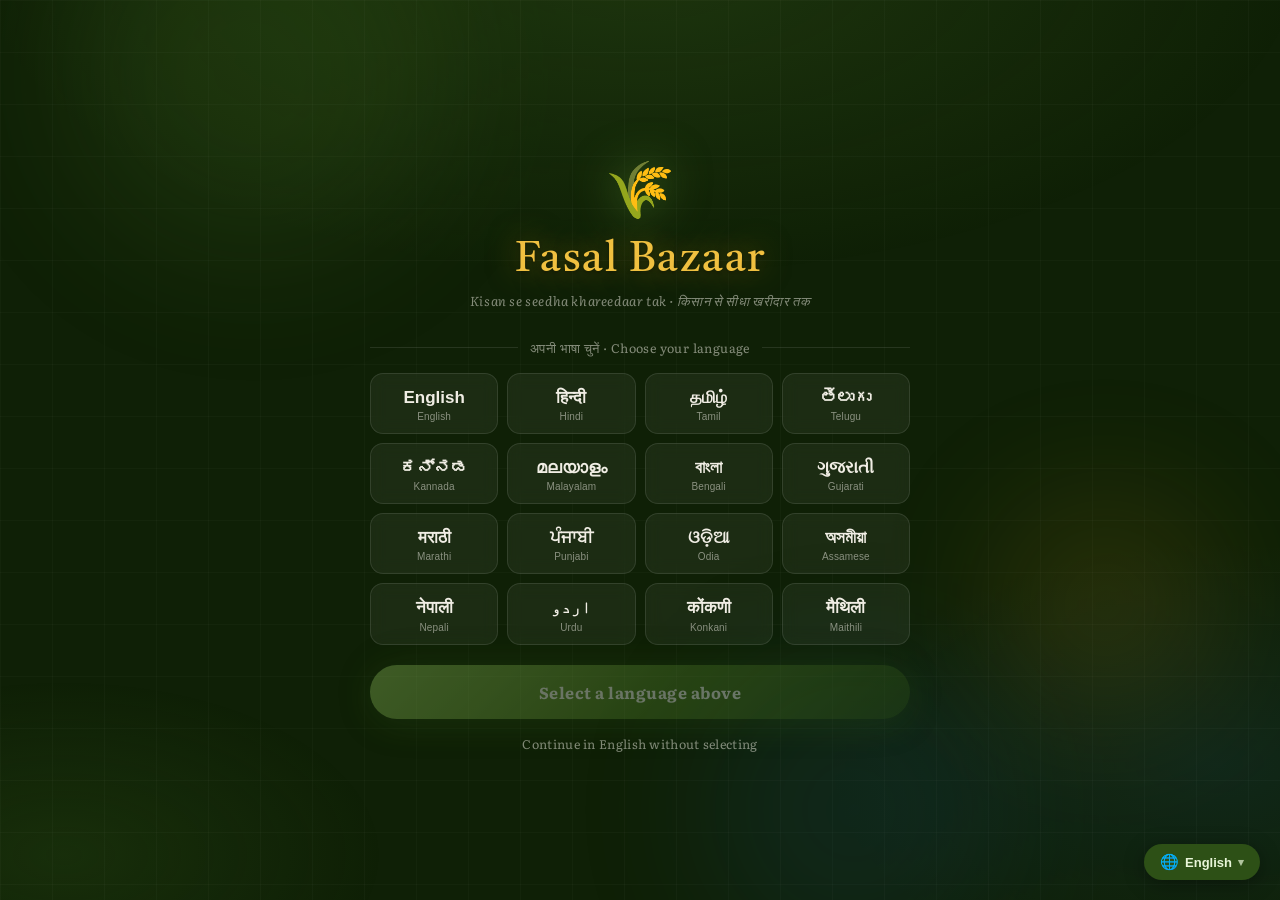
<file: templates/index.html>
<!doctype html>
<html lang="en">
  <head>
    <script>
      // Redirect to language selector if this is their first visit
      if (!localStorage.getItem("fb_lang")) {
        window.location.replace("language-select.html");
      }
    </script>
    <meta charset="UTF-8" />
    <meta name="viewport" content="width=device-width, initial-scale=1.0" />
    <title>Fasal Bazaar - Home</title>
    <link rel="stylesheet" href="styles.css" />
    <link
      rel="stylesheet"
      href="https://cdnjs.cloudflare.com/ajax/libs/font-awesome/6.4.0/css/all.min.css"
    />
  </head>
  <body>
    <header>
      <div class="container">
        <div class="header-content">
          <a
            href="Homepage.html"
            class="logo"
            style="text-decoration: none; color: inherit"
            >Fasal Bazaar</a
          >
          <div class="search-bar" style="position: relative">
            <input
              type="text"
              placeholder="Search Crops, Fruits and more"
              id="searchInput"
              style="padding-right: 90px"
            />
            <button
              onclick="performSearch()"
              style="
                position: absolute;
                right: 5px;
                top: 50%;
                transform: translateY(-50%);
                background: #1a5490;
                color: white;
                border: none;
                padding: 8px 15px;
                border-radius: 4px;
                cursor: pointer;
                font-size: 14px;
              "
            >
              Search
            </button>
          </div>
          <div class="header-right">
            <span
              class="pincode-section"
              onclick="openPincodeModal()"
              title="Set your location"
            >
              <i class="fas fa-map-marker-alt"></i>
              <span id="locationDisplay">Enter Pincode</span>
            </span>
            <div id="userSection">
              <a
                href="#"
                class="user-link"
                id="authButton"
                onclick="openAuthModal()"
                >&#128100; Sign Up/Sign In</a
              >
            </div>
            <button
              class="cart-icon-btn"
              onclick="openCartSidebar()"
              title="View Cart"
            >
              <i class="fas fa-shopping-cart"></i>
              <span class="cart-count" id="cartCount">0</span>
            </button>
          </div>
        </div>
      </div>
    </header>

    <nav class="main-nav">
      <div class="container nav-container">
        <div class="nav-dropdown">
          <button
            class="nav-btn dropdown-toggle"
            onclick="filterByCategory('Grains', event)"
          >
            Grains <i class="fas fa-chevron-down"></i>
          </button>
          <div class="dropdown-menu">
            <a href="#" onclick="searchCrop('Bajra')">Bajra</a>
            <a href="#" onclick="searchCrop('Basmati Rice')">Basmati Rice</a>
            <a href="#" onclick="searchCrop('Jowar')">Jowar</a>
            <a href="#" onclick="searchCrop('Maize')">Maize</a>
            <a href="#" onclick="searchCrop('Paddy')">Paddy</a>
            <a href="#" onclick="searchCrop('Ragi')">Ragi</a>
            <a href="#" onclick="searchCrop('Rice')">Rice</a>
            <a href="#" onclick="searchCrop('Wheat')">Wheat</a>
            <a href="#" onclick="searchCrop('Barley')">Barley</a>
            <a href="#" onclick="searchCrop('Millet')">Millet</a>
          </div>
        </div>

        <div class="nav-dropdown">
          <button
            class="nav-btn dropdown-toggle"
            onclick="filterByCategory('Pulses', event)"
          >
            Pulses <i class="fas fa-chevron-down"></i>
          </button>
          <div class="dropdown-menu">
            <a href="#" onclick="searchCrop('Chana')">Chana</a>
            <a href="#" onclick="searchCrop('Masoor')">Masoor</a>
            <a href="#" onclick="searchCrop('Moong')">Moong</a>
            <a href="#" onclick="searchCrop('Tur')">Tur</a>
            <a href="#" onclick="searchCrop('Urad')">Urad</a>
            <a href="#" onclick="searchCrop('Green Peas')">Green Peas</a>
            <a href="#" onclick="searchCrop('Rajma')">Rajma</a>
            <a href="#" onclick="searchCrop('Horse Gram')">Horse Gram</a>
          </div>
        </div>

        <div class="nav-dropdown">
          <button
            class="nav-btn dropdown-toggle"
            onclick="filterByCategory('Vegetables', event)"
          >
            Vegetables <i class="fas fa-chevron-down"></i>
          </button>
          <div class="dropdown-menu">
            <a href="#" onclick="searchCrop('Tomato')">Tomato</a>
            <a href="#" onclick="searchCrop('Potato')">Potato</a>
            <a href="#" onclick="searchCrop('Onion')">Onion</a>
            <a href="#" onclick="searchCrop('Cabbage')">Cabbage</a>
            <a href="#" onclick="searchCrop('Cauliflower')">Cauliflower</a>
            <a href="#" onclick="searchCrop('Carrot')">Carrot</a>
            <a href="#" onclick="searchCrop('Brinjal')">Brinjal</a>
            <a href="#" onclick="searchCrop('Ladys Finger')">Ladys Finger</a>
            <a href="#" onclick="searchCrop('Cucumber')">Cucumber</a>
            <a href="#" onclick="searchCrop('Capsicum')">Capsicum</a>
          </div>
        </div>

        <div class="nav-dropdown">
          <button
            class="nav-btn dropdown-toggle"
            onclick="filterByCategory('Fruits', event)"
          >
            Fruits <i class="fas fa-chevron-down"></i>
          </button>
          <div class="dropdown-menu">
            <a href="#" onclick="searchCrop('Apple')">Apple</a>
            <a href="#" onclick="searchCrop('Banana')">Banana</a>
            <a href="#" onclick="searchCrop('Mango')">Mango</a>
            <a href="#" onclick="searchCrop('Grapes')">Grapes</a>
            <a href="#" onclick="searchCrop('Orange')">Orange</a>
            <a href="#" onclick="searchCrop('Pomegranate')">Pomegranate</a>
            <a href="#" onclick="searchCrop('Papaya')">Papaya</a>
            <a href="#" onclick="searchCrop('Watermelon')">Watermelon</a>
            <a href="#" onclick="searchCrop('Guava')">Guava</a>
            <a href="#" onclick="searchCrop('Strawberry')">Strawberry</a>
          </div>
        </div>

        <div class="nav-dropdown">
          <button
            class="nav-btn dropdown-toggle"
            onclick="filterByCategory('Oilseeds', event)"
          >
            Oilseeds <i class="fas fa-chevron-down"></i>
          </button>
          <div class="dropdown-menu">
            <a href="#" onclick="searchCrop('Groundnut')">Groundnut</a>
            <a href="#" onclick="searchCrop('Mustard')">Mustard</a>
            <a href="#" onclick="searchCrop('Soyabean')">Soyabean</a>
            <a href="#" onclick="searchCrop('Sunflower Seed')">Sunflower Seed</a>
            <a href="#" onclick="searchCrop('Sesame')">Sesame</a>
            <a href="#" onclick="searchCrop('Castor Seed')">Castor Seed</a>
            <a href="#" onclick="searchCrop('Cotton')">Cotton</a>
            <a href="#" onclick="searchCrop('Coconut')">Coconut</a>
          </div>
        </div>

        <div class="nav-dropdown">
          <button
            class="nav-btn dropdown-toggle"
            onclick="filterByCategory('Spices', event)"
          >
            Spices &amp; Fibers <i class="fas fa-chevron-down"></i>
          </button>
          <div class="dropdown-menu">
            <a href="#" onclick="searchCrop('Turmeric')">Turmeric</a>
            <a href="#" onclick="searchCrop('Ginger')">Ginger</a>
            <a href="#" onclick="searchCrop('Garlic')">Garlic</a>
            <a href="#" onclick="searchCrop('Dry Chilli')">Dry Chilli</a>
            <a href="#" onclick="searchCrop('Coriander')">Coriander</a>
            <a href="#" onclick="searchCrop('Jeera')">Jeera</a>
            <a href="#" onclick="searchCrop('Pepper')">Pepper</a>
            <a href="#" onclick="searchCrop('Cardamom')">Cardamom</a>
            <a href="#" onclick="searchCrop('Jute')">Jute</a>
            <a href="#" onclick="searchCrop('Tea')">Tea</a>
          </div>
        </div>
        <div class="nav-dropdown">
          <button class="nav-btn" onclick="window.location.href = 'mandi.html'">
            🌾 Mandi Prices
          </button>
        </div>
        <div class="nav-dropdown">
          <button class="nav-btn nav-btn-sell" onclick="window.location.href='chat-listing.html'">
            🌾 Sell Crops
          </button>
        </div>
        <div class="nav-dropdown">
          <button class="nav-btn nav-btn-buy" onclick="window.location.href='chat-listing.html?mode=buyer'">
            🛒 Buy / Request
          </button>
        </div>
      </div>
    </nav>

    <div class="container main-content">
      <div class="listing-tabs">
        <button
          class="listing-tab active"
          onclick="switchListingType('seller')"
        >
          <i class="fas fa-tractor"></i> Seller Listings
        </button>
        <button class="listing-tab" onclick="switchListingType('buyer')">
          <i class="fas fa-shopping-cart"></i> Buyer Requests
        </button>
      </div>

      <section class="commodity-section">
        <div class="section-header">
          <h2 id="commodityTitle">Commodity</h2>
        </div>
        <div class="commodity-table">
          <table id="commodityTable">
            <thead id="commodityTableHead">
              <tr>
                <th>Crop</th>
                <th>City</th>
                <th>Amount</th>
                <th>Price</th>
                <th>Seller</th>
              </tr>
            </thead>
            <tbody id="commodityBody"></tbody>
          </table>
        </div>
      </section>

      <section class="deals-section">
        <div class="section-header">
          <h2 id="dealsTitle">
            Grab the best deal on <span class="highlight">Crops</span>
          </h2>
          <div style="display: flex; align-items: center; gap: 15px">
            <span
              id="activeCategoryBadge"
              style="
                display: none;
                background: #1a5490;
                color: white;
                padding: 4px 12px;
                border-radius: 20px;
                font-size: 13px;
                font-weight: 600;
              "
            >
              <span id="activeCategoryLabel"></span>
              <button
                onclick="clearCategoryFilter()"
                style="
                  background: none;
                  border: none;
                  color: white;
                  cursor: pointer;
                  margin-left: 6px;
                  font-size: 14px;
                "
              >
                &times;
              </button>
            </span>
            <a
              href="#"
              class="view-all"
              onclick="clearFilters(); return false;"
              >View All &rsaquo;</a
            >
          </div>
        </div>
        <div class="products-grid" id="productsGrid"></div>
      </section>

      <section class="cities-section">
        <div class="section-header">
          <h2>Shop From Popular <span class="highlight">Cities</span></h2>
          <a href="#" class="view-all">View All &rsaquo;</a>
        </div>
        <div class="cities-carousel-container">
          <button class="scroll-btn left" onclick="scrollCities('left')">
            &lt;
          </button>
          <div class="cities-scroll" id="citiesScroll">
            <div class="city-btn" onclick="filterByCity('Mumbai')">Mumbai</div>
            <div class="city-btn" onclick="filterByCity('Delhi')">Delhi</div>
            <div class="city-btn" onclick="filterByCity('Bengaluru')">Bengaluru</div>
            <div class="city-btn" onclick="filterByCity('Hyderabad')">Hyderabad</div>
            <div class="city-btn" onclick="filterByCity('Ahmedabad')">Ahmedabad</div>
            <div class="city-btn" onclick="filterByCity('Chennai')">Chennai</div>
            <div class="city-btn" onclick="filterByCity('Kolkata')">Kolkata</div>
            <div class="city-btn" onclick="filterByCity('Pune')">Pune</div>
            <div class="city-btn" onclick="filterByCity('Jaipur')">Jaipur</div>
            <div class="city-btn" onclick="filterByCity('Surat')">Surat</div>
            <div class="city-btn" onclick="filterByCity('Lucknow')">Lucknow</div>
            <div class="city-btn" onclick="filterByCity('Kanpur')">Kanpur</div>
            <div class="city-btn" onclick="filterByCity('Nagpur')">Nagpur</div>
            <div class="city-btn" onclick="filterByCity('Indore')">Indore</div>
            <div class="city-btn" onclick="filterByCity('Bhopal')">Bhopal</div>
            <div class="city-btn" onclick="filterByCity('Patna')">Patna</div>
          </div>
          <button class="scroll-btn right" onclick="scrollCities('right')">
            &gt;
          </button>
        </div>
      </section>
    </div>

    <div
      id="cartOverlay"
      class="cart-overlay"
      onclick="closeCartSidebar()"
    ></div>
    <div id="cartSidebar" class="cart-sidebar">
      <div class="cart-sidebar-header">
        <h3><i class="fas fa-shopping-cart"></i> Your Cart</h3>
        <button class="cart-close-btn" onclick="closeCartSidebar()">
          &times;
        </button>
      </div>
      <div class="cart-sidebar-body" id="cartSidebarItems">
        <div class="cart-empty">
          <i
            class="fas fa-shopping-basket"
            style="font-size: 48px; color: #ddd; margin-bottom: 15px"
          ></i>
          <p>Your cart is empty</p>
        </div>
      </div>
      <div
        class="cart-sidebar-footer"
        id="cartSidebarFooter"
        style="display: none"
      >
        <div class="cart-total-row">
          <span>Total</span>
          <span id="cartSidebarTotal">&#8377;0</span>
        </div>
        <a href="checkout.html" class="cart-checkout-btn"
          >Proceed to Checkout</a
        >
      </div>
    </div>

    <div id="authModal" class="modal">
      <div class="modal-content auth-modal-content">
        <span class="close" onclick="closeAuthModal()">&times;</span>
        <div class="auth-tabs">
          <button class="auth-tab active" onclick="switchAuthTab('login')">
            Login
          </button>
          <button class="auth-tab" onclick="switchAuthTab('signup')">
            Sign Up
          </button>
        </div>
        <div id="loginForm" class="auth-form active">
          <h2>Welcome Back</h2>
          <form onsubmit="handleLogin(event)">
            <div class="form-group">
              <label>User ID / Email</label>
              <input
                type="text"
                id="loginUserId"
                required
                placeholder="Enter your user ID or email"
              />
            </div>
            <div class="form-group">
              <label>Password</label>
              <input
                type="password"
                id="loginPassword"
                required
                placeholder="Enter your password"
              />
            </div>
            <button type="submit" class="auth-submit-btn">Login</button>
          </form>
          <div class="auth-divider"><span>OR</span></div>
          <button class="google-login-btn" onclick="handleGoogleLogin()">
            <i class="fab fa-google"></i> Continue with Google
          </button>
          <p class="auth-switch">
            Don't have an account?
            <a href="#" onclick="switchAuthTab('signup')">Sign Up</a>
          </p>
        </div>
        <div id="signupForm" class="auth-form">
          <h2>Create Account</h2>
          <!-- BUG FIX B5: Removed signupUserId field — backend auth.py does not use it -->
          <form onsubmit="handleSignup(event)">
            <div class="form-group">
              <label>Full Name</label>
              <input
                type="text"
                id="signupName"
                required
                placeholder="Enter your full name"
              />
            </div>
            <div class="form-group">
              <label>Email</label>
              <input
                type="email"
                id="signupEmail"
                required
                placeholder="Enter your email"
              />
            </div>
            <div class="form-group">
              <label>Phone Number</label>
              <input
                type="tel"
                id="signupPhone"
                required
                placeholder="Enter your phone number"
              />
            </div>
            <div class="form-group">
              <label>Password</label>
              <input
                type="password"
                id="signupPassword"
                required
                placeholder="Create a password"
              />
            </div>
            <div class="form-group">
              <label>I am a:</label>
              <select id="signupRole" required>
                <option value="">Select Role</option>
                <option value="buyer">Buyer</option>
                <option value="seller">Farmer/Seller</option>
                <option value="both">Both</option>
              </select>
            </div>
            <button type="submit" class="auth-submit-btn">Sign Up</button>
          </form>
          <div class="auth-divider"><span>OR</span></div>
          <button class="google-login-btn" onclick="handleGoogleLogin()">
            <i class="fab fa-google"></i> Sign up with Google
          </button>
          <p class="auth-switch">
            Already have an account?
            <a href="#" onclick="switchAuthTab('login')">Login</a>
          </p>
        </div>
      </div>
    </div>

    <div id="pincodeModal" class="modal">
      <div class="modal-content pincode-modal-content">
        <span class="close" onclick="closePincodeModal()">&times;</span>
        <h2>Enter Your Pincode</h2>
        <div class="form-group">
          <input
            type="text"
            id="pincodeInput"
            placeholder="Enter 6-digit pincode"
            maxlength="6"
            pattern="[0-9]{6}"
          />
          <button
            onclick="fetchLocation()"
            class="auth-submit-btn"
            style="margin-top: 15px"
          >
            Get Location
          </button>
        </div>
        <div id="locationResult" style="margin-top: 20px; color: #333"></div>
      </div>
    </div>

    <footer>
      <div
        class="container footer-content"
        style="
          grid-template-columns: 1fr;
          justify-items: center;
          text-align: center;
        "
      >
        <div class="footer-section">
          <h3>Most Popular Categories</h3>
          <ul class="footer-categories">
            <li onclick="filterByCategory('Grains', event)">Grains</li>
            <li onclick="filterByCategory('Pulses', event)">Pulses</li>
            <li onclick="filterByCategory('Vegetables', event)">Vegetables</li>
            <li onclick="filterByCategory('Fruits', event)">Fruits</li>
            <li onclick="filterByCategory('Oilseeds', event)">Oilseeds</li>
            <li onclick="filterByCategory('Spices', event)">Spices &amp; Fibers</li>
          </ul>
        </div>
      </div>
      <div class="footer-bottom">
        <div class="container">
          <p>&copy; 2025 All rights reserved. Fasal Bazaar Ltd.</p>
        </div>
      </div>
    </footer>

    <!-- BUG FIX B1: api.js was loaded TWICE (once here, once implicitly via old duplicate tag).
         Now loaded exactly once, in the correct order: api.js → script.js → reverie.js → site-translate.js -->
    <script src="api.js"></script>
    <script src="script.js"></script>
    <script src="reverie.js"></script>
    <script src="site-translate.js"></script>
  </body>
</html>
</file>
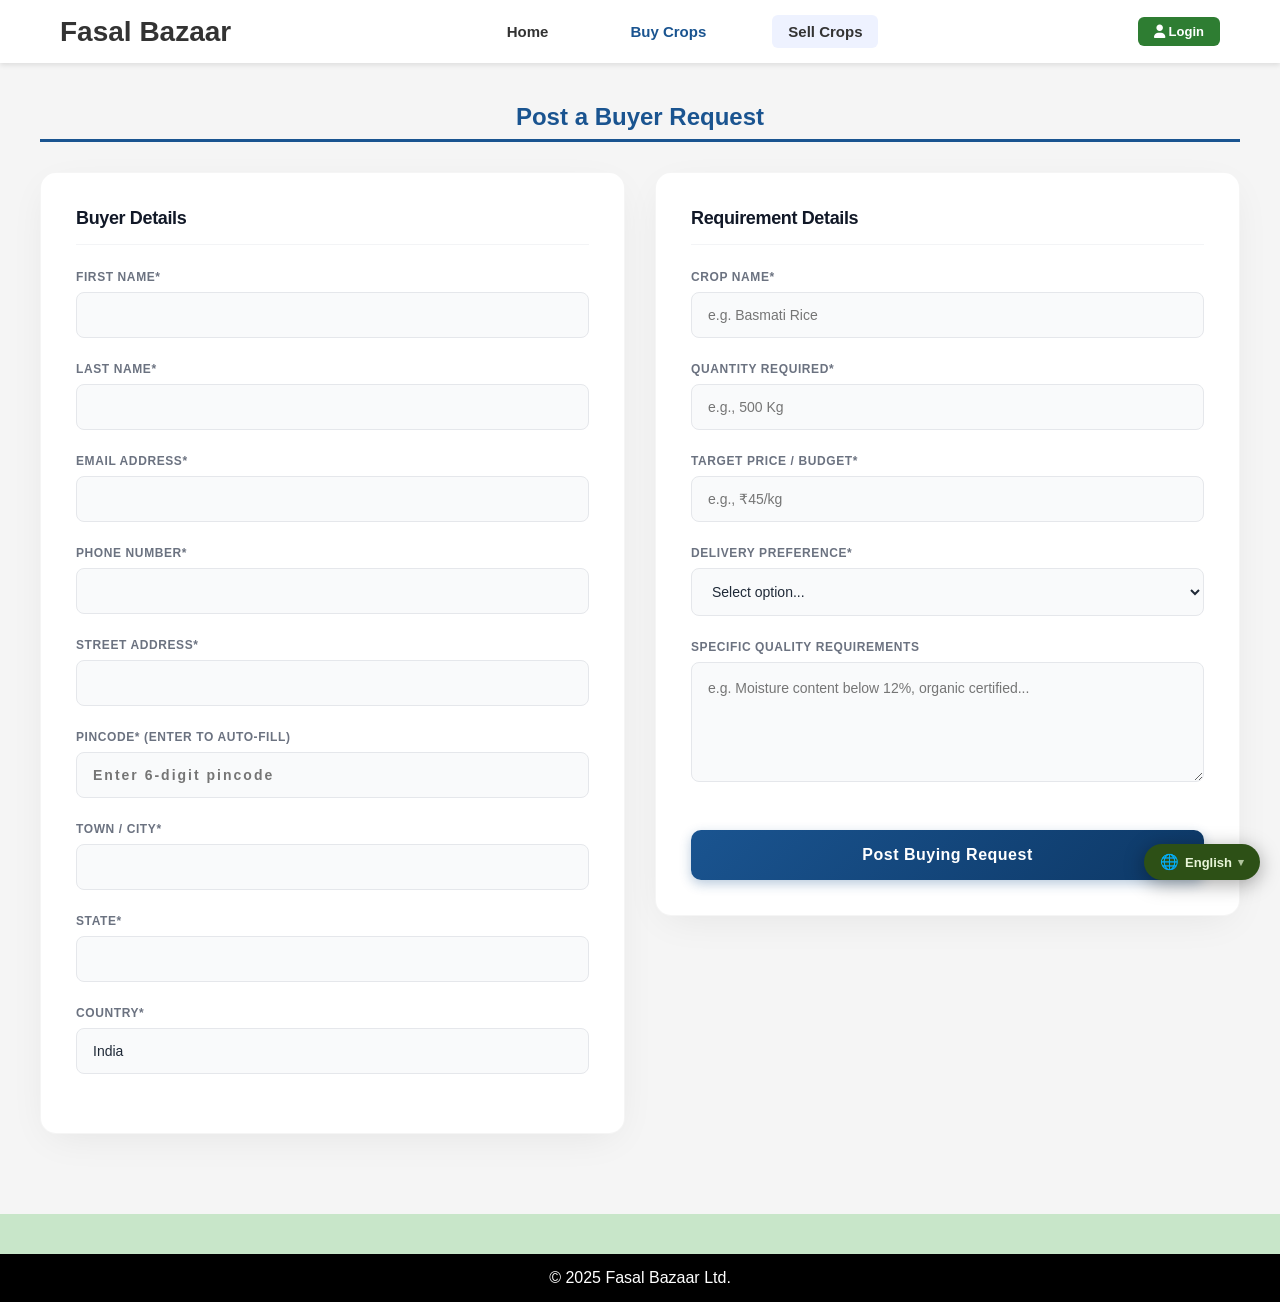
<file: templates/buying.html>
<!doctype html>
<html lang="en">
  <head>
    <meta charset="UTF-8" />
    <meta name="viewport" content="width=device-width, initial-scale=1.0" />
    <title>Buy Crops - Fasal Bazaar</title>
    <link rel="stylesheet" href="styles.css" />
    <link
      rel="stylesheet"
      href="https://cdnjs.cloudflare.com/ajax/libs/font-awesome/6.4.0/css/all.min.css"
    />
  </head>
  <body>
    <header>
      <div class="container">
        <div class="header-content" style="justify-content: space-between">
          <a
            href="index.html"
            class="logo"
            style="text-decoration: none; color: inherit"
            >Fasal Bazaar</a
          >
          <nav
            class="main-nav"
            style="background: transparent; padding: 0; box-shadow: none"
          >
            <div class="nav-container" style="gap: 50px">
              <a
                href="index.html"
                style="color: #333; text-decoration: none; font-weight: 600"
                >Home</a
              >
              <a
                href="buying.html"
                style="color: #1a5490; text-decoration: none; font-weight: 600"
                >Buy Crops</a
              >
              <a
                href="selling.html"
                style="color: #333; text-decoration: none; font-weight: 600"
                >Sell Crops</a
              >
            </div>
          </nav>
          <div id="userSection"></div>
        </div>
      </div>
    </header>

    <div class="container form-container">
      <div class="progress-tabs">
        <div class="tab active">Post a Buyer Request</div>
      </div>

      <form id="buyingForm" class="checkout-form">
        <div class="form-grid">
          <div class="form-left">
            <h3>Buyer Details</h3>

            <div class="form-group">
              <label for="firstName">First Name*</label>
              <input type="text" id="firstName" required />
            </div>

            <div class="form-group">
              <label for="lastName">Last Name*</label>
              <input type="text" id="lastName" required />
            </div>

            <div class="form-group">
              <label for="email">Email Address*</label>
              <input type="email" id="email" required />
            </div>

            <div class="form-group">
              <label for="phone">Phone Number*</label>
              <input type="tel" id="phone" required />
            </div>

            <div class="form-group">
              <label for="street">Street Address*</label>
              <input type="text" id="street" required />
            </div>

            <div class="form-group">
              <label for="postcode">Pincode* (Enter to auto-fill)</label>
              <input
                type="text"
                id="postcode"
                maxlength="6"
                placeholder="Enter 6-digit pincode"
                required
              />
              <small
                id="locationMsg"
                style="display: block; margin-top: 5px; font-size: 12px"
              ></small>
            </div>

            <div class="form-group">
              <label for="city">Town / City*</label>
              <input type="text" id="city" required />
            </div>

            <div class="form-group">
              <label for="state">State*</label>
              <input type="text" id="state" required />
            </div>

            <div class="form-group">
              <label for="country">Country*</label>
              <input type="text" id="country" value="India" required />
            </div>
          </div>

          <div class="form-right">
            <h3>Requirement Details</h3>

            <div class="form-group">
              <label for="cropName">Crop Name*</label>
              <input
                type="text"
                id="cropName"
                placeholder="e.g. Basmati Rice"
                required
              />
            </div>

            <div class="form-group">
              <label for="amountRequired">Quantity Required*</label>
              <input
                type="text"
                id="amountRequired"
                placeholder="e.g., 500 Kg"
                required
              />
            </div>

            <div class="form-group">
              <label for="startingCost">Target Price / Budget*</label>
              <input
                type="text"
                id="startingCost"
                placeholder="e.g., ₹45/kg"
                required
              />
            </div>

            <div class="form-group">
              <label for="deliveryPayable">Delivery Preference*</label>
              <select id="deliveryPayable" required>
                <option value="">Select option...</option>
                <option value="Buyer Arranges Transport">
                  I will arrange transport
                </option>
                <option value="Seller Must Deliver">
                  Seller must deliver (Included in price)
                </option>
                <option value="Negotiable">Negotiable</option>
              </select>
            </div>

            <div class="form-group">
              <label for="requirements">Specific Quality Requirements</label>
              <textarea
                id="requirements"
                rows="4"
                placeholder="e.g. Moisture content below 12%, organic certified..."
              ></textarea>
            </div>

            <button type="submit" class="submit-btn" style="margin-top: 20px">
              Post Buying Request
            </button>
          </div>
        </div>
      </form>
    </div>

    <footer>
      <div class="footer-bottom">
        <div class="container">
          <p>&copy; 2025 Fasal Bazaar Ltd.</p>
        </div>
      </div>
    </footer>
    <script src="api.js"></script>
    <script src="reverie.js"></script>
    <script src="site-translate.js"></script>
    <script src="buying-script.js"></script>
  </body>
</html>
</file>
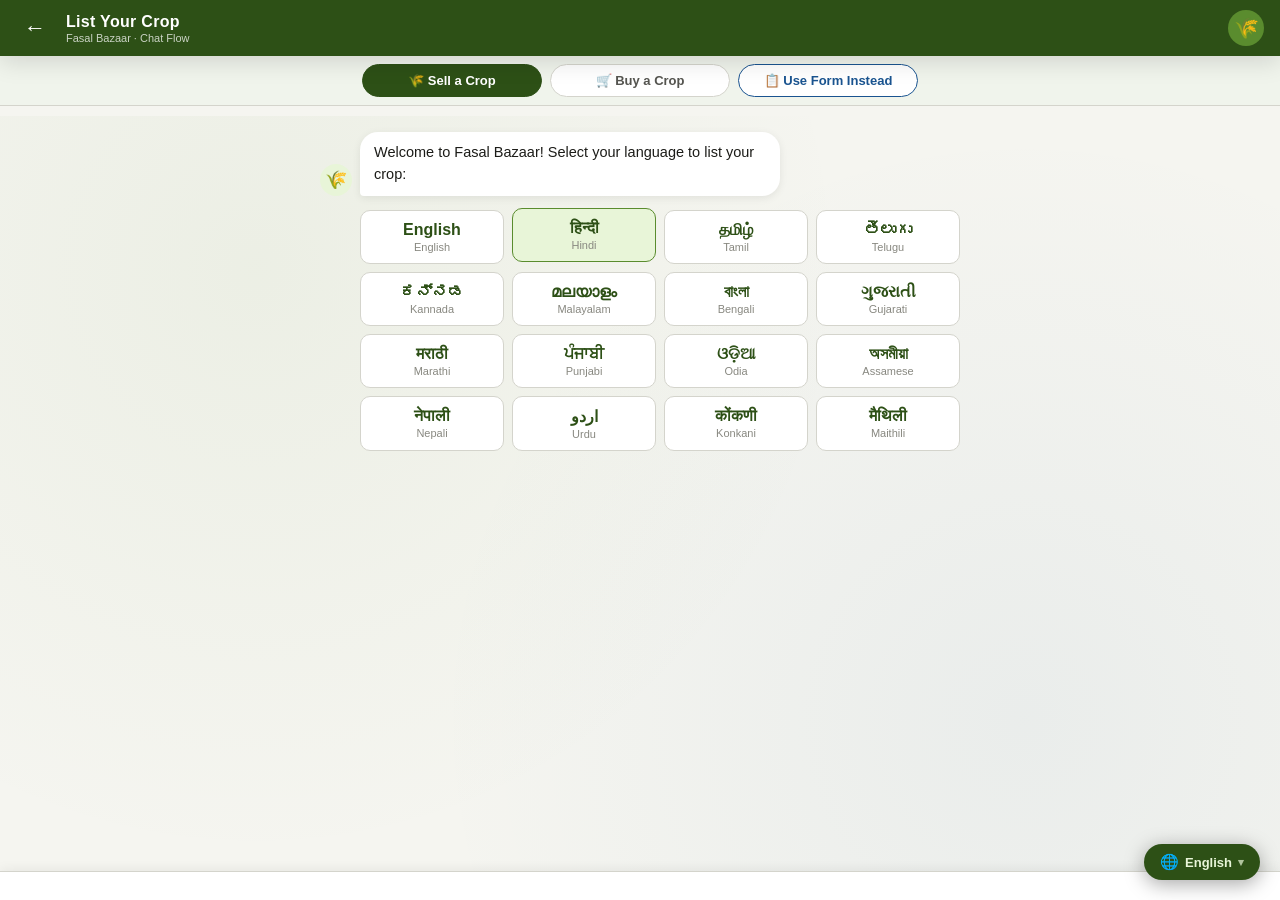
<file: templates/chat-listing.html>
<!doctype html>
<html lang="en">
  <head>
    <meta charset="UTF-8" />
    <meta name="viewport" content="width=device-width, initial-scale=1.0" />
    <title>List Your Crop — Fasal Bazaar</title>
    <style>
      /* ── Reset & tokens ─────────────────────────────────────────────── */
      *,
      *::before,
      *::after {
        box-sizing: border-box;
        margin: 0;
        padding: 0;
      }

      :root {
        --green-dark: #2d5016;
        --green: #5a8c2e;
        --green-light: #7ab340;
        --green-pale: #e8f5d8;
        --blue: #1a5490;
        --bg: #f5f5f0;
        --white: #ffffff;
        --gray-1: #f0f0ec;
        --gray-2: #d4d4cc;
        --gray-3: #888880;
        --text: #1c1c18;
        --text-light: #555550;
        --shadow-sm: 0 2px 8px rgba(0, 0, 0, 0.08);
        --shadow-md: 0 6px 24px rgba(0, 0, 0, 0.13);
        --r-sm: 10px;
        --r-md: 16px;
        --r-lg: 24px;
      }

      body {
        font-family: "Segoe UI", Tahoma, Geneva, Verdana, sans-serif;
        background: var(--bg);
        color: var(--text);
        height: 100dvh;
        display: flex;
        flex-direction: column;
        overflow: hidden;
      }

      /* ── Top bar ─────────────────────────────────────────────────────── */
      .topbar {
        background: var(--green-dark);
        color: var(--white);
        padding: 0 16px;
        height: 56px;
        display: flex;
        align-items: center;
        gap: 12px;
        flex-shrink: 0;
        box-shadow: var(--shadow-md);
        z-index: 10;
      }

      .topbar-back {
        background: none;
        border: none;
        color: var(--white);
        font-size: 22px;
        cursor: pointer;
        display: flex;
        align-items: center;
        padding: 4px 8px;
        border-radius: 8px;
        transition: background 0.2s;
      }
      .topbar-back:hover {
        background: rgba(255, 255, 255, 0.15);
      }

      .topbar-info {
        flex: 1;
      }
      .topbar-title {
        font-size: 16px;
        font-weight: 700;
        letter-spacing: 0.3px;
      }
      .topbar-sub {
        font-size: 11px;
        opacity: 0.75;
        margin-top: 1px;
      }

      .topbar-avatar {
        width: 36px;
        height: 36px;
        background: var(--green);
        border-radius: 50%;
        display: flex;
        align-items: center;
        justify-content: center;
        font-size: 20px;
        flex-shrink: 0;
      }

      /* ── Chat background pattern ─────────────────────────────────────── */
      .chat-bg {
        flex: 1;
        overflow-y: auto;
        padding: 16px 12px 12px;
        background:
          radial-gradient(
            circle at 20% 20%,
            rgba(90, 140, 46, 0.06) 0%,
            transparent 50%
          ),
          radial-gradient(
            circle at 80% 80%,
            rgba(26, 84, 144, 0.05) 0%,
            transparent 50%
          ),
          var(--bg);
        scroll-behavior: smooth;
      }

      /* ── Messages ────────────────────────────────────────────────────── */
      #chat-messages {
        display: flex;
        flex-direction: column;
        gap: 10px;
        max-width: 640px;
        margin: 0 auto;
        padding-bottom: 8px;
      }

      .chat-msg {
        display: flex;
        gap: 8px;
        align-items: flex-end;
        animation: fadeUp 0.28s ease both;
      }
      @keyframes fadeUp {
        from {
          opacity: 0;
          transform: translateY(10px);
        }
        to {
          opacity: 1;
          transform: translateY(0);
        }
      }

      .chat-msg.user {
        flex-direction: row-reverse;
      }

      .avatar {
        width: 32px;
        height: 32px;
        border-radius: 50%;
        display: flex;
        align-items: center;
        justify-content: center;
        font-size: 18px;
        flex-shrink: 0;
      }
      .bot-avatar {
        background: var(--green-pale);
      }

      .bubble {
        max-width: min(72%, 420px);
        padding: 10px 14px;
        border-radius: 18px;
        font-size: 14.5px;
        line-height: 1.5;
        word-wrap: break-word;
      }

      .bot-bubble {
        background: var(--white);
        border-bottom-left-radius: 4px;
        box-shadow: var(--shadow-sm);
        color: var(--text);
      }

      .user-bubble {
        background: var(--green-dark);
        color: var(--white);
        border-bottom-right-radius: 4px;
      }

      /* ── Loading indicator ───────────────────────────────────────────── */
      #chat-loading {
        display: none;
        padding-left: 40px;
        animation: fadeUp 0.2s ease both;
      }
      .typing-dots {
        display: inline-flex;
        gap: 4px;
        background: var(--white);
        padding: 10px 14px;
        border-radius: 18px;
        border-bottom-left-radius: 4px;
        box-shadow: var(--shadow-sm);
      }
      .typing-dots span {
        width: 7px;
        height: 7px;
        border-radius: 50%;
        background: var(--gray-2);
        animation: blink 1.2s infinite both;
      }
      .typing-dots span:nth-child(2) {
        animation-delay: 0.2s;
      }
      .typing-dots span:nth-child(3) {
        animation-delay: 0.4s;
      }
      @keyframes blink {
        0%,
        80%,
        100% {
          opacity: 0.25;
          transform: scale(0.85);
        }
        40% {
          opacity: 1;
          transform: scale(1);
        }
      }

      /* ── Option chips ────────────────────────────────────────────────── */
      .option-chips {
        display: flex;
        flex-wrap: wrap;
        gap: 8px;
        padding-left: 40px;
        animation: fadeUp 0.28s ease both;
      }

      .chip-btn {
        background: var(--white);
        border: 1.5px solid var(--green);
        color: var(--green-dark);
        border-radius: 20px;
        padding: 7px 16px;
        font-size: 13.5px;
        cursor: pointer;
        font-weight: 600;
        transition:
          background 0.2s,
          color 0.2s,
          transform 0.15s;
      }
      .chip-btn:hover {
        background: var(--green);
        color: var(--white);
        transform: translateY(-1px);
      }
      .chip-btn.skip-btn {
        border-color: var(--gray-2);
        color: var(--gray-3);
      }
      .chip-btn.skip-btn:hover {
        background: var(--gray-2);
        color: var(--text);
      }

      /* ── Language grid ───────────────────────────────────────────────── */
      .lang-grid {
        display: grid;
        grid-template-columns: repeat(auto-fill, minmax(130px, 1fr));
        gap: 8px;
        padding: 4px 0 4px 40px;
        animation: fadeUp 0.28s ease both;
      }

      .lang-btn {
        background: var(--white);
        border: 1.5px solid var(--gray-2);
        border-radius: var(--r-sm);
        padding: 10px 8px;
        cursor: pointer;
        text-align: center;
        transition:
          border-color 0.2s,
          background 0.2s,
          transform 0.15s;
      }
      .lang-btn:hover,
      .lang-btn.selected {
        border-color: var(--green);
        background: var(--green-pale);
        transform: translateY(-2px);
      }
      .lang-btn .native {
        display: block;
        font-size: 16px;
        font-weight: 700;
        color: var(--green-dark);
      }
      .lang-btn .english {
        display: block;
        font-size: 11px;
        color: var(--gray-3);
        margin-top: 2px;
      }

      /* ── Location card ───────────────────────────────────────────────── */
      .location-card {
        background: var(--white);
        border: 1.5px solid var(--green-pale);
        border-radius: var(--r-md);
        padding: 14px;
        margin-left: 40px;
        box-shadow: var(--shadow-sm);
        animation: fadeUp 0.28s ease both;
      }
      .loc-text {
        font-size: 14px;
        color: var(--text);
        margin-bottom: 10px;
        font-weight: 500;
      }

      /* ── Image upload ────────────────────────────────────────────────── */
      .image-upload-area {
        display: flex;
        gap: 8px;
        flex-wrap: wrap;
        padding-left: 40px;
        animation: fadeUp 0.28s ease both;
      }

      /* ── Summary card ────────────────────────────────────────────────── */
      .summary-card {
        background: var(--white);
        border-radius: var(--r-md);
        padding: 16px;
        margin-left: 40px;
        box-shadow: var(--shadow-sm);
        border-left: 4px solid var(--green);
        animation: fadeUp 0.28s ease both;
      }
      .summary-line {
        font-size: 13.5px;
        color: var(--text);
        padding: 5px 0;
        border-bottom: 1px solid var(--gray-1);
      }
      .summary-line:last-child {
        border-bottom: none;
      }

      .summary-actions {
        padding-left: 40px;
      }
      .confirm-btn {
        background: var(--green) !important;
        color: var(--white) !important;
        border-color: var(--green) !important;
      }
      .confirm-btn:hover {
        background: var(--green-dark) !important;
      }

      /* ── Input bar ───────────────────────────────────────────────────── */
      .input-bar {
        background: var(--white);
        border-top: 1px solid var(--gray-2);
        padding: 10px 12px;
        flex-shrink: 0;
        box-shadow: 0 -2px 12px rgba(0, 0, 0, 0.06);
      }

      #chat-input-row {
        display: flex;
        gap: 8px;
        align-items: center;
        max-width: 640px;
        margin: 0 auto;
      }

      .input-actions {
        display: flex;
        gap: 6px;
        max-width: 640px;
        margin: 8px auto 0;
        justify-content: flex-end;
      }

      #chat-input {
        flex: 1;
        border: 1.5px solid var(--gray-2);
        border-radius: 22px;
        padding: 10px 16px;
        font-size: 14px;
        font-family: inherit;
        outline: none;
        background: var(--gray-1);
        color: var(--text);
        transition: border-color 0.2s;
      }
      #chat-input:focus {
        border-color: var(--green);
        background: var(--white);
      }

      .icon-btn {
        width: 40px;
        height: 40px;
        border-radius: 50%;
        border: none;
        cursor: pointer;
        display: flex;
        align-items: center;
        justify-content: center;
        font-size: 18px;
        flex-shrink: 0;
        transition:
          background 0.2s,
          transform 0.15s;
      }
      .icon-btn:hover {
        transform: scale(1.1);
      }

      #chat-mic {
        background: var(--gray-1);
        color: var(--text);
      }
      #chat-mic.recording {
        background: #e53935;
        animation: pulse-mic 0.8s infinite alternate;
      }
      @keyframes pulse-mic {
        from {
          box-shadow: 0 0 0 0 rgba(229, 57, 53, 0.4);
        }
        to {
          box-shadow: 0 0 0 8px rgba(229, 57, 53, 0);
        }
      }

      #chat-send {
        background: var(--green);
        color: var(--white);
      }
      #chat-send:hover {
        background: var(--green-dark);
      }

      #chat-skip,
      #chat-done {
        background: none;
        border: 1.5px solid var(--gray-2);
        border-radius: 20px;
        padding: 6px 14px;
        font-size: 12.5px;
        cursor: pointer;
        color: var(--gray-3);
        font-family: inherit;
        transition: background 0.2s;
      }
      #chat-skip:hover,
      #chat-done:hover {
        background: var(--gray-1);
        color: var(--text);
      }
      #chat-done {
        border-color: var(--green);
        color: var(--green-dark);
      }

      /* ── Scrollbar ───────────────────────────────────────────────────── */
      .chat-bg::-webkit-scrollbar {
        width: 5px;
      }
      .chat-bg::-webkit-scrollbar-track {
        background: transparent;
      }
      .chat-bg::-webkit-scrollbar-thumb {
        background: var(--gray-2);
        border-radius: 3px;
      }

      /* ── Responsive ──────────────────────────────────────────────────── */
      @media (max-width: 480px) {
        .bubble {
          max-width: 85%;
        }
        .lang-grid {
          grid-template-columns: repeat(auto-fill, minmax(110px, 1fr));
        }
      }
    </style>
  </head>
  <body>
    <!-- Top bar -->
    <header class="topbar">
      <button class="topbar-back" onclick="history.back()" title="Go back">
        &#8592;
      </button>
      <div class="topbar-info">
        <div class="topbar-title" id="topbar-title-text">List Your Crop</div>
        <div class="topbar-sub">Fasal Bazaar · Chat Flow</div>
      </div>
      <div class="topbar-avatar">🌾</div>
    </header>

    <!-- Mode switcher pill — seller / buyer tabs -->
    <div
      style="
        background: #f0f4ec;
        border-bottom: 1px solid #d4d4cc;
        padding: 8px 12px;
        display: flex;
        gap: 8px;
        justify-content: center;
        align-items: center;
        flex-shrink: 0;
      "
    >
      <button
        id="modeSeller"
        onclick="ChatListing.setMode('seller')"
        style="
          flex: 1;
          max-width: 180px;
          padding: 8px 0;
          border-radius: 20px;
          border: 1.5px solid #5a8c2e;
          font-size: 13px;
          font-weight: 700;
          cursor: pointer;
          transition: all 0.2s;
          background: #2d5016;
          color: #fff;
        "
      >
        🌾 Sell a Crop
      </button>
      <button
        id="modeBuyer"
        onclick="ChatListing.setMode('buyer')"
        style="
          flex: 1;
          max-width: 180px;
          padding: 8px 0;
          border-radius: 20px;
          border: 1.5px solid #d4d4cc;
          font-size: 13px;
          font-weight: 700;
          cursor: pointer;
          transition: all 0.2s;
          background: #fff;
          color: #555550;
        "
      >
        🛒 Buy a Crop
      </button>
      <a
        href="selling.html"
        style="
          flex: 1;
          max-width: 180px;
          padding: 8px 0;
          border-radius: 20px;
          border: 1.5px solid #1a5490;
          font-size: 13px;
          font-weight: 700;
          cursor: pointer;
          transition: all 0.2s;
          background: #fff;
          color: #1a5490;
          text-align: center;
          text-decoration: none;
          display: block;
        "
      >
        📋 Use Form Instead
      </a>
    </div>

    <style>
      #modeSeller.active {
        background: #2d5016 !important;
        color: #fff !important;
        border-color: #2d5016 !important;
      }
      #modeBuyer.active {
        background: #1a5490 !important;
        color: #fff !important;
        border-color: #1a5490 !important;
      }
    </style>
    <div
      id="quick-replies"
      style="
        display: flex;
        gap: 10px;
        margin-bottom: 10px;
        padding: 0 15px;
        overflow-x: auto;
      "
    ></div>
    <!-- Chat area -->
    <div class="chat-bg" id="chat-scroll">
      <div id="chat-messages"></div>

      <!-- Typing loader -->
      <div id="chat-loading" style="padding-left: 40px; margin-top: 6px">
        <div class="typing-dots"><span></span><span></span><span></span></div>
      </div>
    </div>

    <!-- Input bar -->
    <div class="input-bar">
      <div id="chat-input-row">
        <button class="icon-btn" id="chat-mic" title="Voice input">🎙️</button>
        <input
          type="text"
          id="chat-input"
          placeholder="Type your answer…"
          autocomplete="off"
          autocorrect="off"
          spellcheck="false"
        />
        <button class="icon-btn" id="chat-send" title="Send">&#10148;</button>
      </div>
      <div class="input-actions">
        <button id="chat-skip">⏭ Skip</button>
        <button id="chat-done">✓ Done</button>
      </div>
    </div>

    <!-- Dependencies -->
    <script src="api.js"></script>
    <script src="reverie.js"></script>
    <script src="site-translate.js"></script>
    <script src="chat-listing.js"></script>
  </body>
</html>
</file>
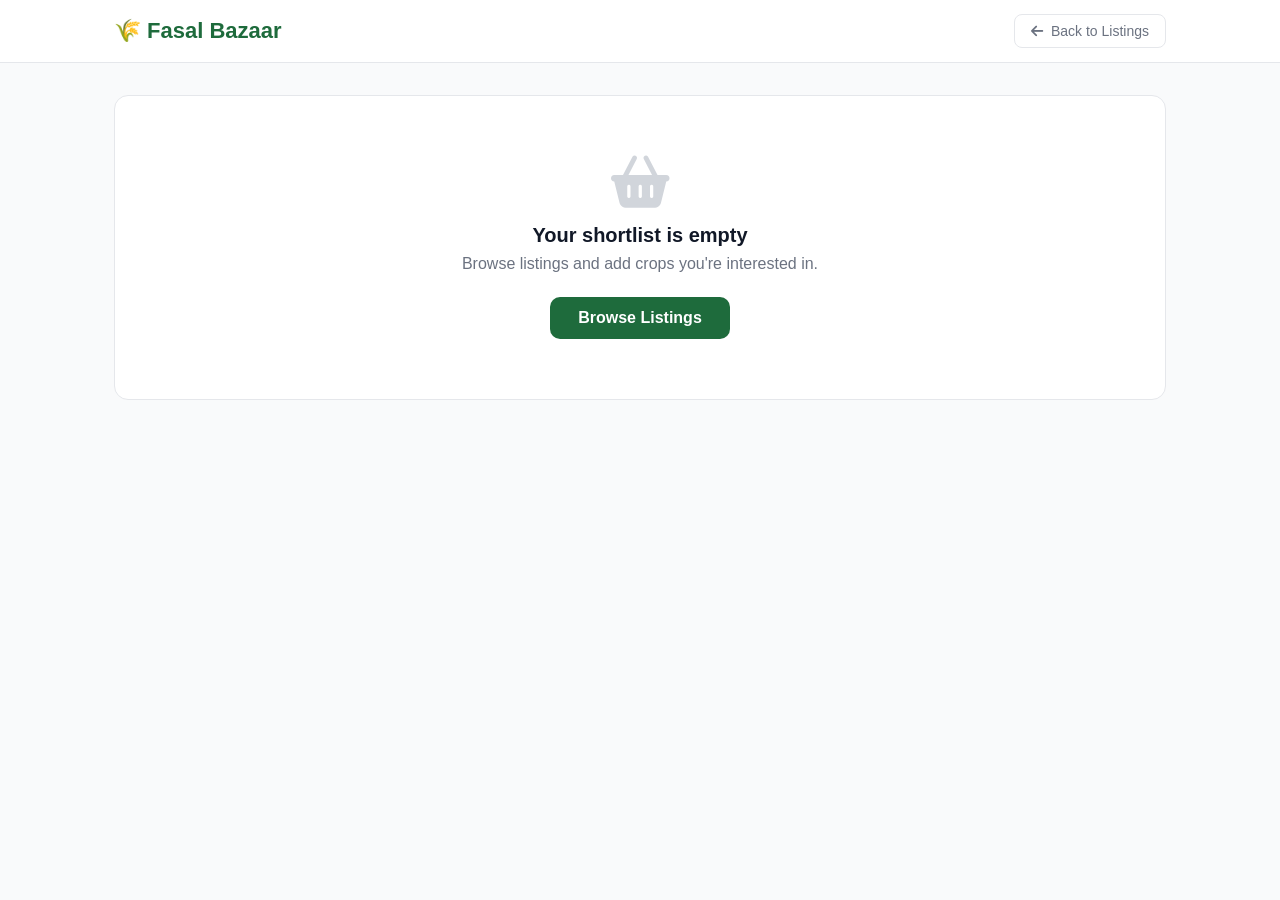
<file: templates/checkout.html>
<!DOCTYPE html>
<html lang="en">
<head>
  <meta charset="UTF-8" />
  <meta name="viewport" content="width=device-width, initial-scale=1.0" />
  <title>Fasal Bazaar – Shortlist & Contact</title>
  <link rel="stylesheet" href="https://cdnjs.cloudflare.com/ajax/libs/font-awesome/6.4.0/css/all.min.css" />
  <style>
    *, *::before, *::after { box-sizing: border-box; margin: 0; padding: 0; }

    :root {
      --green:      #1e6b3c;
      --green-dark: #144d2a;
      --green-light:#e8f5ee;
      --blue:       #1a5490;
      --blue-light: #e8f0fb;
      --red:        #e53935;
      --gray:       #6b7280;
      --border:     #e5e7eb;
      --bg:         #f9fafb;
      --white:      #ffffff;
      --text:       #111827;
    }

    body { font-family: 'Segoe UI', Tahoma, sans-serif; background: var(--bg); color: var(--text); min-height: 100vh; }

    /* ── Header ── */
    header { background: var(--white); border-bottom: 1px solid var(--border); padding: 14px 0; position: sticky; top: 0; z-index: 100; }
    .header-inner { max-width: 1100px; margin: 0 auto; padding: 0 24px; display: flex; align-items: center; justify-content: space-between; }
    .logo { font-size: 22px; font-weight: 800; color: var(--green); text-decoration: none; }
    .back-btn { display: flex; align-items: center; gap: 8px; background: none; border: 1px solid var(--border); border-radius: 8px; padding: 8px 16px; cursor: pointer; font-size: 14px; color: var(--gray); transition: all .2s; }
    .back-btn:hover { border-color: var(--green); color: var(--green); }

    /* ── Page layout ── */
    .page { max-width: 1100px; margin: 32px auto; padding: 0 24px; display: grid; grid-template-columns: 1fr 380px; gap: 28px; align-items: start; }
    @media (max-width: 800px) { .page { grid-template-columns: 1fr; } }

    /* ── Section card ── */
    .card { background: var(--white); border-radius: 14px; border: 1px solid var(--border); overflow: hidden; }
    .card-header { padding: 20px 24px; border-bottom: 1px solid var(--border); display: flex; align-items: center; justify-content: space-between; }
    .card-header h2 { font-size: 18px; font-weight: 700; }
    .card-body { padding: 20px 24px; }

    /* ── Shortlist items ── */
    .item { display: flex; gap: 16px; padding: 18px 0; border-bottom: 1px solid var(--border); align-items: flex-start; }
    .item:last-child { border-bottom: none; }
    .item-img { width: 72px; height: 72px; border-radius: 10px; object-fit: cover; background: var(--bg); flex-shrink: 0; }
    .item-img-placeholder { width: 72px; height: 72px; border-radius: 10px; background: var(--green-light); display: flex; align-items: center; justify-content: center; font-size: 28px; flex-shrink: 0; }
    .item-info { flex: 1; }
    .item-name { font-size: 16px; font-weight: 700; margin-bottom: 4px; }
    .item-meta { font-size: 13px; color: var(--gray); margin-bottom: 6px; }
    .item-price { font-size: 15px; font-weight: 700; color: var(--green); }
    .item-seller { font-size: 12px; color: var(--gray); margin-top: 4px; }
    .item-qty { display: flex; align-items: center; gap: 10px; margin-top: 10px; }
    .qty-btn { width: 28px; height: 28px; border-radius: 6px; border: 1px solid var(--border); background: var(--bg); cursor: pointer; font-size: 16px; display: flex; align-items: center; justify-content: center; transition: background .15s; }
    .qty-btn:hover { background: var(--green-light); }
    .qty-val { font-size: 15px; font-weight: 600; min-width: 24px; text-align: center; }
    .remove-btn { margin-left: auto; background: none; border: none; color: #ccc; cursor: pointer; font-size: 16px; padding: 4px; transition: color .2s; }
    .remove-btn:hover { color: var(--red); }

    /* ── Contact card ── */
    .contact-card { background: var(--white); border-radius: 14px; border: 1px solid var(--border); padding: 24px; margin-top: 20px; }
    .contact-card h3 { font-size: 16px; font-weight: 700; margin-bottom: 16px; display: flex; align-items: center; gap: 8px; }
    .contact-card h3 i { color: var(--green); }
    .contact-row { display: flex; align-items: center; gap: 12px; padding: 12px 0; border-bottom: 1px solid var(--border); }
    .contact-row:last-child { border-bottom: none; padding-bottom: 0; }
    .contact-icon { width: 36px; height: 36px; border-radius: 8px; display: flex; align-items: center; justify-content: center; font-size: 15px; flex-shrink: 0; }
    .contact-label { font-size: 12px; color: var(--gray); }
    .contact-value { font-size: 14px; font-weight: 600; color: var(--text); }
    .contact-btn-link { margin-left: auto; padding: 6px 14px; border-radius: 8px; font-size: 13px; font-weight: 600; text-decoration: none; border: none; cursor: pointer; transition: all .2s; }
    .btn-call { background: var(--green-light); color: var(--green); }
    .btn-call:hover { background: var(--green); color: white; }
    .btn-whatsapp { background: #e8f8ef; color: #25D366; }
    .btn-whatsapp:hover { background: #25D366; color: white; }

    /* ── Seller loading state ── */
    .seller-loading { text-align: center; padding: 30px; color: var(--gray); font-size: 14px; }
    .seller-locked { text-align: center; padding: 24px; }
    .seller-locked i { font-size: 32px; color: #d1d5db; margin-bottom: 10px; display: block; }
    .seller-locked p { font-size: 14px; color: var(--gray); margin-bottom: 14px; }
    .login-to-view { background: var(--green); color: white; border: none; border-radius: 8px; padding: 10px 22px; font-size: 14px; font-weight: 600; cursor: pointer; transition: background .2s; }
    .login-to-view:hover { background: var(--green-dark); }

    /* ── Summary sidebar ── */
    .summary { background: var(--white); border-radius: 14px; border: 1px solid var(--border); padding: 24px; position: sticky; top: 90px; }
    .summary h2 { font-size: 18px; font-weight: 700; margin-bottom: 20px; }
    .summary-row { display: flex; justify-content: space-between; font-size: 14px; padding: 8px 0; border-bottom: 1px solid var(--border); color: var(--gray); }
    .summary-row:last-of-type { border-bottom: none; }
    .summary-row.total { font-size: 17px; font-weight: 700; color: var(--text); border-top: 2px solid var(--border); margin-top: 8px; padding-top: 14px; }
    .summary-note { font-size: 12px; color: var(--gray); background: var(--bg); border-radius: 8px; padding: 12px; margin-top: 16px; line-height: 1.5; }
    .summary-note i { color: var(--green); margin-right: 5px; }
    .clear-btn { width: 100%; margin-top: 16px; padding: 11px; border-radius: 8px; border: 1px solid var(--border); background: white; color: var(--red); font-size: 14px; font-weight: 600; cursor: pointer; transition: all .2s; }
    .clear-btn:hover { background: #fff5f5; border-color: var(--red); }

    /* ── Empty state ── */
    .empty { text-align: center; padding: 60px 24px; }
    .empty i { font-size: 52px; color: #d1d5db; margin-bottom: 16px; display: block; }
    .empty h3 { font-size: 20px; font-weight: 700; margin-bottom: 8px; }
    .empty p { color: var(--gray); margin-bottom: 24px; }
    .go-shop { display: inline-block; background: var(--green); color: white; padding: 12px 28px; border-radius: 10px; text-decoration: none; font-weight: 600; transition: background .2s; }
    .go-shop:hover { background: var(--green-dark); }

    /* ── Badge ── */
    .badge { display: inline-block; padding: 3px 10px; border-radius: 20px; font-size: 11px; font-weight: 700; }
    .badge-green { background: var(--green-light); color: var(--green); }

    /* ── Spinner ── */
    @keyframes spin { to { transform: rotate(360deg); } }
    .spinner { width: 18px; height: 18px; border: 2px solid var(--border); border-top-color: var(--green); border-radius: 50%; animation: spin .7s linear infinite; display: inline-block; vertical-align: middle; }
  </style>
</head>
<body>

<header>
  <div class="header-inner">
    <a href="index.html" class="logo">🌾 Fasal Bazaar</a>
    <button class="back-btn" onclick="history.back()">
      <i class="fas fa-arrow-left"></i> Back to Listings
    </button>
  </div>
</header>

<div class="page" id="pageContent">
  <!-- filled by JS -->
</div>

<script src="api.js"></script>
<script>
// ── State ────────────────────────────────────────────────────
let cart = JSON.parse(localStorage.getItem('fb_cart') || '[]');
// sellerCache: listing_id → seller details
const sellerCache = {};

// ── Save & re-render ─────────────────────────────────────────
function saveCart() {
  localStorage.setItem('fb_cart', JSON.stringify(cart));
}

function removeItem(index) {
  cart.splice(index, 1);
  saveCart();
  renderPage();
}

function changeQty(index, delta) {
  cart[index].quantity = Math.max(1, (cart[index].quantity || 1) + delta);
  saveCart();
  renderPage();
}

function clearCart() {
  if (!confirm('Remove all items from your shortlist?')) return;
  cart = [];
  saveCart();
  renderPage();
}

// ── Fetch seller contact details ─────────────────────────────
async function fetchSeller(listingId) {
  if (sellerCache[listingId]) return sellerCache[listingId];
  try {
    const data = await apiFetch(`/listings/${listingId}`, { auth: true });
    const seller = {
      name:  data.seller_name  || 'Farmer',
      phone: data.seller_phone || null,
      email: data.seller_email || null,
      city:  data.city         || '',
      state: data.state        || '',
    };
    sellerCache[listingId] = seller;
    return seller;
  } catch (e) {
    return null;
  }
}

// ── Render seller contact block ──────────────────────────────
async function loadSellerContact(listingId, containerId) {
  const container = document.getElementById(containerId);
  if (!container) return;

  if (!Auth.isLoggedIn()) {
    container.innerHTML = `
      <div class="seller-locked">
        <i class="fas fa-lock"></i>
        <p>Login to view seller contact details</p>
        <button class="login-to-view" onclick="window.location.href='Homepage.html'">Login / Sign Up</button>
      </div>`;
    return;
  }

  container.innerHTML = `<div class="seller-loading"><span class="spinner"></span> Loading seller details...</div>`;
  const seller = await fetchSeller(listingId);

  if (!seller) {
    container.innerHTML = `<div class="seller-loading" style="color:#e53935;">Could not load seller details.</div>`;
    return;
  }

  const phoneHref = seller.phone ? `tel:${seller.phone}` : null;
  const waHref    = seller.phone ? `https://wa.me/91${seller.phone.replace(/\D/g,'')}` : null;

  container.innerHTML = `
    <div class="contact-card">
      <h3><i class="fas fa-user-circle"></i> Seller Contact</h3>
      <div class="contact-row">
        <div class="contact-icon" style="background:#e8f5ee;color:#1e6b3c;"><i class="fas fa-user"></i></div>
        <div>
          <div class="contact-label">Name</div>
          <div class="contact-value">${seller.name}</div>
        </div>
      </div>
      ${seller.city ? `
      <div class="contact-row">
        <div class="contact-icon" style="background:#fef3e2;color:#f59e0b;"><i class="fas fa-map-marker-alt"></i></div>
        <div>
          <div class="contact-label">Location</div>
          <div class="contact-value">${seller.city}${seller.state ? ', ' + seller.state : ''}</div>
        </div>
      </div>` : ''}
      ${seller.phone ? `
      <div class="contact-row">
        <div class="contact-icon" style="background:#e8f0fb;color:#1a5490;"><i class="fas fa-phone"></i></div>
        <div>
          <div class="contact-label">Phone</div>
          <div class="contact-value">${seller.phone}</div>
        </div>
        <a href="${phoneHref}" class="contact-btn-link btn-call"><i class="fas fa-phone"></i> Call</a>
      </div>
      <div class="contact-row">
        <div class="contact-icon" style="background:#e8f8ef;color:#25D366;"><i class="fab fa-whatsapp"></i></div>
        <div>
          <div class="contact-label">WhatsApp</div>
          <div class="contact-value">${seller.phone}</div>
        </div>
        <a href="${waHref}" target="_blank" class="contact-btn-link btn-whatsapp"><i class="fab fa-whatsapp"></i> Chat</a>
      </div>` : `
      <div class="contact-row">
        <div class="contact-icon" style="background:#f3f4f6;color:#9ca3af;"><i class="fas fa-phone-slash"></i></div>
        <div>
          <div class="contact-label">Phone</div>
          <div class="contact-value" style="color:#9ca3af;">Not provided</div>
        </div>
      </div>`}
      ${seller.email ? `
      <div class="contact-row">
        <div class="contact-icon" style="background:#fce7f3;color:#db2777;"><i class="fas fa-envelope"></i></div>
        <div>
          <div class="contact-label">Email</div>
          <div class="contact-value">${seller.email}</div>
        </div>
        <a href="mailto:${seller.email}" class="contact-btn-link" style="background:#fce7f3;color:#db2777;">
          <i class="fas fa-envelope"></i> Email
        </a>
      </div>` : ''}
    </div>`;
}

// ── Main render ──────────────────────────────────────────────
function renderPage() {
  const page = document.getElementById('pageContent');

  if (cart.length === 0) {
    page.innerHTML = `
      <div style="grid-column:1/-1;">
        <div class="card">
          <div class="empty">
            <i class="fas fa-shopping-basket"></i>
            <h3>Your shortlist is empty</h3>
            <p>Browse listings and add crops you're interested in.</p>
            <a href="index.html" class="go-shop">Browse Listings</a>
          </div>
        </div>
      </div>`;
    return;
  }

  // Build items HTML
  let itemsHtml = '';
  let total = 0;
  let summaryRows = '';

  cart.forEach((item, i) => {
    const qty   = item.quantity || 1;
    const price = item.price || 0;
    const sub   = price * qty;
    total += sub;

    const imgHtml = item.image
      ? `<img class="item-img" src="${item.image}" alt="${item.name}" onerror="this.style.display='none';this.nextElementSibling.style.display='flex'">
         <div class="item-img-placeholder" style="display:none;">🌾</div>`
      : `<div class="item-img-placeholder">🌾</div>`;

    itemsHtml += `
      <div class="item">
        ${imgHtml}
        <div class="item-info">
          <div class="item-name">${item.name}</div>
          <div class="item-meta">${item.seller_name || 'Farmer'} &nbsp;•&nbsp; ${item.unit || 'kg'}</div>
          <div class="item-price">₹${price}/${item.unit || 'kg'}</div>
          <div class="item-qty">
            <button class="qty-btn" onclick="changeQty(${i}, -1)">−</button>
            <span class="qty-val">${qty}</span>
            <button class="qty-btn" onclick="changeQty(${i}, +1)">+</button>
            <span style="font-size:13px;color:#6b7280;margin-left:4px;">= ₹${sub}</span>
          </div>
        </div>
        <button class="remove-btn" onclick="removeItem(${i})" title="Remove"><i class="fas fa-times"></i></button>
      </div>
      <!-- Seller contact for this item -->
      <div id="seller-${i}"></div>
    `;

    summaryRows += `<div class="summary-row"><span>${item.name} ×${qty}</span><span>₹${sub}</span></div>`;
  });

  page.innerHTML = `
    <!-- Left: items + contacts -->
    <div>
      <div class="card">
        <div class="card-header">
          <h2><i class="fas fa-list" style="color:var(--green);margin-right:8px;"></i>Your Shortlist</h2>
          <span class="badge badge-green">${cart.length} item${cart.length !== 1 ? 's' : ''}</span>
        </div>
        <div class="card-body">
          ${itemsHtml}
        </div>
      </div>
    </div>

    <!-- Right: summary -->
    <div>
      <div class="summary">
        <h2>Order Summary</h2>
        ${summaryRows}
        <div class="summary-row total"><span>Estimated Total</span><span>₹${total}</span></div>
        <div class="summary-note">
          <i class="fas fa-info-circle"></i>
          Prices are indicative. Final price is negotiated directly with the seller.
          Contact details are shown below each item.
        </div>
        <button class="clear-btn" onclick="clearCart()">
          <i class="fas fa-trash"></i> Clear Shortlist
        </button>
      </div>
    </div>
  `;

  // Load seller contacts asynchronously for each item
  cart.forEach((item, i) => {
    if (item.listing_id) {
      loadSellerContact(item.listing_id, `seller-${i}`);
    }
  });
}

// ── Init ─────────────────────────────────────────────────────
document.addEventListener('DOMContentLoaded', () => {
  renderPage();
});
</script>
</body>
</html>
</file>
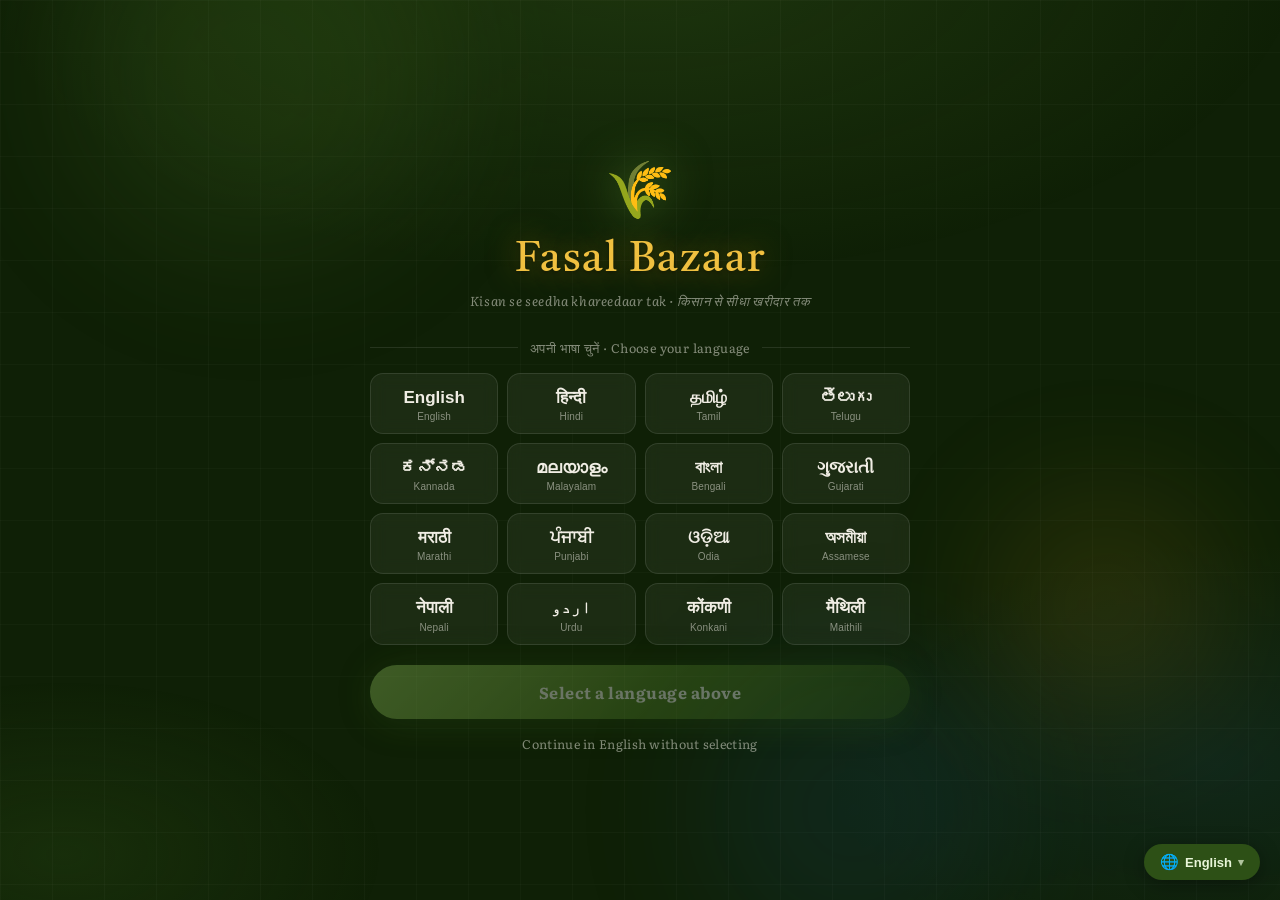
<file: templates/Homepage.html>
<!doctype html>
<html lang="en">
  <head>
    <script>
      // Redirect to language selector if this is their first visit
      if (!localStorage.getItem("fb_lang")) {
        window.location.replace("language-select.html");
      }
    </script>
    <meta charset="UTF-8" />
    <meta name="viewport" content="width=device-width, initial-scale=1.0" />
    <title>Fasal Bazaar - Khet Se Ghar Tak Ka Connection</title>
    <link rel="stylesheet" href="Homepage.css" />
    <link
      rel="stylesheet"
      href="https://cdnjs.cloudflare.com/ajax/libs/font-awesome/6.4.0/css/all.min.css"
    />
  </head>
  <body>
    <header>
      <div class="logo" data-t>Fasal Bazaar</div>
      <nav>
        <!-- Crops Dropdown Menu -->
        <div class="dropdown">
          <a href="#" class="dropdown-toggle">
            Crops <i class="fas fa-chevron-down"></i>
          </a>
          <div class="dropdown-menu">
            <div class="dropdown-categories">
              <!-- Grains -->
              <div class="dropdown-category">
                <h4 data-t>Grains</h4>
                <a href="#" onclick="searchCrop('Bajra')" data-t>Bajra</a>
                <a href="#" onclick="searchCrop('Basmati Rice')" data-t
                  >Basmati Rice</a
                >
                <a href="#" onclick="searchCrop('Jowar')" data-t>Jowar</a>
                <a href="#" onclick="searchCrop('Maize')" data-t>Maize</a>
                <a href="#" onclick="searchCrop('Paddy')" data-t>Paddy</a>
                <a href="#" onclick="searchCrop('Ragi')" data-t>Ragi</a>
                <a href="#" onclick="searchCrop('Rice')" data-t>Rice</a>
                <a href="#" onclick="searchCrop('Wheat')" data-t>Wheat</a>
                <a href="#" onclick="searchCrop('Barley')" data-t>Barley</a>
                <a href="#" onclick="searchCrop('Millet')" data-t>Millet</a>
              </div>

              <!-- Pulses -->
              <div class="dropdown-category">
                <h4>Pulses</h4>
                <a href="#" onclick="searchCrop('Chana')" data-t>Chana</a>
                <a href="#" onclick="searchCrop('Masoor')" data-t>Masoor</a>
                <a href="#" onclick="searchCrop('Moong')" data-t>Moong</a>
                <a href="#" onclick="searchCrop('Tur')" data-t>Tur</a>
                <a href="#" onclick="searchCrop('Urad')" data-t>Urad</a>
                <a href="#" onclick="searchCrop('Green Peas')" data-t
                  >Green Peas</a
                >
                <a href="#" onclick="searchCrop('Rajma')" data-t>Rajma</a>
                <a href="#" onclick="searchCrop('Horse Gram')" data-t
                  >Horse Gram</a
                >
              </div>

              <!-- Vegetables -->
              <div class="dropdown-category">
                <h4>Vegetables</h4>
                <a href="#" onclick="searchCrop('Tomato')" data-t>Tomato</a>
                <a href="#" onclick="searchCrop('Potato')" data-t>Potato</a>
                <a href="#" onclick="searchCrop('Onion')" data-t>Onion</a>
                <a href="#" onclick="searchCrop('Cabbage')" data-t>Cabbage</a>
                <a href="#" onclick="searchCrop('Cauliflower')" data-t
                  >Cauliflower</a
                >
                <a href="#" onclick="searchCrop('Carrot')" data-t>Carrot</a>
                <a href="#" onclick="searchCrop('Brinjal')" data-t>Brinjal</a>
                <a href="#" onclick="searchCrop('Ladys Finger')" data-t
                  >Ladys Finger</a
                >
                <a href="#" onclick="searchCrop('Cucumber')" data-t>Cucumber</a>
                <a href="#" onclick="searchCrop('Capsicum')" data-t>Capsicum</a>
              </div>

              <!-- Fruits -->
              <div class="dropdown-category">
                <h4>Fruits</h4>
                <a href="#" onclick="searchCrop('Apple')" data-t>Apple</a>
                <a href="#" onclick="searchCrop('Banana')" data-t>Banana</a>
                <a href="#" onclick="searchCrop('Mango')" data-t>Mango</a>
                <a href="#" onclick="searchCrop('Grapes')" data-t>Grapes</a>
                <a href="#" onclick="searchCrop('Orange')" data-t>Orange</a>
                <a href="#" onclick="searchCrop('Pomegranate')" data-t
                  >Pomegranate</a
                >
                <a href="#" onclick="searchCrop('Papaya')" data-t>Papaya</a>
                <a href="#" onclick="searchCrop('Watermelon')" data-t
                  >Watermelon</a
                >
                <a href="#" onclick="searchCrop('Guava')" data-t>Guava</a>
                <a href="#" onclick="searchCrop('Strawberry')" data-t
                  >Strawberry</a
                >
              </div>

              <!-- Oilseeds -->
              <div class="dropdown-category">
                <h4>Oilseeds</h4>
                <a href="#" onclick="searchCrop('Groundnut')" data-t
                  >Groundnut</a
                >
                <a href="#" onclick="searchCrop('Mustard')" data-t>Mustard</a>
                <a href="#" onclick="searchCrop('Soyabean')" data-t>Soyabean</a>
                <a href="#" onclick="searchCrop('Sunflower Seed')" data-t
                  >Sunflower Seed</a
                >
                <a href="#" onclick="searchCrop('Sesame')" data-t>Sesame</a>
                <a href="#" onclick="searchCrop('Castor Seed')" data-t
                  >Castor Seed</a
                >
                <a href="#" onclick="searchCrop('Cotton')" data-t>Cotton</a>
                <a href="#" onclick="searchCrop('Coconut')" data-t>Coconut</a>
              </div>

              <!-- Spices & Fibers -->
              <div class="dropdown-category">
                <h4>Spices & Fibers</h4>
                <a href="#" onclick="searchCrop('Turmeric')" data-t>Turmeric</a>
                <a href="#" onclick="searchCrop('Ginger')" data-t>Ginger</a>
                <a href="#" onclick="searchCrop('Garlic')" data-t>Garlic</a>
                <a href="#" onclick="searchCrop('Dry Chilli')" data-t
                  >Dry Chilli</a
                >
                <a href="#" onclick="searchCrop('Coriander')" data-t
                  >Coriander</a
                >
                <a href="#" onclick="searchCrop('Jeera')" data-t>Jeera</a>
                <a href="#" onclick="searchCrop('Pepper')" data-t>Pepper</a>
                <a href="#" onclick="searchCrop('Cardamom')" data-t>Cardamom</a>
                <a href="#" onclick="searchCrop('Jute')" data-t>Jute</a>
                <a href="#" onclick="searchCrop('Tea')" data-t>Tea</a>
              </div>
            </div>
          </div>
        </div>

        <a href="index.html" data-t>Shop</a>
        <a href="chat-listing.html" data-t>Sell Crops</a>
        <a href="chat-listing.html?mode=buyer" data-t>Buy Crops</a>
        <a href="mandi.html" data-t>🌾 Mandi Prices</a>
      </nav>
      <div id="userSection"></div>
    </header>

    <section class="hero">
      <div class="hero-content">
        <h1>Khet Se Ghar Tak Ka Connection</h1>
        <p data-t>
          The best market place to buy and sell crops authentically from the
          farmer.
        </p>
        <div class="search-container">
          <input
            type="text"
            class="search-input"
            placeholder="Search Crops"
            id="searchInput"
          />
          <button class="search-btn" id="searchButton">→</button>
        </div>
      </div>
      <div class="hero-image">
        <img src="image_2.png" alt="Farmer with crops" />
      </div>
    </section>

    <section class="best-selling">
      <h2 class="section-title" data-t>Best Selling Product</h2>
      <div class="category-tabs">
        <button
          class="category-tab active"
          onclick="filterProducts('staples')"
          data-t
        >
          Staples
        </button>
        <button class="category-tab" onclick="filterProducts('fresh')" data-t>
          Fresh Items
        </button>
        <button
          class="category-tab"
          onclick="filterProducts('industrial')"
          data-t
        >
          Industrial
        </button>
      </div>
      <div class="products-grid" id="productsGrid">
        <!-- Products will be added dynamically -->
      </div>
    </section>

    <footer>
      <div class="footer-content">
        <div class="footer-brand">
          <h3>Fasal Bazaar</h3>
          <p>
            We are a marketplace platform that connects farmers directly with
            buyers, ensuring fair prices and authentic quality crops.
          </p>
        </div>
        <div class="footer-column">
          <h4>Service</h4>
          <a href="#">Direct buy</a>
          <a href="#">Bulk Buy</a>
          <a href="#">Become a Member</a>
        </div>
        <div class="footer-column">
          <h4>Crops</h4>
          <a href="#">Staples</a>
          <a href="#">Fresh Items</a>
          <a href="#">Industrial</a>
        </div>
      </div>
      <div class="footer-bottom">
        <div>Copyright © 2025</div>
        <div>
          <a href="#" style="color: #666; text-decoration: none; margin: 0 15px"
            >Terms of Service</a
          >
          <a href="#" style="color: #666; text-decoration: none"
            >Privacy Policy</a
          >
        </div>
      </div>
    </footer>

    <!-- Authentication Modal -->
    <div id="authModal" class="modal">
      <div class="modal-content auth-modal-content">
        <span class="close" onclick="closeAuthModal()">&times;</span>

        <div class="auth-tabs">
          <button class="auth-tab active" onclick="switchAuthTab('login')">
            Login
          </button>
          <button class="auth-tab" onclick="switchAuthTab('signup')">
            Sign Up
          </button>
        </div>

        <!-- Login Form -->
        <div id="loginForm" class="auth-form active">
          <h2 data-t>Welcome Back</h2>
          <form onsubmit="handleLogin(event)">
            <div class="form-group">
              <label data-t>User ID / Email</label>
              <input
                type="text"
                id="loginUserId"
                required
                placeholder="Enter your user ID or email"
              />
            </div>
            <div class="form-group">
              <label data-t>Password</label>
              <input
                type="password"
                id="loginPassword"
                required
                placeholder="Enter your password"
              />
            </div>
            <button type="submit" class="auth-submit-btn" data-t>Login</button>
          </form>

          <div class="auth-divider">
            <span>OR</span>
          </div>

          <button class="google-login-btn" onclick="handleGoogleLogin()" data-t>
            <i class="fab fa-google"></i> Continue with Google
          </button>

          <p class="auth-switch">
            Don't have an account?
            <a href="#" onclick="switchAuthTab('signup')" data-t>Sign Up</a>
          </p>
        </div>

        <!-- Signup Form -->
        <div id="signupForm" class="auth-form">
          <h2 data-t>Create Account</h2>
          <form onsubmit="handleSignup(event)">
            <div class="form-group">
              <label data-t>Full Name</label>
              <input
                type="text"
                id="signupName"
                required
                placeholder="Enter your full name"
              />
            </div>
            <div class="form-group">
              <label data-t>Email</label>
              <input
                type="email"
                id="signupEmail"
                required
                placeholder="Enter your email"
              />
            </div>
            <div class="form-group" data-t>
              <label>Phone Number</label>
              <input
                type="tel"
                id="signupPhone"
                required
                placeholder="Enter your phone number"
              />
            </div>
            <div class="form-group" data-t>
              <label>User ID</label>
              <input
                type="text"
                id="signupUserId"
                required
                placeholder="Create a unique user ID"
              />
            </div>
            <div class="form-group">
              <label data-t>Password</label>
              <input
                type="password"
                id="signupPassword"
                required
                placeholder="Create a password"
              />
            </div>
            <div class="form-group">
              <label data-t>I am a:</label>
              <select id="signupRole" required>
                <option value="" data-t>Select Role</option>
                <option value="buyer" data-t>Buyer</option>
                <option value="seller" data-t>Farmer/Seller</option>
                <option value="both" data-t>Both</option>
              </select>
            </div>
            <button type="submit" class="auth-submit-btn" data-t>
              Sign Up
            </button>
          </form>

          <div class="auth-divider">
            <span>OR</span>
          </div>

          <button class="google-login-btn" onclick="handleGoogleLogin()">
            <i class="fab fa-google"></i> Sign up with Google
          </button>

          <p class="auth-switch" data-t>
            Already have an account?
            <a href="#" onclick="switchAuthTab('login')">Login</a>
          </p>
        </div>
      </div>
    </div>

    <!-- Cart Modal -->
    <div id="cartModal" class="modal">
      <div class="modal-content">
        <span class="close" onclick="closeCart()">&times;</span>
        <h2>Your Cart</h2>
        <div
          id="cartItems"
          style="margin-top: 30px; max-height: 400px; overflow-y: auto"
        >
          <!-- Cart items will appear here -->
        </div>
        <div
          style="
            margin-top: 30px;
            padding-top: 20px;
            border-top: 2px solid #eee;
          "
        >
          <div
            style="
              display: flex;
              justify-content: space-between;
              font-size: 20px;
              font-weight: 700;
              margin-bottom: 20px;
            "
          >
            <span>Total:</span>
            <span id="cartTotal">₹0</span>
          </div>
          <button
            style="
              width: 100%;
              padding: 15px;
              background: #5a8c2e;
              color: white;
              border: none;
              border-radius: 8px;
              font-size: 16px;
              font-weight: 600;
              cursor: pointer;
            "
            onclick="checkout()"
          >
            Proceed to Checkout
          </button>
        </div>
      </div>
    </div>
    <script src="api.js"></script>
    <script src="Homepage.js"></script>
    <script src="reverie.js"></script>
    <script src="site-translate.js"></script>
  </body>
</html>
</file>
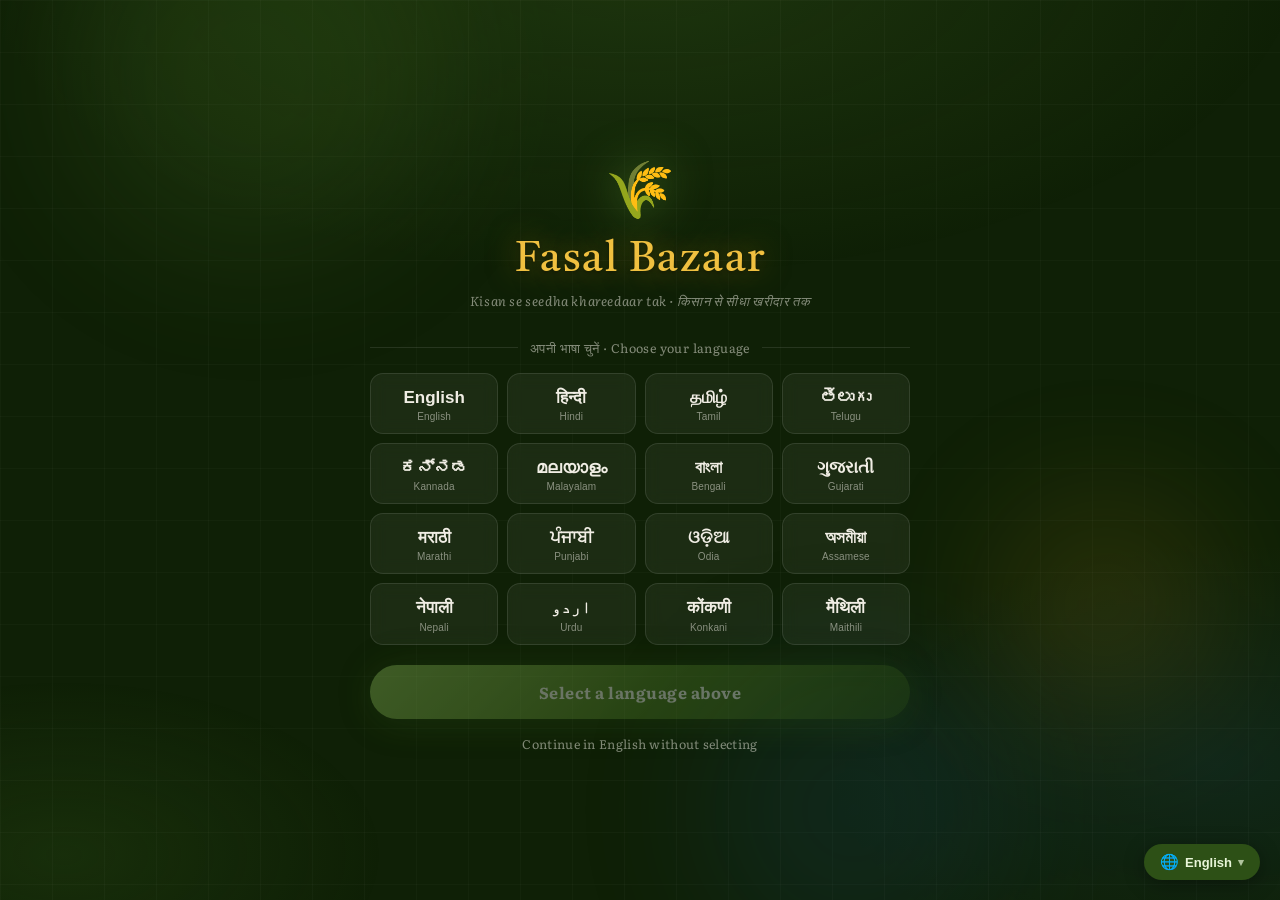
<file: templates/language-select.html>
<!DOCTYPE html>
<html lang="en">
<head>
  <meta charset="UTF-8" />
  <meta name="viewport" content="width=device-width, initial-scale=1.0" />
  <title>Fasal Bazaar — Choose Your Language · भाषा चुनें</title>
  <link rel="preconnect" href="https://fonts.googleapis.com" />
  <link href="https://fonts.googleapis.com/css2?family=Tiro+Devanagari+Hindi&family=Literata:ital,wght@0,400;0,600;0,700;1,400&display=swap" rel="stylesheet" />
  <style>
    :root {
      --green-deep: #0f2006;
      --green-dark: #2d5016;
      --green: #5a8c2e;
      --green-light: #7ab340;
      --green-pale: #e8f5d8;
      --gold: #c8971a;
      --gold-light: #f0c040;
      --text: #f0ede4;
      --text-muted: rgba(240,237,228,.52);
      --card-bg: rgba(255,255,255,.055);
      --card-border: rgba(255,255,255,.10);
      --shadow-glow: 0 0 50px rgba(90,140,46,.22);
    }
    *, *::before, *::after { box-sizing: border-box; margin: 0; padding: 0; }
    html { height: 100%; }
    body {
      font-family: 'Literata', Georgia, serif;
      background: var(--green-deep);
      color: var(--text);
      min-height: 100dvh;
      display: flex;
      flex-direction: column;
      align-items: center;
      justify-content: center;
      padding: 24px 16px;
      position: relative;
      overflow-x: hidden;
    }

    /* Background */
    .bg { position: fixed; inset: 0; pointer-events: none; z-index: 0; }
    .bg::before {
      content: '';
      position: absolute;
      inset: 0;
      background:
        radial-gradient(ellipse 80% 55% at 50% -5%, rgba(90,140,46,.20) 0%, transparent 65%),
        radial-gradient(ellipse 45% 35% at 5% 95%,  rgba(45,80,22,.30)  0%, transparent 55%),
        radial-gradient(ellipse 55% 45% at 95% 85%, rgba(26,84,144,.14) 0%, transparent 55%);
    }
    .bg-grid {
      position: absolute; inset: 0;
      background-image:
        linear-gradient(rgba(255,255,255,.022) 1px, transparent 1px),
        linear-gradient(90deg, rgba(255,255,255,.022) 1px, transparent 1px);
      background-size: 52px 52px;
    }
    .orb { position: absolute; border-radius: 50%; filter: blur(72px); opacity: .15; animation: orb-drift ease-in-out infinite alternate; }
    .o1 { width:380px;height:380px;background:#5a8c2e;top:-120px;left:5%;animation-duration:14s; }
    .o2 { width:220px;height:220px;background:#c8971a;top:55%;right:5%;animation-duration:18s;animation-delay:-7s; }
    .o3 { width:300px;height:300px;background:#1a5490;bottom:-60px;left:55%;animation-duration:20s;animation-delay:-4s; }
    @keyframes orb-drift { from{transform:translate(0,0) scale(1)} to{transform:translate(20px,-30px) scale(1.08)} }

    /* Layout */
    .wrap {
      position: relative; z-index: 1;
      width: min(540px, 100%);
      display: flex; flex-direction: column; align-items: center;
      animation: rise .65s cubic-bezier(.22,1,.36,1) both;
    }
    @keyframes rise { from{opacity:0;transform:translateY(28px) scale(.97)} to{opacity:1;transform:translateY(0) scale(1)} }

    /* Brand */
    .brand { text-align: center; margin-bottom: 28px; }
    .brand-icon {
      font-size: 56px; display: block; margin-bottom: 10px;
      filter: drop-shadow(0 0 22px rgba(90,140,46,.65));
      animation: icon-float 3.5s ease-in-out infinite;
    }
    @keyframes icon-float { 0%,100%{transform:translateY(0)} 50%{transform:translateY(-8px)} }
    .brand-name {
      font-family: 'Tiro Devanagari Hindi', serif;
      font-size: 42px; font-weight: 400; color: var(--gold-light);
      letter-spacing: 1.5px;
      text-shadow: 0 0 30px rgba(200,151,26,.5), 0 2px 4px rgba(0,0,0,.4);
      line-height: 1.15;
    }
    .brand-tagline { font-size: 13px; color: var(--text-muted); margin-top: 6px; font-style: italic; letter-spacing: .6px; }

    /* Divider */
    .divider { display: flex; align-items: center; gap: 12px; margin-bottom: 16px; width: 100%; }
    .divider-line { flex: 1; height: 1px; background: var(--card-border); }
    .divider-text { font-size: 12.5px; color: var(--text-muted); white-space: nowrap; letter-spacing: .4px; }

    /* Revisit notice */
    .revisit-notice {
      display: none;
      background: rgba(90,140,46,.18);
      border: 1px solid rgba(122,179,64,.35);
      border-radius: 12px;
      padding: 11px 14px;
      margin-bottom: 16px;
      font-size: 13px; color: var(--green-pale); text-align: center;
      width: 100%;
      animation: rise .4s ease both;
    }
    .revisit-notice strong { color: var(--gold-light); }

    /* Language grid */
    .lang-grid { display: grid; grid-template-columns: repeat(4,1fr); gap: 9px; width: 100%; }

    .lang-card {
      background: var(--card-bg);
      border: 1px solid var(--card-border);
      border-radius: 13px;
      padding: 13px 6px 11px;
      cursor: pointer; text-align: center;
      transition: background .22s, border-color .22s, transform .2s, box-shadow .22s;
      backdrop-filter: blur(8px); -webkit-backdrop-filter: blur(8px);
      position: relative; overflow: hidden;
      animation: card-in .5s cubic-bezier(.22,1,.36,1) both;
    }
    .lang-card:nth-child(1){animation-delay:.04s} .lang-card:nth-child(2){animation-delay:.07s}
    .lang-card:nth-child(3){animation-delay:.10s} .lang-card:nth-child(4){animation-delay:.13s}
    .lang-card:nth-child(5){animation-delay:.16s} .lang-card:nth-child(6){animation-delay:.19s}
    .lang-card:nth-child(7){animation-delay:.22s} .lang-card:nth-child(8){animation-delay:.25s}
    .lang-card:nth-child(9){animation-delay:.28s} .lang-card:nth-child(10){animation-delay:.31s}
    .lang-card:nth-child(11){animation-delay:.34s} .lang-card:nth-child(12){animation-delay:.37s}
    .lang-card:nth-child(13){animation-delay:.40s} .lang-card:nth-child(14){animation-delay:.43s}
    .lang-card:nth-child(15){animation-delay:.46s} .lang-card:nth-child(16){animation-delay:.49s}
    @keyframes card-in { from{opacity:0;transform:translateY(12px) scale(.95)} to{opacity:1;transform:translateY(0) scale(1)} }

    .lang-card::before { content:''; position:absolute; inset:0; background:linear-gradient(135deg,rgba(122,179,64,.15) 0%,transparent 65%); opacity:0; transition:opacity .22s; }
    .lang-card:hover::before, .lang-card.selected::before { opacity: 1; }
    .lang-card:hover { border-color: rgba(122,179,64,.45); transform: translateY(-4px) scale(1.03); box-shadow: 0 10px 28px rgba(0,0,0,.4), 0 0 0 1px rgba(122,179,64,.25); }
    .lang-card.selected { border-color: var(--green-light); background: rgba(90,140,46,.22); box-shadow: 0 0 0 2px var(--green-light), 0 8px 28px rgba(0,0,0,.35); transform: translateY(-2px); }
    .lang-card.selected .lc-native { color: var(--gold-light); }
    .lang-card.selected::after { content:'✓'; position:absolute; top:5px; right:7px; font-size:10px; color:var(--green-light); font-weight:700; }

    .lc-native { display:block; font-size:17px; font-weight:700; color:var(--text); line-height:1.25; margin-bottom:3px; transition:color .2s; }
    .lc-en { display:block; font-size:10px; color:var(--text-muted); letter-spacing:.15px; }

    /* CTA */
    .cta-wrap {
      width: 100%; margin-top: 20px;
      display: flex; flex-direction: column; align-items: center; gap: 11px;
      animation: rise .65s .3s cubic-bezier(.22,1,.36,1) both;
    }
    .btn-enter {
      width: 100%; padding: 15px; border: none; border-radius: 50px;
      background: linear-gradient(135deg, #7ab340 0%, #2d5016 100%);
      color: #fff; font-family: 'Literata', Georgia, serif;
      font-size: 16px; font-weight: 700; cursor: pointer; letter-spacing: .5px;
      box-shadow: 0 6px 32px rgba(45,80,22,.55), var(--shadow-glow);
      transition: transform .2s, box-shadow .2s;
      display: flex; align-items: center; justify-content: center; gap: 10px;
      position: relative; overflow: hidden;
    }
    .btn-enter::before { content:''; position:absolute; inset:0; background:linear-gradient(135deg,rgba(255,255,255,.14) 0%,transparent 55%); }
    .btn-enter:not(:disabled):hover { transform: translateY(-2px); box-shadow: 0 12px 40px rgba(45,80,22,.65), var(--shadow-glow); }
    .btn-enter:disabled { opacity: .38; cursor: not-allowed; }
    .btn-spinner { width:18px;height:18px;border:2.5px solid rgba(255,255,255,.3);border-top-color:#fff;border-radius:50%;animation:spin .65s linear infinite;display:none;flex-shrink:0; }
    @keyframes spin { to { transform: rotate(360deg); } }

    .btn-skip { background:none;border:none;color:var(--text-muted);font-size:12.5px;cursor:pointer;font-family:'Literata',Georgia,serif;letter-spacing:.3px;transition:color .2s;padding:4px 8px; }
    .btn-skip:hover { color:var(--text);text-decoration:underline; }

    /* Exit animation */
    body.exiting .wrap { animation: exit-out .44s cubic-bezier(.4,0,1,1) forwards; }
    @keyframes exit-out { to { opacity:0; transform:translateY(-20px) scale(.96); } }
    body.exiting .bg { transition: opacity .44s; opacity: 0; }

    /* Responsive */
    @media(max-width:460px) { .lang-grid { grid-template-columns: repeat(3,1fr); } .brand-name { font-size: 30px; } }
    @media(max-width:330px) { .lang-grid { grid-template-columns: repeat(2,1fr); } }
  </style>
</head>
<body>
  <div class="bg">
    <div class="bg-grid"></div>
    <div class="orb o1"></div>
    <div class="orb o2"></div>
    <div class="orb o3"></div>
  </div>

  <main class="wrap">
    <div class="brand">
      <span class="brand-icon">🌾</span>
      <div class="brand-name">Fasal Bazaar</div>
      <div class="brand-tagline">Kisan se seedha khareedaar tak · किसान से सीधा खरीदार तक</div>
    </div>

    <div class="revisit-notice" id="revisit-notice">
      You last used Fasal Bazaar in <strong id="revisit-lang-name"></strong>.
      Continue below or pick a new language.
    </div>

    <div class="divider">
      <div class="divider-line"></div>
      <div class="divider-text">अपनी भाषा चुनें &middot; Choose your language</div>
      <div class="divider-line"></div>
    </div>

    <div class="lang-grid" id="lang-grid" role="listbox" aria-label="Language selection"></div>

    <div class="cta-wrap">
      <button class="btn-enter" id="btn-enter" disabled>
        <span id="btn-text">Select a language above</span>
        <div class="btn-spinner" id="btn-spinner"></div>
      </button>
      <button class="btn-skip" id="btn-skip">Continue in English without selecting</button>
    </div>
  </main>

  <script src="reverie.js"></script>
  <script src="api.js"></script>
  <script src="site-translate.js"></script>
  <script>
  (() => {
    const LANGS = Reverie.SUPPORTED_LANGUAGES;

    // Pre-written CTA labels — avoid making a translate API call on this screen
    const CTA = {
      en:  "Enter Fasal Bazaar \u2192",
      hi:  "\u092B\u0938\u0932 \u092C\u093E\u091C\u093C\u093E\u0930 \u092E\u0947\u0902 \u091C\u093E\u090F\u0902 \u2192",
      ta:  "\u0B89\u0BB3\u0BCD\u0BB3\u0BC7 \u0B9A\u0BC6\u0BB2\u0BCD\u0BB2\u0BC1\u0B99\u0BCD\u0B95\u0BB3\u0BCD \u2192",
      te:  "\u0C32\u0C4B\u0C2A\u0C32\u0C3F\u0C15\u0C3F \u0C35\u0C46\u0C33\u0C4D\u0C33\u0C02\u0C21\u0C3F \u2192",
      kn:  "\u0C92\u0CB3\u0C97\u0CC6 \u0CB9\u0CCB\u0C97\u0CBF \u2192",
      ml:  "\u0D05\u0D15\u0D24\u0D4D\u0D24\u0D4D \u0D15\u0D1F\u0D15\u0D4D\u0D15\u0D42 \u2192",
      bn:  "\u09AD\u09C7\u09A4\u09B0\u09C7 \u09AF\u09BE\u09A8 \u2192",
      gu:  "\u0A85\u0AA8\u0ACD\u0AA6\u0AB0 \u0A9C\u0ABE\u0A93 \u2192",
      mr:  "\u0906\u0924 \u091C\u093E \u2192",
      pa:  "\u0A05\u0A70\u0A26\u0A30 \u0A1C\u0A3E\u0A13 \u2192",
      or:  "\u0B2D\u0B3F\u0B24\u0B30\u0B15\u0B41 \u0B2F\u0B3E\u0B06 \u2192",
      as:  "\u09AD\u09BF\u09A4\u09B0\u09A4 \u09B8\u09CB\u09AE\u09BE\u0993\u0995 \u2192",
      ne:  "\u092D\u093F\u0924\u094D\u0930 \u091C\u093E\u0928\u0941\u0939\u094B\u0938\u094D \u2192",
      ur:  "\u0627\u0646\u062F\u0631 \u062C\u0627\u0626\u06CC\u06BA \u2192",
      kok: "\u0906\u0902\u0924 \u0935\u091A\u093E\u0924 \u2192",
      mai: "\u092D\u093F\u0924\u0930 \u091C\u093E\u0909 \u2192",
    };

    let selected = null;
    const saved  = localStorage.getItem("fb_lang");

    // Show revisit notice
    if (saved && LANGS[saved]) {
      const notice = document.getElementById("revisit-notice");
      document.getElementById("revisit-lang-name").textContent =
        LANGS[saved].nativeName + " (" + LANGS[saved].label + ")";
      notice.style.display = "block";
    }

    // Build grid
    const grid = document.getElementById("lang-grid");
    Object.entries(LANGS).forEach(([code, info]) => {
      const card = document.createElement("button");
      card.className = "lang-card" + (code === saved ? " selected" : "");
      card.setAttribute("role", "option");
      card.setAttribute("aria-selected", code === saved ? "true" : "false");
      card.setAttribute("data-code", code);
      card.setAttribute("lang", code);
      card.innerHTML =
        '<span class="lc-native">' + info.nativeName + '</span>' +
        '<span class="lc-en">'     + info.label      + '</span>';
      card.addEventListener("click", () => pick(code));
      grid.appendChild(card);
    });

    // Pre-select saved lang
    if (saved && LANGS[saved]) pick(saved, false);

    function pick(code, _animate) {
      selected = code;
      grid.querySelectorAll(".lang-card").forEach(c => {
        const active = c.getAttribute("data-code") === code;
        c.classList.toggle("selected", active);
        c.setAttribute("aria-selected", String(active));
      });
      const btn = document.getElementById("btn-enter");
      btn.disabled = false;
      document.getElementById("btn-text").textContent = CTA[code] || CTA.en;
    }

    document.getElementById("btn-enter").addEventListener("click", () => {
      if (selected) go(selected);
    });
    document.getElementById("btn-skip").addEventListener("click", () => go("en"));

    function go(lang) {
      localStorage.setItem("fb_lang", lang);
      // Persist to profile if logged in (fire-and-forget)
      const token = localStorage.getItem("fb_token");
      if (token) {
        fetch("/api/auth/profile", {
          method: "PUT",
          headers: { "Content-Type": "application/json", "Authorization": "Bearer " + token },
          body: JSON.stringify({ preferred_language: lang })
        }).catch(() => {});
      }
      // Loading spinner
      document.getElementById("btn-text").style.display = "none";
      document.getElementById("btn-spinner").style.display = "block";
      document.getElementById("btn-enter").disabled = true;

      // Pre-warm the Homepage translation cache so the next page load is instant.
      // Exact data-t strings extracted from Homepage.html:
      const homepageStrings = [
        // Nav
        "Shop", "Sell Crops", "Buy Crops", "🌾 Mandi Prices",
        // Crop dropdown headings
        "Grains",
        // Grain items
        "Bajra", "Basmati Rice", "Jowar", "Maize", "Paddy", "Ragi", "Rice", "Wheat", "Barley", "Millet",
        // Pulse items
        "Chana", "Masoor", "Moong", "Tur", "Urad", "Green Peas", "Rajma", "Horse Gram",
        // Vegetable items
        "Tomato", "Potato", "Onion", "Cabbage", "Cauliflower", "Carrot", "Brinjal", "Ladys Finger", "Cucumber", "Capsicum",
        // Fruit items
        "Apple", "Banana", "Mango", "Grapes", "Orange", "Pomegranate", "Papaya", "Watermelon", "Guava", "Strawberry",
        // Oilseed items
        "Groundnut", "Mustard", "Soyabean", "Sunflower Seed", "Sesame", "Castor Seed", "Cotton", "Coconut",
        // Spice items
        "Turmeric", "Ginger", "Garlic", "Dry Chilli", "Coriander", "Jeera", "Pepper", "Cardamom", "Jute", "Tea",
        // Hero
        "The best market place to buy and sell crops authentically from the farmer.",
        // Best selling section
        "Best Selling Product", "Staples", "Fresh Items", "Industrial",
        // Auth modal
        "Welcome Back", "User ID / Email", "Password", "Login", "Continue with Google", "Sign Up",
        "Create Account", "Full Name", "Email", "I am a:", "Select Role", "Buyer", "Farmer/Seller", "Both",
      ];
      const warmPromise = (lang !== "en" && window.SiteTranslate)
        ? SiteTranslate.prewarm(lang, homepageStrings, "/Homepage.html")
        : Promise.resolve();

      // Animate out, then navigate (prewarm runs in parallel with animation)
      document.body.classList.add("exiting");
      warmPromise.finally(() => {
        setTimeout(() => { window.location.href = "Homepage.html"; }, 440);
      });
    }
  })();
  </script>
</body>
</html>
</file>
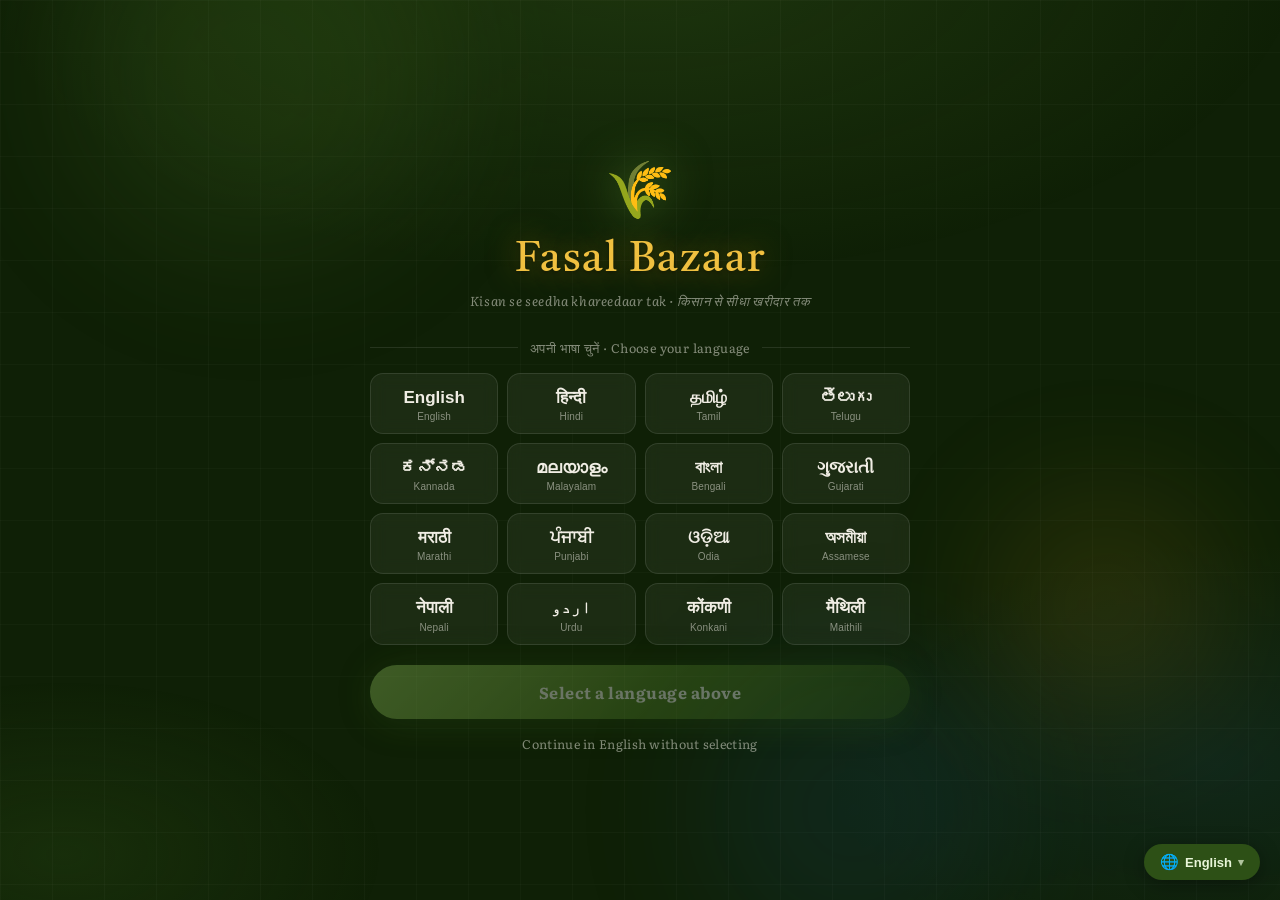
<file: templates/Product_Page.html>
<!doctype html>
<html lang="en">
  <head>
    <meta charset="UTF-8" />
    <meta name="viewport" content="width=device-width, initial-scale=1.0" />
    <title>Fasal Bazaar - Product Details</title>
    <link rel="stylesheet" href="Product_Page.css" />
    <link
      rel="stylesheet"
      href="https://cdnjs.cloudflare.com/ajax/libs/font-awesome/6.4.0/css/all.min.css"
    />
  </head>
  <body>
    <header class="header">
      <div class="header-content">
        <a href="index.html" class="logo" style="text-decoration: none"
          >Fasal Bazaar</a
        >
        <nav class="nav">
          <a href="index.html">Home</a>
          <a href="buying.html">Buy Crops</a>
          <a href="selling.html">Sell Crops</a>
        </nav>
        <div class="header-icons">
          <div id="userSection" class="user-info"></div>
          <button
            class="icon-button"
            id="cartButton"
            onclick="window.location.href = 'checkout.html'"
          >
            <svg
              width="20"
              height="20"
              viewBox="0 0 24 24"
              fill="none"
              stroke="currentColor"
              stroke-width="2"
            >
              <circle cx="9" cy="21" r="1" />
              <circle cx="20" cy="21" r="1" />
              <path
                d="M1 1h4l2.68 13.39a2 2 0 0 0 2 1.61h9.72a2 2 0 0 0 2-1.61L23 6H6"
              />
            </svg>
            <span class="cart-badge hidden" id="cartBadge">0</span>
          </button>
        </div>
      </div>
    </header>

    <div class="breadcrumb">
      <a href="index.html" style="color: inherit; text-decoration: none"
        >Home</a
      >
      <span>&gt;</span>
      <span id="breadcrumbCategory">Crops</span>
      <span>&gt;</span>
      <span id="breadcrumbName">Loading...</span>
    </div>

    <div class="product-container">
      <div class="gallery-container">
        <div class="thumbnail-column" id="thumbnailColumn"></div>
        <div class="main-image" id="mainImageDisplay"></div>
      </div>

      <div class="product-info">
        <div class="product-header">
          <div>
            <h2 class="product-name" id="pName">Loading...</h2>
            <p class="location" id="pLocation">
              <i class="fas fa-map-marker-alt"></i> Loading...
            </p>
          </div>
          <button class="favorite-button" id="favoriteButton">
            <svg class="heart-icon" id="heartIcon" viewBox="0 0 24 24">
              <path
                d="M20.84 4.61a5.5 5.5 0 0 0-7.78 0L12 5.67l-1.06-1.06a5.5 5.5 0 0 0-7.78 7.78l1.06 1.06L12 21.23l7.78-7.78 1.06-1.06a5.5 5.5 0 0 0 0-7.78z"
              />
            </svg>
          </button>
        </div>

        <div class="price-row">
          <span class="price" id="pPrice">₹0/kg</span>
          <div class="rating-container">
            <div class="stars" id="avgStars">
              <i class="fas fa-star"></i><i class="fas fa-star"></i
              ><i class="fas fa-star"></i><i class="fas fa-star"></i
              ><i class="fas fa-star-half-alt"></i>
            </div>
            <span class="review-count" id="pReviewCount">(0 reviews)</span>
          </div>
        </div>

        <div
          style="
            margin-top: 10px;
            padding: 15px;
            background: #f9fafb;
            border-radius: 8px;
          "
        >
          <h4 style="font-size: 14px; margin-bottom: 5px; color: #1a5490">
            Seller Details
          </h4>
          <p id="pSeller" style="font-weight: 600; margin-bottom: 0">
            Farmer Name
          </p>
          <p style="font-size: 12px; color: #666; margin-top: 4px">
            <i class="fas fa-lock"></i> Contact details available in Shortlist
          </p>
        </div>

        <h4
          style="
            margin-top: 20px;
            font-size: 14px;
            text-transform: uppercase;
            color: #6b7280;
          "
        >
          Description
        </h4>
        <p class="description" id="pDescription">Loading description...</p>

        <h4
          style="
            margin-top: 15px;
            font-size: 14px;
            text-transform: uppercase;
            color: #6b7280;
          "
        >
          Highlights
        </h4>
        <ul class="feature-list" id="pFeatures"></ul>

        <div class="quantity-control" style="margin-top: 20px">
          <button class="quantity-button" id="decreaseQty">−</button>
          <span class="quantity-display" id="quantity">1</span>
          <button class="quantity-button" id="increaseQty">+</button>
        </div>

        <div style="display: flex; gap: 15px; margin-top: 10px">
          <button
            class="add-to-cart-button"
            id="addToCartBtn"
            style="flex: 1; width: 100%"
          >
            Add to Inquiry Shortlist
          </button>
        </div>
      </div>
    </div>

    <div class="reviews-section">
      <div class="tabs">
        <button class="tab active">Reviews</button>
      </div>

      <div class="reviews-list" id="reviewsList"></div>

      <div class="review-form">
        <div class="form-content">
          <div class="avatar"></div>
          <form class="form-fields" id="reviewForm">
            <div class="form-row">
              <div class="field-container">
                <label class="rating-label">Your Name:</label>
                <input
                  type="text"
                  class="input"
                  placeholder="e.g. John Doe"
                  id="reviewName"
                  required
                />
              </div>
              <div class="field-container">
                <label class="rating-label">Your Email:</label>
                <input
                  type="email"
                  class="input"
                  placeholder="e.g. john@example.com"
                  id="reviewEmail"
                  required
                />
              </div>
            </div>

            <div class="field-container" style="margin-top: 1rem">
              <label class="rating-label">Write your review:</label>
              <textarea
                class="textarea"
                placeholder="Share your experience with this crop..."
                id="reviewComment"
                required
              ></textarea>
            </div>

            <div class="form-footer">
              <div class="rating-row">
                <span class="rating-label">Your Ratings:</span>
                <div class="stars" id="reviewStars">
                  <svg
                    class="star star-clickable star-empty"
                    data-rating="1"
                    viewBox="0 0 24 24"
                  >
                    <polygon
                      points="12 2 15.09 8.26 22 9.27 17 14.14 18.18 21.02 12 17.77 5.82 21.02 7 14.14 2 9.27 8.91 8.26 12 2"
                      stroke-width="2"
                    />
                  </svg>
                  <svg
                    class="star star-clickable star-empty"
                    data-rating="2"
                    viewBox="0 0 24 24"
                  >
                    <polygon
                      points="12 2 15.09 8.26 22 9.27 17 14.14 18.18 21.02 12 17.77 5.82 21.02 7 14.14 2 9.27 8.91 8.26 12 2"
                      stroke-width="2"
                    />
                  </svg>
                  <svg
                    class="star star-clickable star-empty"
                    data-rating="3"
                    viewBox="0 0 24 24"
                  >
                    <polygon
                      points="12 2 15.09 8.26 22 9.27 17 14.14 18.18 21.02 12 17.77 5.82 21.02 7 14.14 2 9.27 8.91 8.26 12 2"
                      stroke-width="2"
                    />
                  </svg>
                  <svg
                    class="star star-clickable star-empty"
                    data-rating="4"
                    viewBox="0 0 24 24"
                  >
                    <polygon
                      points="12 2 15.09 8.26 22 9.27 17 14.14 18.18 21.02 12 17.77 5.82 21.02 7 14.14 2 9.27 8.91 8.26 12 2"
                      stroke-width="2"
                    />
                  </svg>
                  <svg
                    class="star star-clickable star-empty"
                    data-rating="5"
                    viewBox="0 0 24 24"
                  >
                    <polygon
                      points="12 2 15.09 8.26 22 9.27 17 14.14 18.18 21.02 12 17.77 5.82 21.02 7 14.14 2 9.27 8.91 8.26 12 2"
                      stroke-width="2"
                    />
                  </svg>
                </div>
              </div>
              <button type="submit" class="submit-button">Post Review →</button>
            </div>
          </form>
        </div>
      </div>
    </div>

    <footer class="footer">
      <div
        class="footer-content"
        style="display: flex; justify-content: center"
      >
        <p>&copy; 2025 Fasal Bazaar Ltd.</p>
      </div>
    </footer>
    <script src="api.js"></script>
    <script src="Product_Page.js"></script>
    <script src="reverie.js"></script>
    <script src="site-translate.js"></script>
  </body>
</html>
</file>
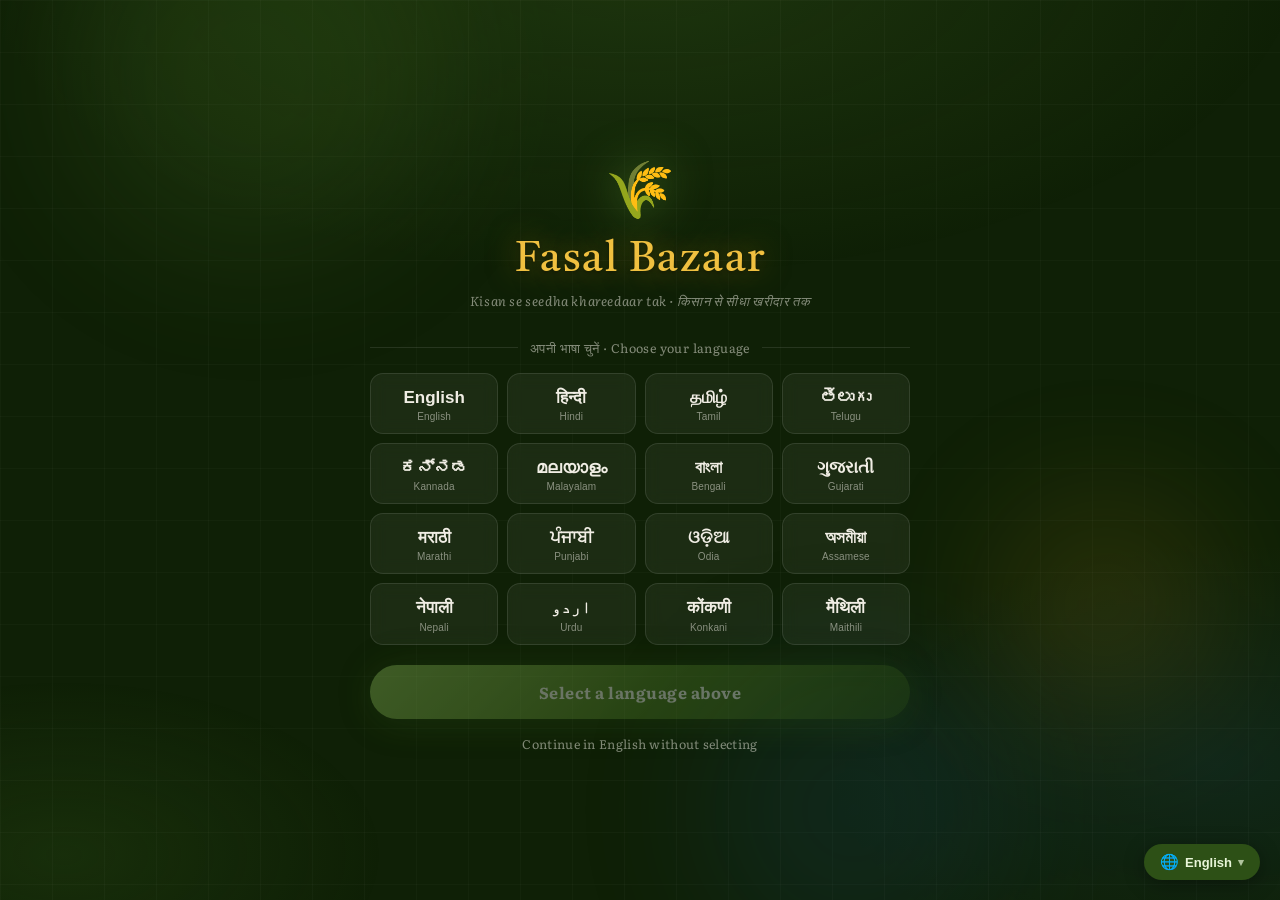
<file: templates/Request_Page.html>
<!doctype html>
<html lang="en">
  <head>
    <meta charset="UTF-8" />
    <meta name="viewport" content="width=device-width, initial-scale=1.0" />
    <title>Buyer Request - Fasal Bazaar</title>
    <link rel="stylesheet" href="Product_Page.css" />
    <link
      rel="stylesheet"
      href="https://cdnjs.cloudflare.com/ajax/libs/font-awesome/6.4.0/css/all.min.css"
    />
    <style>
      /* Overrides specifically for the Request Page to center content */
      .product-container {
        display: block; /* Remove grid to allow full width/centering */
        max-width: 900px;
      }
      .request-card {
        background: white;
        border: 1px solid #e5e7eb;
        border-radius: 12px;
        padding: 40px;
        box-shadow: 0 4px 20px rgba(0, 0, 0, 0.05);
      }
      .req-badge {
        background: #e0f2fe;
        color: #0284c7;
        font-weight: 700;
        padding: 6px 12px;
        border-radius: 6px;
        font-size: 13px;
        text-transform: uppercase;
        display: inline-block;
        margin-bottom: 15px;
      }
      .data-grid {
        display: grid;
        grid-template-columns: 1fr 1fr;
        gap: 20px;
        margin: 25px 0;
        background: #f9fafb;
        padding: 20px;
        border-radius: 8px;
      }
      .data-item label {
        display: block;
        font-size: 13px;
        color: #6b7280;
        margin-bottom: 4px;
      }
      .data-item span {
        font-size: 16px;
        font-weight: 600;
        color: #111827;
      }
    </style>
  </head>
  <body>
    <header class="header">
      <div class="header-content">
        <a href="index.html" class="logo" style="text-decoration: none"
          >Fasal Bazaar</a
        >
        <nav class="nav">
          <a href="index.html">Home</a>
          <a href="buying.html">Buy Crops</a>
          <a href="selling.html">Sell Crops</a>
        </nav>
        <div class="header-icons">
          <div id="userSection"></div>
          <button
            class="icon-button"
            id="cartButton"
            onclick="window.location.href = 'checkout.html'"
          >
            <svg
              width="20"
              height="20"
              viewBox="0 0 24 24"
              fill="none"
              stroke="currentColor"
              stroke-width="2"
            >
              <circle cx="9" cy="21" r="1" />
              <circle cx="20" cy="21" r="1" />
              <path
                d="M1 1h4l2.68 13.39a2 2 0 0 0 2 1.61h9.72a2 2 0 0 0 2-1.61L23 6H6"
              />
            </svg>
            <span class="cart-badge hidden" id="cartBadge">0</span>
          </button>
        </div>
      </div>
    </header>

    <div class="breadcrumb">
      <a href="index.html" style="color: inherit; text-decoration: none"
        >Home</a
      >
      <span>&gt;</span>
      <span>Buyer Requests</span>
      <span>&gt;</span>
      <span id="breadcrumbName">Loading...</span>
    </div>

    <div class="product-container">
      <div class="request-card">
        <span class="req-badge">Active Buyer Request</span>
        <h1 class="product-name" id="reqName" style="margin-bottom: 10px">
          Loading...
        </h1>
        <p class="location" id="reqLocation">
          <i class="fas fa-map-marker-alt"></i> Loading...
        </p>

        <div class="data-grid">
          <div class="data-item">
            <label>Target Price</label>
            <span id="reqPrice" style="color: #1a5490; font-size: 18px">-</span>
          </div>
          <div class="data-item">
            <label>Quantity Required</label>
            <span id="reqQty">-</span>
          </div>
          <div class="data-item">
            <label>Delivery Preference</label>
            <span id="reqDelivery">-</span>
          </div>
          <div class="data-item">
            <label>Posted By</label>
            <span id="reqBuyer">-</span>
          </div>
        </div>

        <h4
          style="
            font-size: 14px;
            text-transform: uppercase;
            color: #6b7280;
            margin-bottom: 10px;
          "
        >
          Detailed Requirements
        </h4>
        <p class="description" id="reqDesc">Loading...</p>

        <div style="margin-top: 30px">
          <button
            class="add-to-cart-button"
            id="addToShortlistBtn"
            style="width: 100%"
          >
            Add to Inquiry Shortlist
          </button>
        </div>
      </div>
    </div>

    <footer class="footer">
      <div
        class="footer-content"
        style="display: flex; justify-content: center"
      >
        <p>&copy; 2025 Fasal Bazaar Ltd.</p>
      </div>
    </footer>
    <script src="api.js"></script>
    <script src="Request_Page.js"></script>
    <script src="reverie.js"></script>
    <script src="site-translate.js"></script>
  </body>
</html>
</file>
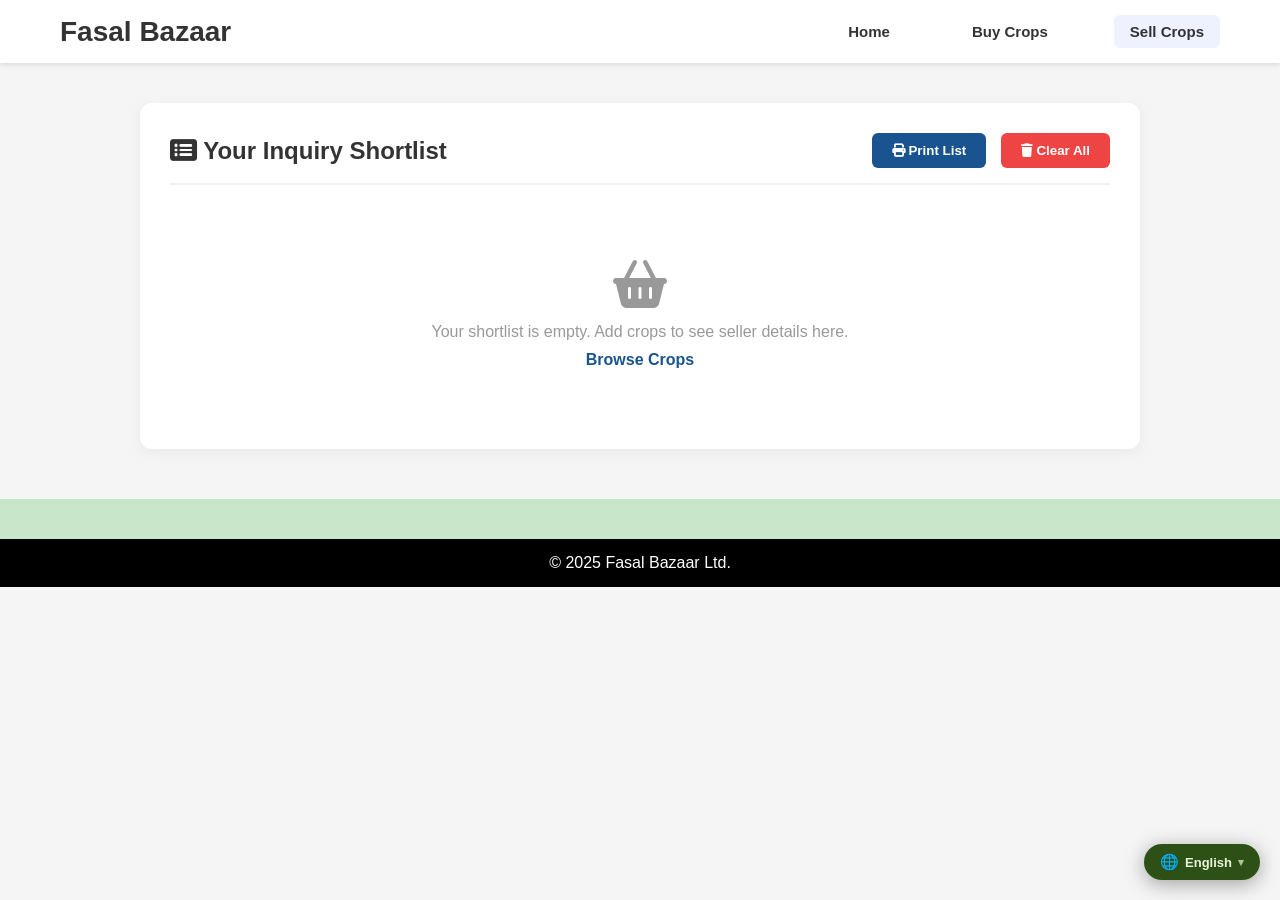
<file: templates/script.html>
<!doctype html>
<html lang="en">
  <head>
    <meta charset="UTF-8" />
    <meta name="viewport" content="width=device-width, initial-scale=1.0" />
    <title>Inquiry Shortlist - Fasal Bazaar</title>
    <link rel="stylesheet" href="styles.css" />
    <link
      rel="stylesheet"
      href="https://cdnjs.cloudflare.com/ajax/libs/font-awesome/6.4.0/css/all.min.css"
    />
    <style>
      .shortlist-container {
        max-width: 1000px;
        margin: 40px auto;
        background: white;
        padding: 30px;
        border-radius: 12px;
        box-shadow: 0 4px 15px rgba(0, 0, 0, 0.05);
      }
      .shortlist-header {
        display: flex;
        justify-content: space-between;
        align-items: center;
        margin-bottom: 25px;
        border-bottom: 2px solid #f0f0f0;
        padding-bottom: 15px;
      }
      .table-responsive {
        overflow-x: auto;
      }
      table {
        width: 100%;
        border-collapse: collapse;
        min-width: 600px;
      }
      th {
        text-align: left;
        padding: 15px;
        background: #f9fafb;
        color: #6b7280;
        font-weight: 600;
        font-size: 14px;
      }
      td {
        padding: 15px;
        border-bottom: 1px solid #eee;
        vertical-align: middle;
      }
      .crop-info {
        display: flex;
        align-items: center;
        gap: 15px;
      }
      .crop-img {
        width: 50px;
        height: 50px;
        border-radius: 6px;
        object-fit: cover;
        background: #eee;
      }
      .seller-badge {
        background: #e0f2fe;
        color: #0369a1;
        padding: 4px 8px;
        border-radius: 4px;
        font-size: 12px;
        font-weight: 600;
      }
      .empty-state {
        text-align: center;
        padding: 50px;
        color: #999;
      }
      .print-btn {
        background: #1a5490;
        color: white;
        border: none;
        padding: 10px 20px;
        border-radius: 6px;
        cursor: pointer;
        font-weight: 600;
      }
      .clear-btn {
        background: #ef4444;
        color: white;
        border: none;
        padding: 10px 20px;
        border-radius: 6px;
        cursor: pointer;
        font-weight: 600;
        margin-left: 10px;
      }
    </style>
  </head>
  <body>
    <header>
      <div class="container">
        <div class="header-content" style="justify-content: space-between">
          <a
            href="index.html"
            class="logo"
            style="text-decoration: none; color: inherit"
            >Fasal Bazaar</a
          >
          <nav
            class="main-nav"
            style="background: transparent; padding: 0; box-shadow: none"
          >
            <div class="nav-container" style="gap: 50px">
              <a
                href="index.html"
                style="color: #333; text-decoration: none; font-weight: 600"
                >Home</a
              >
              <a
                href="buying.html"
                style="color: #333; text-decoration: none; font-weight: 600"
                >Buy Crops</a
              >
              <a
                href="selling.html"
                style="color: #333; text-decoration: none; font-weight: 600"
                >Sell Crops</a
              >
            </div>
          </nav>
        </div>
      </div>
    </header>

    <div class="container">
      <div class="shortlist-container">
        <div class="shortlist-header">
          <h2><i class="fas fa-list-alt"></i> Your Inquiry Shortlist</h2>
          <div>
            <button class="print-btn" onclick="window.print()">
              <i class="fas fa-print"></i> Print List
            </button>
            <button class="clear-btn" onclick="clearAll()">
              <i class="fas fa-trash"></i> Clear All
            </button>
          </div>
        </div>

        <div class="table-responsive">
          <table id="shortlistTable">
            <thead>
              <tr>
                <th>Crop Details</th>
                <th>Quantity</th>
                <th>Est. Cost</th>
                <th>Seller / Buyer</th>
                <th>Action</th>
              </tr>
            </thead>
            <tbody id="shortlistBody"></tbody>
          </table>
        </div>

        <div id="emptyState" class="empty-state" style="display: none">
          <i
            class="fas fa-shopping-basket"
            style="font-size: 48px; margin-bottom: 15px"
          ></i>
          <p>Your shortlist is empty. Add crops to see seller details here.</p>
          <a
            href="index.html"
            style="
              color: #1a5490;
              font-weight: 600;
              text-decoration: none;
              margin-top: 10px;
              display: inline-block;
            "
            >Browse Crops</a
          >
        </div>
      </div>
    </div>

    <footer>
      <div class="footer-bottom">
        <div class="container"><p>&copy; 2025 Fasal Bazaar Ltd.</p></div>
      </div>
    </footer>

    <script src="api.js"></script>
    <script>
      document.addEventListener("DOMContentLoaded", () => {
        // Fixed: use fb_cart (consistent with the rest of the app)
        const cart = JSON.parse(localStorage.getItem("fb_cart") || "[]");
        const tbody = document.getElementById("shortlistBody");
        const empty = document.getElementById("emptyState");
        const table = document.getElementById("shortlistTable");

        if (cart.length === 0) {
          table.style.display = "none";
          empty.style.display = "block";
          return;
        }

        tbody.innerHTML = cart
          .map((item, index) => {
            const estCost = item.price
              ? `₹${item.price * (item.quantity || 1)}`
              : "—";
            const imgHtml = item.image
              ? `<img src="${item.image}" class="crop-img" alt="${item.name}">`
              : `<div class="crop-img" style="display:flex;align-items:center;justify-content:center;background:#e0f2fe;color:#0284c7;font-size:20px;font-weight:bold;">${item.name[0]}</div>`;

            return `
            <tr>
              <td>
                <div class="crop-info">
                  ${imgHtml}
                  <div>
                    <div style="font-weight:700;color:#333;">${item.name}</div>
                    <div style="font-size:13px;color:#666;">${item.unit || "kg"} · qty: ${item.quantity || 1}</div>
                  </div>
                </div>
              </td>
              <td>${item.quantity || 1} ${item.unit || "kg"}</td>
              <td style="font-weight:600;color:#1a5490;">${estCost}</td>
              <td>
                <div style="margin-bottom:4px;font-weight:600;">${item.seller_name || "Farmer"}</div>
                <span class="seller-badge">Verified</span>
              </td>
              <td>
                <button onclick="removeItem(${index})" style="background:#ef4444;color:white;border:none;padding:6px 12px;border-radius:6px;font-size:13px;cursor:pointer;">
                  <i class="fas fa-trash"></i> Remove
                </button>
              </td>
            </tr>`;
          })
          .join("");
      });

      function removeItem(index) {
        const cart = JSON.parse(localStorage.getItem("fb_cart") || "[]");
        cart.splice(index, 1);
        localStorage.setItem("fb_cart", JSON.stringify(cart));
        location.reload();
      }

      function clearAll() {
        if (confirm("Clear your entire shortlist?")) {
          localStorage.removeItem("fb_cart");
          location.reload();
        }
      }
    </script>
    <script src="api.js"></script>
    <script src="reverie.js"></script>
    <script src="site-translate.js"></script>
  </body>
</html>
</file>
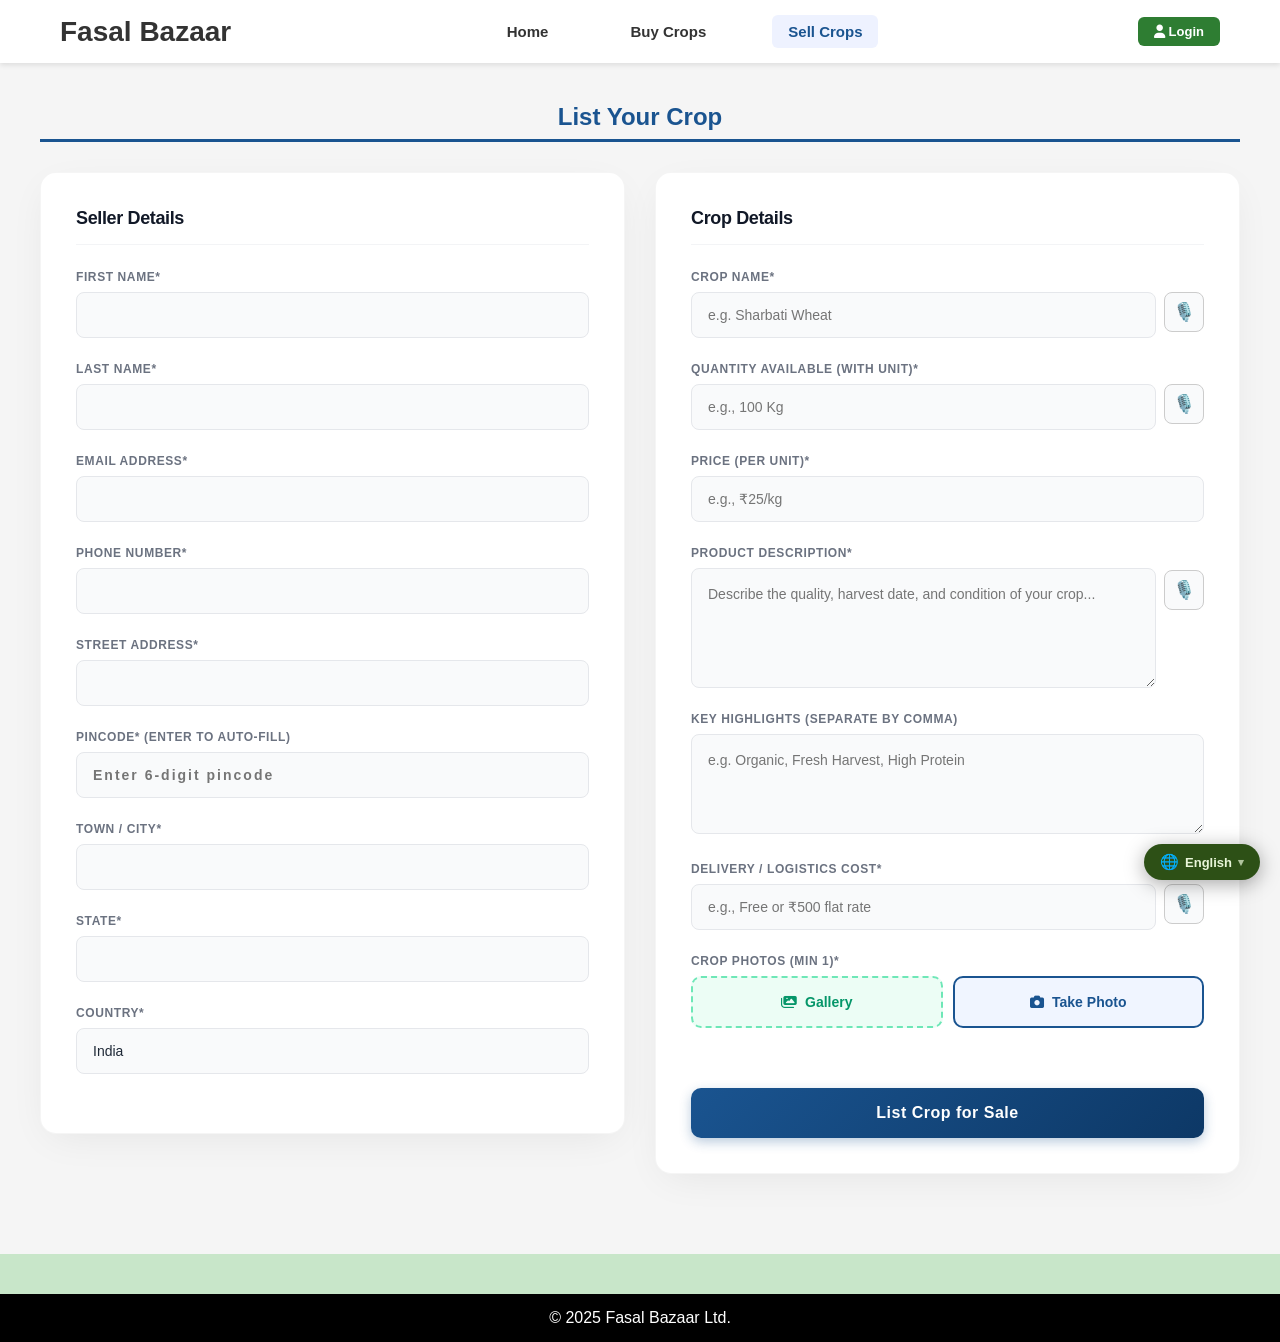
<file: templates/selling.html>
<!doctype html>
<html lang="en">
  <head>
    <meta charset="UTF-8" />
    <meta name="viewport" content="width=device-width, initial-scale=1.0" />
    <title>Sell Crops - Fasal Bazaar</title>
    <link rel="stylesheet" href="styles.css" />
    <link
      rel="stylesheet"
      href="https://cdnjs.cloudflare.com/ajax/libs/font-awesome/6.4.0/css/all.min.css"
    />
    <style>
      /* ── Mic button ─────────────────────────────────── */
      .mic-btn {
        flex-shrink: 0;
        width: 40px;
        height: 40px;
        border: 1.5px solid #ccc;
        border-radius: 8px;
        background: #f9fafb;
        cursor: pointer;
        font-size: 18px;
        display: flex;
        align-items: center;
        justify-content: center;
        transition: background 0.2s, border-color 0.2s;
        padding: 0;
        line-height: 1;
      }
      .mic-btn:hover { background: #e8f5e9; border-color: #2e7d32; }

      /* Input + mic side-by-side */
      .input-with-mic {
        display: flex;
        gap: 8px;
        align-items: flex-start; /* align-items:start so textarea mic stays at top */
      }
      .input-with-mic input,
      .input-with-mic textarea {
        flex: 1;
        min-width: 0;
      }
    </style>
  </head>
  <body>
    <header>
      <div class="container">
        <div class="header-content" style="justify-content: space-between">
          <a
            href="index.html"
            class="logo"
            style="text-decoration: none; color: inherit"
            >Fasal Bazaar</a
          >
          <nav
            class="main-nav"
            style="background: transparent; padding: 0; box-shadow: none"
          >
            <div class="nav-container" style="gap: 50px">
              <a
                href="index.html"
                style="color: #333; text-decoration: none; font-weight: 600"
                >Home</a
              >
              <a
                href="buying.html"
                style="color: #333; text-decoration: none; font-weight: 600"
                >Buy Crops</a
              >
              <a
                href="selling.html"
                style="color: #1a5490; text-decoration: none; font-weight: 600"
                >Sell Crops</a
              >
            </div>
          </nav>
          <div id="userSection"></div>
        </div>
      </div>
    </header>

    <div class="container form-container">
      <div class="progress-tabs">
        <div class="tab active" data-t>List Your Crop</div>
      </div>

      <form id="sellingForm" class="checkout-form">
        <div class="form-grid">
          <div class="form-left">
            <h3 data-t>Seller Details</h3>

            <div class="form-group">
              <label for="firstName" data-t>First Name*</label>
              <input type="text" id="firstName" required />
            </div>

            <div class="form-group">
              <label for="lastName" data-t>Last Name*</label>
              <input type="text" id="lastName" required />
            </div>

            <div class="form-group">
              <label for="email" data-t>Email Address*</label>
              <input type="email" id="email" required />
            </div>

            <div class="form-group">
              <label for="phone" data-t>Phone Number*</label>
              <input type="tel" id="phone" required />
            </div>

            <div class="form-group">
              <label for="street" data-t>Street Address*</label>
              <input type="text" id="street" required />
            </div>

            <div class="form-group">
              <label for="postcode" data-t>Pincode* (Enter to auto-fill)</label>
              <input
                type="text"
                id="postcode"
                maxlength="6"
                placeholder="Enter 6-digit pincode"
                required
              />
              <small
                id="locationMsg"
                style="display: block; margin-top: 5px; font-size: 12px"
              ></small>
            </div>

            <div class="form-group">
              <label for="city" data-t>Town / City*</label>
              <input type="text" id="city" required />
            </div>

            <div class="form-group">
              <label for="state" data-t>State*</label>
              <input type="text" id="state" required />
            </div>

            <div class="form-group">
              <label for="country" data-t>Country*</label>
              <input type="text" id="country" value="India" required />
            </div>
          </div>

          <div class="form-right">
            <h3 data-t>Crop Details</h3>

            <!-- Crop Name + mic -->
            <div class="form-group">
              <label for="cropName" data-t>Crop Name*</label>
              <div class="input-with-mic">
                <input
                  type="text"
                  id="cropName"
                  placeholder="e.g. Sharbati Wheat"
                  required
                />
                <button
                  type="button"
                  id="micCropName"
                  class="mic-btn"
                  title="Speak crop name"
                >🎙️</button>
              </div>
            </div>

            <!-- Mandi Price Widget -->
            <div
              id="mandiWidget"
              style="
                display: none;
                background: #f0fdf4;
                border: 1px solid #86efac;
                border-radius: 10px;
                padding: 16px;
                margin-bottom: 16px;
              "
            >
              <div
                style="
                  display: flex;
                  justify-content: space-between;
                  align-items: center;
                  margin-bottom: 10px;
                "
              >
                <span style="font-size: 13px; font-weight: 700; color: #166534"
                  ><i class="fas fa-chart-line"></i> <span data-t>Live Mandi Price</span></span
                >
                <a
                  href="mandi.html"
                  target="_blank"
                  style="
                    font-size: 11px;
                    color: #1a5490;
                    font-weight: 600;
                    text-decoration: none;
                  "
                  data-t>View all →</a
                >
              </div>
              <div id="mandiWidgetBody">
                <div style="font-size: 13px; color: #6b7280" data-t>
                  Fetching current mandi price...
                </div>
              </div>
            </div>

            <!-- Quantity + mic -->
            <div class="form-group">
              <label for="amountSelling" data-t>Quantity Available (with unit)*</label>
              <div class="input-with-mic">
                <input
                  type="text"
                  id="amountSelling"
                  placeholder="e.g., 100 Kg"
                  required
                />
                <button
                  type="button"
                  id="micAmount"
                  class="mic-btn"
                  title="Speak quantity"
                >🎙️</button>
              </div>
            </div>

            <div class="form-group">
              <label for="cost" data-t>Price (per unit)*</label>
              <input
                type="text"
                id="cost"
                placeholder="e.g., ₹25/kg"
                required
              />
            </div>

            <!-- Description + mic -->
            <div class="form-group">
              <label for="productDescription" data-t>Product Description*</label>
              <div class="input-with-mic">
                <textarea
                  id="productDescription"
                  rows="4"
                  placeholder="Describe the quality, harvest date, and condition of your crop..."
                  required
                ></textarea>
                <button
                  type="button"
                  id="micDescription"
                  class="mic-btn"
                  title="Speak description"
                  style="margin-top: 2px;"
                >🎙️</button>
              </div>
            </div>

            <div class="form-group">
              <label for="productFeatures" data-t
                >Key Highlights (Separate by comma)</label
              >
              <textarea
                id="productFeatures"
                rows="2"
                placeholder="e.g. Organic, Fresh Harvest, High Protein"
              ></textarea>
            </div>

            <!-- Delivery cost + mic -->
            <div class="form-group">
              <label for="deliveryCost" data-t>Delivery / Logistics Cost*</label>
              <div class="input-with-mic">
                <input
                  type="text"
                  id="deliveryCost"
                  placeholder="e.g., Free or ₹500 flat rate"
                  required
                />
                <button
                  type="button"
                  id="micDelivery"
                  class="mic-btn"
                  title="Speak delivery cost"
                >🎙️</button>
              </div>
            </div>

            <div class="form-group" style="margin-bottom: 5px">
              <label data-t>Crop Photos (Min 1)*</label>
            </div>

            <div style="display: flex; gap: 10px; margin-bottom: 20px">
              <button
                type="button"
                class="upload-btn"
                style="flex: 1; margin: 0"
                onclick="document.getElementById('galleryInput').click()"
              >
                <i class="fas fa-images"></i> <span data-t>Gallery</span>
              </button>

              <button
                type="button"
                class="upload-btn"
                style="
                  flex: 1;
                  margin: 0;
                  border-style: solid;
                  background-color: #f0f5ff;
                  border-color: #1a5490;
                  color: #1a5490;
                "
                onclick="document.getElementById('cameraInput').click()"
              >
                <i class="fas fa-camera"></i> <span data-t>Take Photo</span>
              </button>
            </div>

            <input
              type="file"
              id="galleryInput"
              accept="image/*"
              multiple
              style="display: none"
              onchange="handleFileUpload(this)"
            />
            <input
              type="file"
              id="cameraInput"
              accept="image/*"
              capture="environment"
              style="display: none"
              onchange="handleFileUpload(this)"
            />

            <div id="photoPreviewGrid" class="photo-grid"></div>

            <button type="submit" class="submit-btn" style="margin-top: 20px" data-t>
              List Crop for Sale
            </button>
          </div>
        </div>
      </form>
    </div>

    <footer>
      <div class="footer-bottom">
        <div class="container">
          <p>&copy; 2025 Fasal Bazaar Ltd.</p>
        </div>
      </div>
    </footer>

    <script src="api.js"></script>
    <script src="reverie.js"></script>
    <script src="site-translate.js"></script>
    <script src="selling-script.js"></script>
    <script>
      // ── Mandi Price Widget ────────────────────────────────────
      // Use a relative path so it works in all environments (not just localhost)
      const MANDI_API = "/api/mandi/prices";
      let mandiDebounce = null;

      document.getElementById("cropName").addEventListener("input", (e) => {
        clearTimeout(mandiDebounce);
        const crop = e.target.value.trim();
        if (crop.length < 3) {
          document.getElementById("mandiWidget").style.display = "none";
          return;
        }
        mandiDebounce = setTimeout(() => fetchMandiWidget(crop), 700);
      });

      async function fetchMandiWidget(crop) {
        const widget = document.getElementById("mandiWidget");
        const body = document.getElementById("mandiWidgetBody");
        widget.style.display = "block";
        body.innerHTML =
          '<div style="font-size:13px;color:#6b7280;"><i class="fas fa-spinner fa-spin"></i> Fetching...</div>';

        try {
          const res = await fetch(
            `${MANDI_API}?crop=${encodeURIComponent(crop)}&limit=10`,
          );
          const data = await res.json();
          if (!res.ok) {
            body.innerHTML =
              '<p style="font-size:13px;color:#dc2626;">' +
              (data.error || "Could not fetch.") +
              "</p>";
            return;
          }
          const records = data.records || [];

          if (records.length === 0) {
            body.innerHTML = `<p style="font-size:13px;color:#6b7280;">No mandi data found for "${crop}".</p>`;
            return;
          }

          const prices = records
            .map((r) => ({
              market: r.market || r.Market || "",
              state: r.state || r.State || "",
              modal: parseFloat(r.modal_price || r.Modal_x0020_Price || 0),
              min: parseFloat(r.min_price || r.Min_x0020_Price || 0),
              max: parseFloat(r.max_price || r.Max_x0020_Price || 0),
            }))
            .filter((r) => r.modal > 0);

          if (prices.length === 0) {
            body.innerHTML =
              '<p style="font-size:13px;color:#6b7280;">Price data unavailable.</p>';
            return;
          }

          const avgModal = Math.round(
            prices.reduce((s, r) => s + r.modal, 0) / prices.length,
          );
          const minPrice = Math.min(...prices.map((r) => r.min));
          const maxPrice = Math.max(...prices.map((r) => r.max));
          const best = prices.reduce((a, b) => (a.modal > b.modal ? a : b));

          body.innerHTML = `
          <div style="display:grid;grid-template-columns:repeat(3,1fr);gap:10px;margin-bottom:10px;">
            <div style="text-align:center;background:white;border-radius:8px;padding:10px;">
              <div style="font-size:11px;color:#6b7280;font-weight:700;text-transform:uppercase;">Avg Modal</div>
              <div style="font-size:18px;font-weight:800;color:#166534;">₹${avgModal}<span style="font-size:11px;font-weight:400;">/q</span></div>
            </div>
            <div style="text-align:center;background:white;border-radius:8px;padding:10px;">
              <div style="font-size:11px;color:#6b7280;font-weight:700;text-transform:uppercase;">Range</div>
              <div style="font-size:14px;font-weight:700;color:#333;">₹${minPrice}–${maxPrice}</div>
            </div>
            <div style="text-align:center;background:white;border-radius:8px;padding:10px;">
              <div style="font-size:11px;color:#6b7280;font-weight:700;text-transform:uppercase;">Mandis</div>
              <div style="font-size:18px;font-weight:800;color:#1a5490;">${prices.length}</div>
            </div>
          </div>
          <div style="font-size:12px;color:#166534;font-weight:600;">
            🏆 Best price: <strong>${best.market}, ${best.state}</strong> at ₹${best.modal}/q
          </div>
          <div style="font-size:11px;color:#6b7280;margin-top:6px;">
            💡 Tip: ₹1/quintal = ₹0.01/kg — divide by 100 to compare with your per-kg price.
          </div>`;
        } catch (err) {
          body.innerHTML =
            '<p style="font-size:13px;color:#dc2626;">Could not fetch mandi data.</p>';
        }
      }
    </script>
  </body>
</html>
</file>
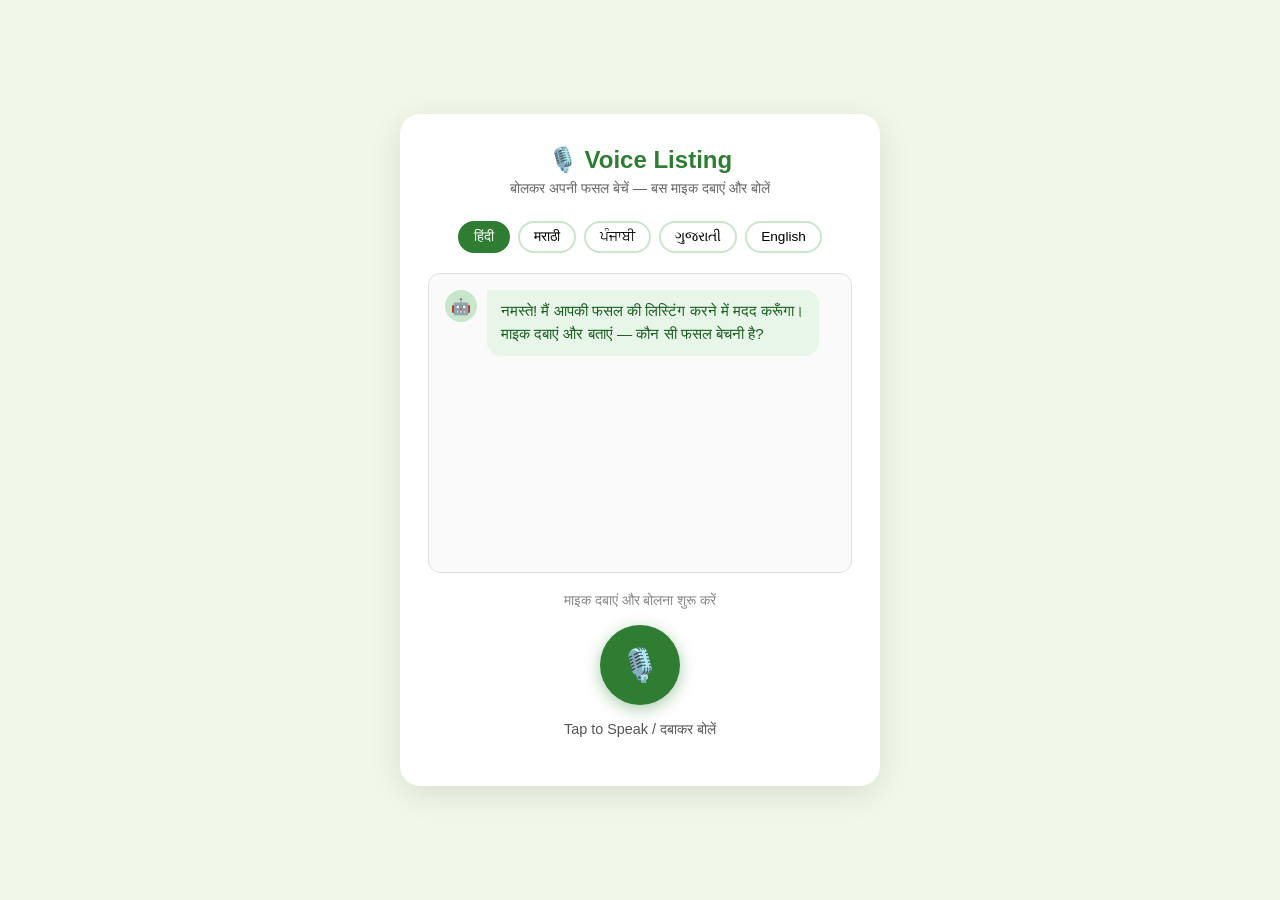
<file: templates/voice-listing.html>
<!DOCTYPE html>
<html lang="hi">
<head>
  <meta charset="UTF-8" />
  <meta name="viewport" content="width=device-width, initial-scale=1.0" />
  <title>Voice Listing — Fasal Bazaar</title>
  <style>
    * { box-sizing: border-box; margin: 0; padding: 0; }
    body {
      font-family: 'Segoe UI', sans-serif;
      background: #f1f8e9;
      min-height: 100vh;
      display: flex; flex-direction: column;
      align-items: center; justify-content: center;
      padding: 20px;
    }
    .container {
      background: white;
      border-radius: 20px;
      padding: 32px 28px;
      max-width: 480px; width: 100%;
      box-shadow: 0 8px 32px rgba(0,0,0,0.1);
    }
    h1 { color: #2e7d32; font-size: 1.5rem; margin-bottom: 6px; text-align: center; }
    .subtitle { color: #666; text-align: center; font-size: .9rem; margin-bottom: 24px; }

    .chat-area {
      min-height: 300px; max-height: 400px;
      overflow-y: auto;
      border: 1px solid #e0e0e0; border-radius: 12px;
      padding: 16px; margin-bottom: 20px;
      background: #fafafa;
    }
    .msg { display: flex; gap: 10px; margin-bottom: 14px; align-items: flex-start; }
    .msg.bot .bubble {
      background: #e8f5e9; color: #1b5e20;
      border-radius: 0 14px 14px 14px;
    }
    .msg.user .bubble {
      background: #1976d2; color: white;
      border-radius: 14px 14px 0 14px;
      margin-left: auto;
    }
    .msg.user { flex-direction: row-reverse; }
    .bubble { padding: 10px 14px; font-size: .95rem; max-width: 85%; line-height: 1.5; }
    .avatar {
      width: 32px; height: 32px; border-radius: 50%;
      display: flex; align-items: center; justify-content: center;
      font-size: 16px; background: #c8e6c9; flex-shrink: 0;
    }

    .mic-btn {
      width: 80px; height: 80px; border-radius: 50%;
      border: none; cursor: pointer;
      background: #2e7d32; color: white;
      font-size: 2rem;
      display: flex; align-items: center; justify-content: center;
      margin: 0 auto 16px;
      transition: all 0.2s;
      box-shadow: 0 4px 16px rgba(46,125,50,0.4);
    }
    .mic-btn.recording {
      background: #c62828;
      animation: pulse 1s infinite;
    }
    @keyframes pulse {
      0%   { box-shadow: 0 0 0 0   rgba(198,40,40,0.4); }
      70%  { box-shadow: 0 0 0 16px rgba(198,40,40,0);   }
      100% { box-shadow: 0 0 0 0   rgba(198,40,40,0);   }
    }
    .mic-label { text-align: center; color: #555; font-size: .9rem; margin-bottom: 16px; }

    .status {
      text-align: center; font-size: .85rem;
      color: #888; min-height: 20px; margin-bottom: 12px;
    }
    .status.listening { color: #c62828; font-weight: 600; }
    .status.thinking  { color: #1565c0; }

    .lang-row {
      display: flex; gap: 8px; flex-wrap: wrap;
      justify-content: center; margin-bottom: 20px;
    }
    .lang-chip {
      padding: 6px 14px; border-radius: 20px; cursor: pointer;
      border: 2px solid #c8e6c9; background: white;
      font-size: .85rem; transition: all .2s;
    }
    .lang-chip.active { background: #2e7d32; color: white; border-color: #2e7d32; }

    .confirm-box {
      background: #f1f8e9; border-radius: 12px; padding: 16px;
      margin-top: 16px; display: none;
    }
    .confirm-box h3 { color: #2e7d32; margin-bottom: 10px; }
    .confirm-box .field {
      display: flex; justify-content: space-between;
      padding: 5px 0; border-bottom: 1px solid #e0e0e0; font-size: .9rem;
    }
    .confirm-box .field:last-child { border: none; }
    .confirm-box .field label { color: #666; }
    .confirm-box .field span  { font-weight: 600; color: #222; }

    .btn-row { display: flex; gap: 10px; margin-top: 14px; }
    .btn {
      flex: 1; padding: 12px; border: none; border-radius: 10px;
      cursor: pointer; font-size: 1rem; font-weight: 600; transition: all .2s;
    }
    .btn-confirm { background: #2e7d32; color: white; }
    .btn-redo    { background: #fff; color: #c62828; border: 2px solid #c62828; }
  </style>
</head>
<body>
  <div class="container">
    <h1>🎙️ Voice Listing</h1>
    <p class="subtitle" id="subtitle">बोलकर अपनी फसल बेचें — बस माइक दबाएं और बोलें</p>

    <!-- Language selector -->
    <div class="lang-row" id="langRow">
      <div class="lang-chip active" data-code="hi">हिंदी</div>
      <div class="lang-chip" data-code="mr">मराठी</div>
      <div class="lang-chip" data-code="pa">ਪੰਜਾਬੀ</div>
      <div class="lang-chip" data-code="gu">ગુજરાતી</div>
      <div class="lang-chip" data-code="en">English</div>
    </div>

    <!-- Chat messages -->
    <div class="chat-area" id="chatArea"></div>

    <!-- Mic controls -->
    <div class="status" id="status">माइक दबाएं और बोलना शुरू करें</div>
    <button class="mic-btn" id="micBtn">🎙️</button>
    <div class="mic-label" id="micLabel">Tap to Speak / दबाकर बोलें</div>

    <!-- Confirmation box (shown when Claude has all fields) -->
    <div class="confirm-box" id="confirmBox">
      <h3>📋 लिस्टिंग का विवरण</h3>
      <div id="confirmFields"></div>
      <div class="btn-row">
        <button class="btn btn-confirm" id="btnSubmit">✅ Submit</button>
        <button class="btn btn-redo"    id="btnRedo">🔄 फिर से बोलें</button>
      </div>
    </div>
  </div>

  <script src="api.js"></script>
  <script src="reverie.js"></script>
  <script src="voice-listing.js"></script>
</body>
</html>
</file>
<file: templates/styles.css>
* {
  margin: 0;
  padding: 0;
  box-sizing: border-box;
}

body {
  font-family: Arial, sans-serif;
  background-color: #f5f5f5;
  color: #333;
}

.container {
  max-width: 1200px;
  margin: 0 auto;
  padding: 0 20px;
}

/* ========== HEADER ========== */
header {
  background-color: white;
  padding: 15px 0;
  box-shadow: 0 2px 5px rgba(0, 0, 0, 0.1);
}

.header-content {
  display: flex;
  align-items: center;
  gap: 20px;
}

.logo {
  font-size: 28px;
  font-weight: bold;
  font-family: "Arial Black", sans-serif;
  cursor: pointer;
  white-space: nowrap;
}

.search-bar {
  flex: 1;
  max-width: 500px;
}

.search-bar input {
  width: 100%;
  padding: 10px 15px;
  border: 1px solid #ddd;
  border-radius: 5px;
  font-size: 14px;
}

.header-right {
  display: flex;
  align-items: center;
  gap: 14px;
  margin-left: auto;
}

/* Pincode in header */
.pincode-section {
  display: flex;
  align-items: center;
  gap: 5px;
  cursor: pointer;
  font-size: 13px;
  color: #1a5490;
  font-weight: 600;
  padding: 6px 10px;
  border: 1px solid #d0d8e8;
  border-radius: 6px;
  background: #f0f5ff;
  transition: all 0.2s;
  white-space: nowrap;
  max-width: 160px;
  overflow: hidden;
  text-overflow: ellipsis;
}

.pincode-section:hover {
  background: #dce8ff;
  border-color: #1a5490;
}

.pincode-section i {
  color: #1a5490;
  font-size: 12px;
  flex-shrink: 0;
}

#locationDisplay {
  overflow: hidden;
  text-overflow: ellipsis;
  white-space: nowrap;
}

/* Cart icon button */
.cart-icon-btn {
  position: relative;
  background: none;
  border: none;
  font-size: 20px;
  cursor: pointer;
  color: #333;
  padding: 4px 6px;
  display: flex;
  align-items: center;
}

.cart-icon-btn:hover {
  color: #1a5490;
}

.cart-count {
  position: absolute;
  top: -4px;
  right: -6px;
  background: #e53935;
  color: white;
  font-size: 10px;
  font-weight: 700;
  width: 18px;
  height: 18px;
  border-radius: 50%;
  display: none;
  align-items: center;
  justify-content: center;
  line-height: 1;
}

.user-link,
.cart-link {
  text-decoration: none;
  color: #333;
  font-size: 14px;
}

.user-info {
  display: flex;
  align-items: center;
  gap: 10px;
}

.user-name {
  font-size: 14px;
  font-weight: 500;
}

.logout-btn {
  padding: 4px 12px;
  background-color: #f3f4f6;
  border: 1px solid #ddd;
  border-radius: 4px;
  cursor: pointer;
  font-size: 12px;
  font-weight: 500;
  transition: all 0.3s;
}

.logout-btn:hover {
  background-color: #e5e7eb;
}

/* ========== MAIN NAV ========== */
.main-nav {
  background-color: #1a5490;
  padding: 0;
  position: relative;
  z-index: 100;
}

.nav-container {
  display: flex;
  gap: 0;
  flex-wrap: wrap;
  padding: 0 !important;
}

.nav-dropdown {
  position: relative;
  flex: 1;
  min-width: 150px;
}

.nav-btn {
  background-color: transparent;
  color: white;
  border: none;
  border-right: 1px solid rgba(255, 255, 255, 0.2);
  padding: 16px 20px;
  cursor: pointer;
  font-size: 14px;
  transition: background-color 0.3s;
  display: flex;
  align-items: center;
  justify-content: center;
  gap: 8px;
  width: 100%;
  white-space: nowrap;
}

.nav-dropdown:last-child .nav-btn {
  border-right: none;
}
.nav-btn:hover {
  background-color: rgba(255, 255, 255, 0.15);
}
.nav-btn i {
  font-size: 10px;
  transition: transform 0.3s;
}

.nav-dropdown.active .nav-btn {
  background-color: rgba(255, 255, 255, 0.1);
}
.nav-dropdown.active .nav-btn i {
  transform: rotate(180deg);
}

/* Sell / Buy action buttons in nav */
.nav-btn-sell {
  background-color: #2e7d32;
  color: white !important;
  font-weight: 600;
  border-radius: 4px;
  border-right: none !important;
}
.nav-btn-sell:hover {
  background-color: #1b5e20 !important;
}
.nav-btn-buy {
  background-color: #1565c0;
  color: white !important;
  font-weight: 600;
  border-radius: 4px;
  border-right: none !important;
}
.nav-btn-buy:hover {
  background-color: #0d47a1 !important;
}

.dropdown-menu {
  display: none;
  position: absolute;
  top: 100%;
  left: 0;
  background-color: white;
  min-width: 200px;
  box-shadow: 0 4px 12px rgba(0, 0, 0, 0.15);
  border-radius: 0 0 8px 8px;
  padding: 10px 0;
  z-index: 1000;
}

.nav-dropdown.active .dropdown-menu {
  display: block;
  animation: slideDown 0.3s ease;
}

@keyframes slideDown {
  from {
    opacity: 0;
    transform: translateY(-10px);
  }
  to {
    opacity: 1;
    transform: translateY(0);
  }
}

.dropdown-menu a {
  display: block;
  padding: 10px 20px;
  color: #333;
  text-decoration: none;
  font-size: 14px;
  transition: background-color 0.2s;
}

.dropdown-menu a:hover {
  background-color: #f0f7eb;
  color: #1a5490;
}

/* ========== LISTING TABS ========== */
.listing-tabs {
  display: flex;
  gap: 15px;
  margin-bottom: 30px;
  background-color: white;
  padding: 20px;
  border-radius: 8px;
}

.listing-tab {
  flex: 1;
  padding: 15px 25px;
  background-color: #f5f5f5;
  border: 2px solid transparent;
  border-radius: 8px;
  cursor: pointer;
  font-size: 16px;
  font-weight: 600;
  color: #666;
  transition: all 0.3s;
  display: flex;
  align-items: center;
  justify-content: center;
  gap: 10px;
}

.listing-tab i {
  font-size: 20px;
}
.listing-tab:hover {
  background-color: #e8f5e9;
  border-color: #4caf50;
}
.listing-tab.active {
  background-color: #e8f5e9;
  border-color: #4caf50;
  color: #2e7d32;
}

/* ========== MAIN CONTENT ========== */
.main-content {
  padding: 30px 0;
}

/* ========== COMMODITY SECTION ========== */
.commodity-section {
  background-color: white;
  padding: 20px;
  border-radius: 8px;
  margin-bottom: 30px;
}

.section-header {
  display: flex;
  justify-content: space-between;
  align-items: center;
  margin-bottom: 20px;
  flex-wrap: wrap;
  gap: 10px;
}

.section-header h2 {
  font-size: 24px;
}
.highlight {
  color: #00bcd4;
}
.view-all {
  color: #666;
  text-decoration: none;
  font-size: 14px;
}

.commodity-table {
  overflow-x: auto;
}

.commodity-table table {
  width: 100%;
  border-collapse: collapse;
}

.commodity-table th {
  background-color: #f5f5f5;
  padding: 12px;
  text-align: left;
  font-weight: 600;
  border-bottom: 2px solid #ddd;
}

.commodity-table td {
  padding: 12px;
  border-bottom: 1px solid #eee;
}

.commodity-table tbody tr {
  background-color: #2c3e5f;
  color: white;
}
.commodity-table tbody tr:nth-child(even) {
  background-color: #3a4e6b;
}
.commodity-table td a {
  color: #4fc3f7;
  text-decoration: none;
}

/* ========== DEALS / PRODUCTS ========== */
.deals-section,
.cities-section {
  background-color: white;
  padding: 20px;
  border-radius: 8px;
  margin-bottom: 30px;
}

.products-grid {
  display: grid;
  grid-template-columns: repeat(auto-fill, minmax(220px, 1fr));
  gap: 20px;
}

.product-card {
  border: 1px solid #ddd;
  border-radius: 8px;
  overflow: hidden;
  background-color: white;
  transition:
    transform 0.3s,
    box-shadow 0.3s;
}

.product-card:hover {
  transform: translateY(-5px);
  box-shadow: 0 4px 12px rgba(0, 0, 0, 0.15);
}

.product-card img {
  width: 100%;
  height: 180px;
  object-fit: cover;
}

.product-info {
  padding: 15px;
}
.product-info h3 {
  font-size: 16px;
  margin-bottom: 5px;
}
.product-info .price {
  font-weight: bold;
  color: #333;
  margin-bottom: 10px;
}
.product-info .location {
  font-size: 12px;
  color: #666;
  margin-bottom: 10px;
}

.contact-btn {
  background-color: #28a745;
  color: white;
  border: none;
  padding: 8px 15px;
  border-radius: 5px;
  cursor: pointer;
  width: 100%;
  font-size: 14px;
  transition: background-color 0.3s;
}

.contact-btn:hover {
  background-color: #218838;
}

/* ========== CITIES — HORIZONTAL SCROLL ========== */
.cities-carousel-container {
  display: flex;
  align-items: center;
  gap: 10px;
}

.scroll-btn {
  background-color: #1a5490;
  color: white;
  border: none;
  width: 32px;
  height: 32px;
  border-radius: 50%;
  cursor: pointer;
  font-weight: bold;
  display: flex;
  align-items: center;
  justify-content: center;
  transition: background 0.3s;
  flex-shrink: 0;
}

.scroll-btn:hover {
  background-color: #145080;
}

.cities-scroll {
  display: flex;
  gap: 10px;
  overflow-x: auto;
  padding-bottom: 8px;
  scrollbar-width: none; /* Firefox */
  -ms-overflow-style: none; /* IE and Edge */
  scroll-behavior: smooth;
  width: 100%;
}

.cities-scroll::-webkit-scrollbar {
  display: none; /* Chrome, Safari, Opera */
}

.city-btn {
  background-color: #f0f0f0;
  padding: 10px 18px;
  border-radius: 20px;
  text-align: center;
  cursor: pointer;
  transition: all 0.3s;
  font-weight: 500;
  font-size: 13px;
  white-space: nowrap;
  flex-shrink: 0;
  border: 2px solid transparent;
}

.city-btn:hover {
  background-color: #dce8ff;
  border-color: #1a5490;
  color: #1a5490;
  transform: translateY(-2px);
}

/* ========== CART SIDEBAR ========== */
.cart-overlay {
  display: none;
  position: fixed;
  inset: 0;
  background: rgba(0, 0, 0, 0.45);
  z-index: 1500;
  opacity: 0;
  transition: opacity 0.3s;
}

.cart-overlay.open {
  display: block;
  opacity: 1;
}

.cart-sidebar {
  position: fixed;
  top: 0;
  right: -420px;
  width: 380px;
  max-width: 95vw;
  height: 100vh;
  background: white;
  z-index: 1600;
  box-shadow: -4px 0 24px rgba(0, 0, 0, 0.18);
  display: flex;
  flex-direction: column;
  transition: right 0.35s cubic-bezier(0.4, 0, 0.2, 1);
}

.cart-sidebar.open {
  right: 0;
}

.cart-sidebar-header {
  display: flex;
  justify-content: space-between;
  align-items: center;
  padding: 20px 20px 16px;
  border-bottom: 2px solid #f0f0f0;
  background: #1a5490;
  color: white;
}

.cart-sidebar-header h3 {
  font-size: 18px;
  font-weight: 700;
  display: flex;
  align-items: center;
  gap: 10px;
}

.cart-close-btn {
  background: none;
  border: none;
  color: white;
  font-size: 26px;
  cursor: pointer;
  line-height: 1;
  padding: 0 4px;
  opacity: 0.85;
  transition: opacity 0.2s;
}

.cart-close-btn:hover {
  opacity: 1;
}

.cart-sidebar-body {
  flex: 1;
  overflow-y: auto;
  padding: 16px;
}

.cart-empty {
  display: flex;
  flex-direction: column;
  align-items: center;
  justify-content: center;
  height: 100%;
  min-height: 200px;
  color: #aaa;
  font-size: 15px;
  text-align: center;
}

.cart-item {
  display: flex;
  align-items: center;
  gap: 12px;
  padding: 12px 0;
  border-bottom: 1px solid #f0f0f0;
}

.cart-item-img {
  width: 60px;
  height: 60px;
  object-fit: cover;
  border-radius: 8px;
  flex-shrink: 0;
  background: #eee;
}

.cart-item-info {
  flex: 1;
  min-width: 0;
}

.cart-item-name {
  font-weight: 600;
  font-size: 14px;
  color: #222;
  margin-bottom: 4px;
  white-space: nowrap;
  overflow: hidden;
  text-overflow: ellipsis;
}

.cart-item-price {
  font-size: 13px;
  color: #666;
}

.cart-item-right {
  display: flex;
  flex-direction: column;
  align-items: flex-end;
  gap: 6px;
}

.cart-item-total {
  font-weight: 700;
  font-size: 14px;
  color: #1a5490;
}

.cart-item-remove {
  background: none;
  border: none;
  color: #e53935;
  cursor: pointer;
  font-size: 13px;
  padding: 2px 4px;
  transition: color 0.2s;
}

.cart-item-remove:hover {
  color: #b71c1c;
}

.cart-sidebar-footer {
  padding: 16px 20px;
  border-top: 2px solid #f0f0f0;
  background: #fafafa;
}

.cart-total-row {
  display: flex;
  justify-content: space-between;
  font-size: 17px;
  font-weight: 700;
  margin-bottom: 14px;
  color: #222;
}

.cart-checkout-btn {
  display: block;
  width: 100%;
  padding: 13px;
  background: #1a5490;
  color: white;
  text-align: center;
  text-decoration: none;
  border-radius: 8px;
  font-size: 15px;
  font-weight: 600;
  transition: background 0.3s;
}

.cart-checkout-btn:hover {
  background: #145080;
}

/* ========== MODAL STYLES ========== */
.modal {
  display: none;
  position: fixed;
  z-index: 2000;
  left: 0;
  top: 0;
  width: 100%;
  height: 100%;
  background-color: rgba(0, 0, 0, 0.6);
  animation: fadeIn 0.3s;
}

@keyframes fadeIn {
  from {
    opacity: 0;
  }
  to {
    opacity: 1;
  }
}

.modal-content {
  background-color: white;
  margin: 5% auto;
  padding: 40px;
  border-radius: 16px;
  width: 90%;
  max-width: 500px;
  position: relative;
  animation: slideIn 0.3s;
}

@keyframes slideIn {
  from {
    transform: translateY(-50px);
    opacity: 0;
  }
  to {
    transform: translateY(0);
    opacity: 1;
  }
}

.close {
  position: absolute;
  right: 20px;
  top: 20px;
  font-size: 28px;
  font-weight: bold;
  color: #aaa;
  cursor: pointer;
  transition: color 0.3s;
}

.close:hover {
  color: #000;
}

.auth-modal-content {
  max-width: 450px;
}

.auth-tabs {
  display: flex;
  gap: 10px;
  margin-bottom: 30px;
  border-bottom: 2px solid #e0e0e0;
}

.auth-tab {
  flex: 1;
  padding: 12px;
  background: none;
  border: none;
  border-bottom: 3px solid transparent;
  font-size: 16px;
  font-weight: 600;
  color: #666;
  cursor: pointer;
  transition: all 0.3s;
}

.auth-tab.active {
  color: #1a5490;
  border-bottom-color: #1a5490;
}

.auth-form {
  display: none;
}
.auth-form.active {
  display: block;
}

.auth-form h2 {
  font-size: 24px;
  color: #1a1a1a;
  margin-bottom: 25px;
  text-align: center;
}

.form-group {
  margin-bottom: 20px;
}

.form-group label {
  display: block;
  font-size: 14px;
  font-weight: 600;
  color: #333;
  margin-bottom: 8px;
}

.form-group input,
.form-group select,
.form-group textarea {
  width: 100%;
  padding: 12px 15px;
  border: 1px solid #d0d0d0;
  border-radius: 8px;
  font-size: 14px;
  transition: border-color 0.3s;
  font-family: inherit; /* Ensure font matches inputs */
}

.form-group textarea {
  resize: vertical; /* Allow only vertical resizing */
}

.form-group input:focus,
.form-group select:focus,
.form-group textarea:focus {
  outline: none;
  border-color: #1a5490;
}

.auth-submit-btn {
  width: 100%;
  padding: 14px;
  background: #1a5490;
  color: white;
  border: none;
  border-radius: 8px;
  font-size: 16px;
  font-weight: 600;
  cursor: pointer;
  transition: background 0.3s;
}

.auth-submit-btn:hover {
  background: #145080;
}

.auth-divider {
  text-align: center;
  margin: 25px 0;
  position: relative;
}
.auth-divider::before {
  content: "";
  position: absolute;
  top: 50%;
  left: 0;
  right: 0;
  height: 1px;
  background: #e0e0e0;
}
.auth-divider span {
  background: white;
  padding: 0 15px;
  color: #999;
  font-size: 14px;
  position: relative;
  z-index: 1;
}

.google-login-btn {
  width: 100%;
  padding: 14px;
  background: white;
  color: #333;
  border: 2px solid #e0e0e0;
  border-radius: 8px;
  font-size: 16px;
  font-weight: 600;
  cursor: pointer;
  transition: all 0.3s;
  display: flex;
  align-items: center;
  justify-content: center;
  gap: 10px;
}

.google-login-btn:hover {
  border-color: #1a5490;
  background: #f9f9f9;
}
.google-login-btn i {
  font-size: 18px;
  color: #4285f4;
}

.auth-switch {
  text-align: center;
  margin-top: 20px;
  font-size: 14px;
  color: #666;
}
.auth-switch a {
  color: #1a5490;
  text-decoration: none;
  font-weight: 600;
}
.auth-switch a:hover {
  text-decoration: underline;
}

.pincode-modal-content {
  max-width: 400px;
}
.pincode-modal-content h2 {
  font-size: 22px;
  margin-bottom: 20px;
  color: #333;
}

#locationResult {
  padding: 15px;
  background-color: #f0f7eb;
  border-radius: 8px;
  border-left: 4px solid #4caf50;
}

/* ========== FOOTER ========== */
footer {
  background-color: #c8e6c9;
  padding: 40px 0 0 0;
  margin-top: 50px;
}

.footer-content {
  display: grid;
  grid-template-columns: 1fr; /* Changed to single column */
  gap: 40px;
  padding-bottom: 30px;
}

.footer-section h3 {
  color: #2e7d32;
  margin-bottom: 15px;
}

/* Updated footer category styles */
.footer-categories {
  list-style: none;
  display: flex;
  flex-wrap: wrap;
  justify-content: center;
  gap: 15px;
}

.footer-categories li {
  margin-bottom: 8px;
  color: #333;
  cursor: pointer;
  transition: color 0.2s;
  font-weight: 500;
}

.footer-categories li:hover {
  color: #1a5490;
  text-decoration: underline;
}

.footer-bottom {
  background-color: #000;
  color: white;
  text-align: center;
  padding: 15px 0;
}

/* ========== FORM PAGES ========== */
.form-container {
  padding: 30px 0;
}

.progress-tabs {
  display: flex;
  gap: 5px;
  margin-bottom: 30px;
  background: white;
  padding: 15px;
  border-radius: 8px;
}

.progress-tabs .tab {
  flex: 1;
  padding: 10px;
  text-align: center;
  background: #f5f5f5;
  border-radius: 5px;
  font-weight: 500;
  color: #666;
}

.progress-tabs .tab.active {
  background: #1a5490;
  color: white;
}

.checkout-form {
  background: white;
  padding: 30px;
  border-radius: 8px;
}

.form-grid {
  display: grid;
  grid-template-columns: 1fr 1fr;
  gap: 40px;
}

.submit-btn {
  width: 100%;
  padding: 14px;
  background: #1a5490;
  color: white;
  border: none;
  border-radius: 8px;
  font-size: 16px;
  font-weight: 600;
  cursor: pointer;
  margin-top: 10px;
  transition: background 0.3s;
}

.submit-btn:hover {
  background: #145080;
}

.upload-btn {
  width: 100%;
  padding: 12px;
  background: #f0f7eb;
  color: #2e7d32;
  border: 2px dashed #4caf50;
  border-radius: 8px;
  font-size: 14px;
  font-weight: 600;
  cursor: pointer;
  margin-bottom: 15px;
  transition: all 0.3s;
}

.upload-btn:hover {
  background: #e8f5e9;
}

.photo-preview {
  margin-top: 10px;
}

/* ========== CHECKOUT SUCCESS ========== */
.checkout-success {
  min-height: 100vh;
  display: flex;
  align-items: center;
  justify-content: center;
  background: #f5f5f5;
}

.success-modal {
  background: white;
  padding: 60px 40px;
  border-radius: 16px;
  text-align: center;
  max-width: 500px;
  width: 90%;
  box-shadow: 0 8px 30px rgba(0, 0, 0, 0.12);
}

.success-icon {
  margin-bottom: 25px;
}

.success-modal h1 {
  font-size: 32px;
  margin-bottom: 15px;
}
.success-modal p {
  color: #666;
  line-height: 1.6;
  margin-bottom: 30px;
}

.success-buttons {
  display: flex;
  gap: 15px;
  justify-content: center;
  flex-wrap: wrap;
}

.btn-primary {
  padding: 12px 30px;
  background: #1a5490;
  color: white;
  text-decoration: none;
  border-radius: 8px;
  font-weight: 600;
  font-size: 15px;
  transition: background 0.3s;
}

.btn-primary:hover {
  background: #145080;
}

.btn-secondary {
  padding: 12px 30px;
  background: white;
  color: #1a5490;
  text-decoration: none;
  border-radius: 8px;
  font-weight: 600;
  font-size: 15px;
  border: 2px solid #1a5490;
  transition: all 0.3s;
}

.btn-secondary:hover {
  background: #f0f5ff;
}

/* ========== RESPONSIVE ========== */
@media (max-width: 768px) {
  .header-content {
    flex-wrap: wrap;
  }

  .search-bar {
    order: 3;
    width: 100%;
    max-width: 100%;
  }

  .nav-container {
    flex-direction: column;
  }
  .nav-dropdown {
    width: 100%;
    min-width: auto;
  }

  .nav-btn {
    justify-content: space-between;
    border-right: none;
    border-bottom: 1px solid rgba(255, 255, 255, 0.2);
  }

  .nav-dropdown:last-child .nav-btn {
    border-bottom: none;
  }

  .dropdown-menu {
    position: static;
    box-shadow: none;
    border-radius: 0;
    background-color: rgba(255, 255, 255, 0.95);
  }

  .products-grid {
    grid-template-columns: repeat(auto-fill, minmax(180px, 1fr));
  }
  .footer-content {
    grid-template-columns: 1fr;
  }
  .listing-tabs {
    flex-direction: column;
  }
  .form-grid {
    grid-template-columns: 1fr;
  }

  .cart-sidebar {
    width: 100%;
    max-width: 100%;
  }

  .pincode-section {
    max-width: 120px;
    font-size: 12px;
  }
}
/* =================================================================
   FINAL "CLEAN & MODERN" SELLING PAGE DESIGN (Paste at Bottom)
   ================================================================= */

/* --- 1. Reset & Layout --- */
.checkout-form {
  background: transparent !important; /* Remove old white box */
  padding: 0 !important;
  box-shadow: none !important;
}

.form-grid {
  display: grid;
  grid-template-columns: 1fr 1fr; /* Two distinct columns */
  gap: 30px;
  align-items: start;
}

/* --- 2. Fix the "Chonky" Top Bar (Make it text-only & elegant) --- */
.progress-tabs {
  background: transparent !important;
  padding: 0 !important;
  box-shadow: none !important;
  margin-bottom: 30px !important;
  text-align: center;
}

.progress-tabs .tab {
  background: none !important; /* Remove background color */
  color: #9ca3af; /* Light grey for inactive */
  font-size: 16px;
  font-weight: 600;
  padding: 10px 20px;
  border: none !important;
  display: inline-block;
}

.progress-tabs .tab.active {
  color: #1a5490 !important; /* Blue text */
  background: transparent !important; /* Ensure no blue box */
  font-size: 24px; /* Larger, like a page title */
  border-bottom: 3px solid #1a5490 !important; /* clean underline */
  border-radius: 0 !important;
  padding-bottom: 8px;
  box-shadow: none !important;
}

/* --- 3. The "Floating Cards" Design --- */
.form-left,
.form-right {
  background: white;
  padding: 35px;
  border-radius: 16px; /* Smooth rounded corners */
  border: 1px solid rgba(0, 0, 0, 0.04);
  box-shadow: 0 10px 40px -10px rgba(0, 0, 0, 0.08); /* Premium soft shadow */
}

/* Section Headings inside cards */
.form-left h3,
.form-right h3 {
  font-size: 18px;
  font-weight: 700;
  color: #111827;
  margin-bottom: 25px;
  padding-bottom: 15px;
  border-bottom: 1px solid #f3f4f6;
  letter-spacing: -0.02em;
}

/* --- 4. Modern Input Fields --- */
.form-group {
  margin-bottom: 24px; /* More breathing room */
}

.form-group label {
  display: block;
  font-size: 12px;
  font-weight: 700;
  color: #6b7280; /* Cool grey */
  margin-bottom: 8px;
  text-transform: uppercase;
  letter-spacing: 0.05em;
}

.form-group input,
.form-group select,
.form-group textarea {
  width: 100%;
  background-color: #f9fafb; /* Very light grey background */
  border: 1px solid #e5e7eb;
  color: #1f2937;
  padding: 14px 16px;
  border-radius: 8px;
  font-size: 14px;
  font-weight: 500;
  transition: all 0.2s ease;
  font-family: inherit;
  resize: vertical;
}

/* Focus State (The "Pop" effect) */
.form-group input:focus,
.form-group select:focus,
.form-group textarea:focus {
  background-color: #fff;
  border-color: #1a5490;
  box-shadow: 0 0 0 4px rgba(26, 84, 144, 0.1); /* Blue glow ring */
  outline: none;
}

/* --- 5. Specific Field Tweaks --- */
#postcode {
  letter-spacing: 2px; /* Make pincode easier to read */
  font-weight: 700;
}

.form-group textarea {
  min-height: 100px;
  line-height: 1.6;
}

/* --- 6. Buttons --- */
/* Upload Button */
.upload-btn {
  background-color: #ecfdf5; /* Mint green tint */
  color: #059669; /* Green text */
  border: 2px dashed #6ee7b7;
  border-radius: 10px;
  padding: 16px;
  font-weight: 600;
  cursor: pointer;
  transition: all 0.2s;
  display: flex;
  align-items: center;
  justify-content: center;
  gap: 8px;
  margin-bottom: 25px;
}

.upload-btn:hover {
  background-color: #d1fae5;
  transform: translateY(-1px);
}

/* Submit Button */
.submit-btn {
  background: linear-gradient(135deg, #1a5490 0%, #0d3866 100%);
  color: white;
  padding: 16px;
  border-radius: 10px;
  font-size: 16px;
  font-weight: 700;
  letter-spacing: 0.5px;
  box-shadow: 0 4px 12px rgba(26, 84, 144, 0.3);
  transition: all 0.3s;
  border: none;
  width: 100%;
}

.submit-btn:hover {
  box-shadow: 0 6px 15px rgba(26, 84, 144, 0.4);
  transform: translateY(-2px);
}

/* --- 7. Mobile Responsiveness --- */
@media (max-width: 900px) {
  .form-grid {
    grid-template-columns: 1fr; /* Stack vertically on tablet/mobile */
    gap: 20px;
  }

  .form-left,
  .form-right {
    padding: 24px;
  }

  .progress-tabs .tab.active {
    font-size: 20px;
  }
}
/* =========================================================
   SAFE HEADER NAVIGATION FIX (Paste at Bottom)
   ========================================================= */

/* 1. Target ONLY the nav that lives INSIDE the header (Selling Page) 
      The Homepage nav is OUTSIDE the header, so this won't touch it. */
header .main-nav .nav-container {
  gap: 50px !important; /* Increase space between Home/Buy/Sell */
}

/* 2. Style the links inside this specific nav */
header .main-nav .nav-container a {
  font-size: 15px;
  font-weight: 600;
  color: #333;
  padding: 8px 16px;
  border-radius: 6px;
  transition:
    background 0.2s,
    color 0.2s;
}

header .main-nav .nav-container a:hover {
  background-color: #f0f5ff;
  color: #1a5490;
}

/* 3. Ensure the active page link looks distinct */
header .main-nav .nav-container a[href="selling.html"] {
  color: #1a5490;
  background-color: #eef2ff;
}

/* 4. Layout Adjustment: Only apply space-between if the header has NO search bar 
      (This is a trick to target the Selling page layout specifically) */
header .header-content:not(:has(.search-bar)) {
  justify-content: space-between;
}

/* =========================================================
   PHOTO PREVIEW GRID STYLES (Paste at Bottom)
   ========================================================= */

/* The Grid Container */
.photo-grid {
  display: grid;
  grid-template-columns: repeat(auto-fill, minmax(80px, 1fr));
  gap: 10px;
  margin-top: 15px;
  margin-bottom: 20px;
}

/* Individual Thumbnail */
.photo-preview-item {
  position: relative;
  width: 100%;
  aspect-ratio: 1; /* Perfect Square */
  border-radius: 8px;
  overflow: hidden;
  border: 1px solid #e5e7eb;
  box-shadow: 0 2px 5px rgba(0, 0, 0, 0.05);
}

.photo-preview-item img {
  width: 100%;
  height: 100%;
  object-fit: cover;
}

/* The 'Remove' (X) Button */
.remove-photo-btn {
  position: absolute;
  top: 4px;
  right: 4px;
  background: rgba(0, 0, 0, 0.6);
  color: white;
  border: none;
  width: 20px;
  height: 20px;
  border-radius: 50%;
  font-size: 14px;
  cursor: pointer;
  display: flex;
  align-items: center;
  justify-content: center;
  line-height: 1;
  transition: background 0.2s;
}

.remove-photo-btn:hover {
  background: #e53935;
}
</file>
<file: templates/Homepage.css>
* {
  margin: 0;
  padding: 0;
  box-sizing: border-box;
}

body {
  font-family: "Georgia", serif;
  background: #f5f5f0;
  overflow-x: hidden;
}

/* Header Styles */
header {
  position: fixed;
  top: 0;
  left: 0;
  width: 100%;
  z-index: 1000;
  display: flex;
  justify-content: space-evenly;
  align-items: center;
  padding: 20px 20px;
  background: #e8e8dc;
  border-bottom: 1px solid #d0d0c0;
  box-sizing: border-box;
}

.logo {
  font-size: 24px;
  font-weight: 700;
  color: #2d5016;
}

nav {
  display: flex;
  gap: 120px;
  align-items: center;
  justify-content: space-between;
}

nav a {
  text-decoration: none;
  color: #333;
  font-size: 15px;
  transition: color 0.3s;
  position: relative;
}

nav a:hover {
  color: #5a8c2e;
}

/* Dropdown Styles */
.dropdown {
  position: relative;
}

.dropdown-toggle {
  display: flex;
  align-items: center;
  gap: 5px;
  cursor: pointer;
  padding: 10px 0;
}

.dropdown-toggle i {
  font-size: 12px;
  transition: transform 0.3s;
}

.dropdown.active .dropdown-toggle i {
  transform: rotate(180deg);
}

.dropdown-menu {
  display: none;
  position: absolute;
  top: 100%;
  left: 50%;
  transform: translateX(-50%);
  margin-top: 0;
  background: white;
  border-radius: 12px;
  box-shadow: 0 8px 30px rgba(0, 0, 0, 0.15);
  padding: 25px;
  min-width: 800px;
  z-index: 1001;
  opacity: 0;
  transition: opacity 0.3s ease, visibility 0.3s ease;
  visibility: hidden;
}

.dropdown.active .dropdown-menu {
  display: block;
  opacity: 1;
  visibility: visible;
}

.dropdown-categories {
  display: grid;
  grid-template-columns: repeat(3, 1fr);
  gap: 25px;
}

.dropdown-category {
  display: flex;
  flex-direction: column;
}

.dropdown-category h4 {
  font-size: 14px;
  font-weight: 700;
  color: #2d5016;
  margin-bottom: 12px;
  padding-bottom: 8px;
  border-bottom: 2px solid #5a8c2e;
}

.dropdown-category a {
  padding: 8px 12px;
  font-size: 13px;
  color: #555;
  text-decoration: none;
  border-radius: 6px;
  transition: all 0.2s;
  display: block;
}

.dropdown-category a:hover {
  background: #f0f7eb;
  color: #2d5016;
  transform: translateX(4px);
}

.user-icon {
  background: #5a8c2e;
  width: 35px;
  height: 35px;
  border-radius: 50%;
  display: flex;
  align-items: center;
  justify-content: center;
  color: white;
  font-size: 18px;
  cursor: pointer;
  transition: all 0.3s;
}

.user-icon:hover {
  background: #4a7525;
  transform: scale(1.05);
}

/* Hero Section */
.hero {
  display: grid;
  grid-template-columns: 1fr 1fr;
  min-height: 500px;
  position: relative;
  margin-top: 75px;
}

.hero-content {
  padding: 80px 80px;
  display: flex;
  flex-direction: column;
  justify-content: center;
  background: #e8e8dc;
}

.hero-content h1 {
  font-size: 52px;
  font-weight: 700;
  color: #1a1a1a;
  line-height: 1.2;
  margin-bottom: 25px;
}

.hero-content p {
  font-size: 16px;
  color: #555;
  line-height: 1.6;
  margin-bottom: 35px;
  max-width: 450px;
}

.search-container {
  position: relative;
  max-width: 500px;
}

.search-input {
  width: 100%;
  padding: 15px 60px 15px 20px;
  border: 1px solid #c0c0b0;
  border-radius: 25px;
  font-size: 15px;
  background: white;
  outline: none;
}

.search-btn {
  position: absolute;
  right: 5px;
  top: 50%;
  transform: translateY(-50%);
  background: #5a8c2e;
  border: none;
  width: 40px;
  height: 40px;
  border-radius: 50%;
  cursor: pointer;
  display: flex;
  align-items: center;
  justify-content: center;
  color: white;
  font-size: 18px;
  transition: background 0.3s;
}

.search-btn:hover {
  background: #4a7525;
}

.hero-image {
  position: relative;
  overflow: visible;
}

.hero-image img {
  width: 100%;
  height: 100%;
  object-fit: scale-down;
}

/* Best Selling Section */
.best-selling {
  padding: 60px 80px;
  background: #f5f5f0;
}

.section-title {
  text-align: center;
  font-size: 36px;
  font-weight: 700;
  color: #1a1a1a;
  margin-bottom: 40px;
}

.category-tabs {
  display: flex;
  justify-content: center;
  gap: 20px;
  margin-bottom: 50px;
}

.category-tab {
  padding: 12px 35px;
  background: #b8d4a0;
  border: none;
  border-radius: 25px;
  font-size: 15px;
  color: #2d5016;
  font-weight: 600;
  cursor: pointer;
  transition: all 0.3s;
}

.category-tab:hover,
.category-tab.active {
  background: #5a8c2e;
  color: white;
}

.products-grid {
  display: grid;
  grid-template-columns: repeat(4, 1fr);
  gap: 30px;
  max-width: 1200px;
  margin: 0 auto;
}

.product-card {
  background: white;
  border-radius: 15px;
  overflow: hidden;
  box-shadow: 0 4px 15px rgba(0, 0, 0, 0.08);
  transition:
    transform 0.3s,
    box-shadow 0.3s;
  cursor: pointer;
}

.product-card:hover {
  transform: translateY(-5px);
  box-shadow: 0 8px 25px rgba(0, 0, 0, 0.12);
}

.product-image {
  width: 100%;
  height: 180px;
  object-fit: cover;
}

.product-info {
  padding: 20px;
}

.product-name {
  font-size: 18px;
  font-weight: 600;
  color: #1a1a1a;
  margin-bottom: 10px;
}

.product-rating {
  color: #ffc107;
  font-size: 14px;
  margin-bottom: 15px;
}

.product-footer {
  display: flex;
  justify-content: space-between;
  align-items: center;
}

.product-price {
  font-size: 16px;
  color: #333;
}

.add-to-cart {
  background: #2d5016;
  color: white;
  width: 32px;
  height: 32px;
  border-radius: 50%;
  border: none;
  cursor: pointer;
  display: flex;
  align-items: center;
  justify-content: center;
  font-size: 18px;
  transition: background 0.3s;
}

.add-to-cart:hover {
  background: #1a3010;
}

/* Footer */
footer {
  background: #d4e5c3;
  padding: 50px 80px 30px;
}

.footer-content {
  display: grid;
  grid-template-columns: 2fr 1fr 1fr 1fr;
  gap: 60px;
  margin-bottom: 40px;
}

.footer-brand h3 {
  font-size: 24px;
  color: #2d5016;
  margin-bottom: 15px;
}

.footer-brand p {
  color: #555;
  font-size: 14px;
  line-height: 1.6;
}

.footer-column h4 {
  font-size: 16px;
  color: #2d5016;
  margin-bottom: 20px;
  font-weight: 600;
}

.footer-column a {
  display: block;
  color: #555;
  text-decoration: none;
  font-size: 14px;
  margin-bottom: 12px;
  transition: color 0.3s;
}

.footer-column a:hover {
  color: #5a8c2e;
}

.social-links {
  display: flex;
  gap: 15px;
  margin-top: 15px;
}

.social-icon {
  display: flex;
  align-items: center;
  gap: 8px;
  color: #555;
  text-decoration: none;
  font-size: 14px;
  transition: color 0.3s;
}

.social-icon:hover {
  color: #5a8c2e;
}

.footer-bottom {
  text-align: center;
  padding-top: 30px;
  border-top: 1px solid #b8d4a0;
  color: #666;
  font-size: 13px;
  display: flex;
  justify-content: space-between;
}

/* Modal Styles */
.modal {
  display: none;
  position: fixed;
  z-index: 2000;
  left: 0;
  top: 0;
  width: 100%;
  height: 100%;
  background-color: rgba(0, 0, 0, 0.6);
  animation: fadeIn 0.3s;
}

@keyframes fadeIn {
  from {
    opacity: 0;
  }
  to {
    opacity: 1;
  }
}

.modal-content {
  background-color: white;
  margin: 5% auto;
  padding: 40px;
  border-radius: 16px;
  width: 90%;
  max-width: 500px;
  position: relative;
  animation: slideIn 0.3s;
}

@keyframes slideIn {
  from {
    transform: translateY(-50px);
    opacity: 0;
  }
  to {
    transform: translateY(0);
    opacity: 1;
  }
}

.close {
  position: absolute;
  right: 20px;
  top: 20px;
  font-size: 28px;
  font-weight: bold;
  color: #aaa;
  cursor: pointer;
  transition: color 0.3s;
}

.close:hover {
  color: #000;
}

/* Authentication Modal Styles */
.auth-modal-content {
  max-width: 450px;
}

.auth-tabs {
  display: flex;
  gap: 10px;
  margin-bottom: 30px;
  border-bottom: 2px solid #e0e0e0;
}

.auth-tab {
  flex: 1;
  padding: 12px;
  background: none;
  border: none;
  border-bottom: 3px solid transparent;
  font-size: 16px;
  font-weight: 600;
  color: #666;
  cursor: pointer;
  transition: all 0.3s;
}

.auth-tab.active {
  color: #5a8c2e;
  border-bottom-color: #5a8c2e;
}

.auth-form {
  display: none;
}

.auth-form.active {
  display: block;
}

.auth-form h2 {
  font-size: 24px;
  color: #1a1a1a;
  margin-bottom: 25px;
  text-align: center;
}

.form-group {
  margin-bottom: 20px;
}

.form-group label {
  display: block;
  font-size: 14px;
  font-weight: 600;
  color: #333;
  margin-bottom: 8px;
}

.form-group input,
.form-group select {
  width: 100%;
  padding: 12px 15px;
  border: 1px solid #d0d0d0;
  border-radius: 8px;
  font-size: 14px;
  transition: border-color 0.3s;
}

.form-group input:focus,
.form-group select:focus {
  outline: none;
  border-color: #5a8c2e;
}

.auth-submit-btn {
  width: 100%;
  padding: 14px;
  background: #5a8c2e;
  color: white;
  border: none;
  border-radius: 8px;
  font-size: 16px;
  font-weight: 600;
  cursor: pointer;
  transition: background 0.3s;
}

.auth-submit-btn:hover {
  background: #4a7525;
}

.auth-divider {
  text-align: center;
  margin: 25px 0;
  position: relative;
}

.auth-divider::before {
  content: '';
  position: absolute;
  top: 50%;
  left: 0;
  right: 0;
  height: 1px;
  background: #e0e0e0;
}

.auth-divider span {
  background: white;
  padding: 0 15px;
  color: #999;
  font-size: 14px;
  position: relative;
  z-index: 1;
}

.google-login-btn {
  width: 100%;
  padding: 14px;
  background: white;
  color: #333;
  border: 2px solid #e0e0e0;
  border-radius: 8px;
  font-size: 16px;
  font-weight: 600;
  cursor: pointer;
  transition: all 0.3s;
  display: flex;
  align-items: center;
  justify-content: center;
  gap: 10px;
}

.google-login-btn:hover {
  border-color: #5a8c2e;
  background: #f9f9f9;
}

.google-login-btn i {
  font-size: 18px;
  color: #4285f4;
}

.auth-switch {
  text-align: center;
  margin-top: 20px;
  font-size: 14px;
  color: #666;
}

.auth-switch a {
  color: #5a8c2e;
  text-decoration: none;
  font-weight: 600;
}

.auth-switch a:hover {
  text-decoration: underline;
}

/* Responsive */
@media (max-width: 1024px) {
  .products-grid {
    grid-template-columns: repeat(2, 1fr);
  }

  .hero {
    grid-template-columns: 1fr;
  }

  .hero-image {
    min-height: 400px;
  }

  .dropdown-menu {
    min-width: 600px;
  }

  .dropdown-categories {
    grid-template-columns: repeat(2, 1fr);
  }
}

@media (max-width: 768px) {
  header,
  .hero-content,
  .best-selling,
  footer {
    padding-left: 30px;
    padding-right: 30px;
  }

  nav {
    gap: 30px;
  }

  .products-grid {
    grid-template-columns: 1fr;
  }

  .footer-content {
    grid-template-columns: 1fr;
    gap: 30px;
  }

  .dropdown-menu {
    min-width: 90vw;
    left: 5vw;
    transform: none;
  }

  .dropdown-categories {
    grid-template-columns: 1fr;
  }
}
</file>
<file: templates/Product_Page.css>
* {
  margin: 0;
  padding: 0;
  box-sizing: border-box;
}

body {
  font-family: "Segoe UI", Tahoma, Geneva, Verdana, sans-serif;
  background-color: #ffffff;
  color: #111827;
}

/* Header Styles */
.header {
  border-bottom: 1px solid #e5e7eb;
  padding: 1rem 0;
  background-color: #ffffff;
}

.header-content {
  max-width: 1280px;
  margin: 0 auto;
  padding: 0 2rem;
  display: flex;
  justify-content: space-between;
  align-items: center;
}

.logo {
  font-size: 1.5rem;
  font-weight: 700;
  color: #111827;
}

.nav {
  display: flex;
  gap: 2rem;
}

.nav a {
  color: #4b5563;
  text-decoration: none;
  font-size: 0.95rem;
  font-weight: 500;
  transition: color 0.2s;
}

.nav a:hover {
  color: #111827;
}

.header-icons {
  display: flex;
  gap: 1rem;
  align-items: center;
}

.icon-button {
  background: none;
  border: none;
  cursor: pointer;
  padding: 0.5rem;
  position: relative;
  display: flex;
  align-items: center;
  color: #111827;
  font-size: 1.2rem;
}

.icon-button:hover {
  opacity: 0.7;
}

.cart-badge {
  position: absolute;
  top: -2px;
  right: -2px;
  background-color: #ef4444;
  color: white;
  border-radius: 50%;
  width: 18px;
  height: 18px;
  font-size: 0.7rem;
  display: flex;
  align-items: center;
  justify-content: center;
  font-weight: 600;
}

/* Breadcrumb */
.breadcrumb {
  max-width: 1280px;
  margin: 0 auto;
  padding: 1.5rem 2rem;
  display: flex;
  gap: 0.5rem;
  align-items: center;
  color: #6b7280;
  font-size: 0.9rem;
}

/* Product Container */
.product-container {
  max-width: 1280px;
  margin: 0 auto;
  padding: 0 2rem 3rem;
  display: grid;
  grid-template-columns: 1fr 1fr;
  gap: 3rem;
}

/* Gallery */
.gallery-container {
  display: flex;
  gap: 1rem;
  height: 500px;
}

.thumbnail-column {
  display: flex;
  flex-direction: column;
  gap: 1rem;
  overflow-y: auto;
  padding-right: 5px;
}

.thumbnail {
  width: 80px;
  height: 80px;
  background-color: #f3f4f6;
  border-radius: 8px;
  cursor: pointer;
  border: 2px solid transparent;
  transition: all 0.2s;

  /* Added properties to replace inline style */
  background-size: cover;
  background-position: center;
  background-repeat: no-repeat;
  flex-shrink: 0;
}

.thumbnail:hover {
  opacity: 0.8;
}

.thumbnail.active {
  border-color: #1a5490;
  box-shadow: 0 0 0 2px rgba(26, 84, 144, 0.1);
}

.main-image {
  flex: 1;
  background-color: #f9fafb;
  border-radius: 12px;
  border: 1px solid #e5e7eb;

  /* Added properties to replace inline style */
  background-size: cover;
  background-position: center;
  background-repeat: no-repeat;
  width: 100%;
  height: 100%;
  min-height: 400px;
}

/* Product Info */
.product-info {
  display: flex;
  flex-direction: column;
  gap: 1.25rem;
}

.product-header {
  display: flex;
  justify-content: space-between;
  align-items: flex-start;
}

.product-name {
  font-size: 1.75rem;
  font-weight: 600;
  margin-bottom: 0.5rem;
}

.location {
  font-size: 1rem;
  color: #6b7280;
}

.favorite-button {
  background: none;
  border: 1px solid #e5e7eb;
  border-radius: 50%;
  cursor: pointer;
  width: 40px;
  height: 40px;
  display: flex;
  align-items: center;
  justify-content: center;
  transition: all 0.2s;
}

.favorite-button:hover {
  background-color: #f3f4f6;
}

.heart-icon {
  width: 20px;
  height: 20px;
  fill: none;
  stroke: #9ca3af;
  stroke-width: 2;
}

.heart-icon.active {
  fill: #ef4444;
  stroke: #ef4444;
}

.price-row {
  display: flex;
  flex-direction: column;
  gap: 0.5rem;
}

.price {
  font-size: 1.5rem;
  font-weight: 700;
  color: #111827;
}

.rating-container {
  display: flex;
  align-items: center;
  gap: 0.5rem;
}

.stars {
  display: flex;
  gap: 0.25rem;
  color: #fbbf24;
  font-size: 1.1rem;
}

.review-count {
  color: #6b7280;
  font-size: 0.9rem;
  margin-left: 5px;
}

.description {
  color: #4b5563;
  line-height: 1.6;
}

.feature-list {
  list-style: none;
  display: flex;
  flex-direction: column;
  gap: 0.5rem;
  margin-top: 5px;
}

.feature-item {
  color: #4b5563;
  padding-left: 1.5rem;
  position: relative;
  font-size: 0.95rem;
}

.feature-item::before {
  content: "•";
  position: absolute;
  left: 0.5rem;
  color: #1a5490;
  font-weight: bold;
}

.quantity-control {
  display: flex;
  align-items: center;
  gap: 0;
  border: 1px solid #d1d5db;
  border-radius: 8px;
  width: fit-content;
  overflow: hidden;
}

.quantity-button {
  background: #f9fafb;
  border: none;
  cursor: pointer;
  padding: 0.5rem 1rem;
  color: #111827;
  font-size: 1.2rem;
  line-height: 1;
  transition: background 0.2s;
}

.quantity-button:hover {
  background: #e5e7eb;
}

.quantity-display {
  font-size: 1.1rem;
  font-weight: 600;
  min-width: 3rem;
  text-align: center;
  background: white;
  padding: 0.5rem 0;
  border-left: 1px solid #d1d5db;
  border-right: 1px solid #d1d5db;
}

.add-to-cart-button {
  background-color: #1a5490;
  color: #ffffff;
  border: none;
  padding: 1rem;
  border-radius: 8px;
  font-size: 1rem;
  font-weight: 600;
  cursor: pointer;
  transition: background-color 0.2s;
}

.add-to-cart-button:hover {
  background-color: #145080;
}

.buy-now-button {
  background-color: #ffffff;
  color: #1a5490;
  border: 2px solid #1a5490;
  padding: 1rem;
  border-radius: 8px;
  font-size: 1rem;
  font-weight: 600;
  cursor: pointer;
  transition: all 0.2s;
}

.buy-now-button:hover {
  background-color: #f0f5ff;
}

/* Reviews Section */
.reviews-section {
  max-width: 1280px;
  margin: 3rem auto;
  padding: 0 2rem;
}

.tabs {
  display: flex;
  gap: 2rem;
  border-bottom: 2px solid #e5e7eb;
  margin-bottom: 2rem;
}

.tab {
  background: none;
  border: none;
  padding: 1rem 0;
  font-size: 1rem;
  font-weight: 500;
  color: #6b7280;
  cursor: pointer;
  position: relative;
  transition: color 0.2s;
}

.tab.active {
  color: #111827;
  font-weight: 600;
}

.tab.active::after {
  content: "";
  position: absolute;
  bottom: -2px;
  left: 0;
  right: 0;
  height: 2px;
  background-color: #1a5490;
}

.reviews-list {
  display: flex;
  flex-direction: column;
  gap: 1.5rem;
  margin-bottom: 2rem;
}

.hidden {
  display: none !important;
}

/* Footer */
.footer {
  background-color: #f3f4f6;
  padding: 2rem 0;
  margin-top: 4rem;
  border-top: 1px solid #e5e7eb;
}

/* Responsive */
@media (max-width: 768px) {
  .product-container {
    grid-template-columns: 1fr;
    gap: 2rem;
  }

  .gallery-container {
    flex-direction: column-reverse;
    height: auto;
  }

  .thumbnail-column {
    flex-direction: row;
    overflow-x: auto;
    padding-bottom: 10px;
  }

  .main-image {
    min-height: 300px;
  }
}

.avatar {
  width: 48px;
  height: 48px;
  border-radius: 50%;
  background-color: #d1d5db;
  background-image: url('data:image/svg+xml,<svg xmlns="http://www.w3.org/2000/svg" viewBox="0 0 24 24" fill="white"><path d="M12 12c2.21 0 4-1.79 4-4s-1.79-4-4-4-4 1.79-4 4 1.79 4 4 4zm0 2c-2.67 0-8 1.34-8 4v2h16v-2c0-2.66-5.33-4-8-4z"/></svg>');
  background-size: 60%;
  background-repeat: no-repeat;
  background-position: center;
  flex-shrink: 0;
}

.review-card {
  background-color: #f9fafb;
  padding: 1.5rem;
  border-radius: 12px;
  margin-bottom: 1rem;
}

.review-header {
  display: flex;
  justify-content: space-between;
  align-items: flex-start;
}

.reviewer-info {
  display: flex;
  gap: 1rem;
  flex: 1;
}

.reviewer-name {
  font-weight: 600;
  font-size: 15px;
  color: #111827;
  margin-bottom: 8px;
}

.review-comment {
  color: #4b5563;
  font-size: 14px;
  line-height: 1.5;
}

/* Fix for the Review Form Layout */
.review-form {
  background-color: #f9fafb;
  padding: 2.5rem;
  border-radius: 16px;
  border: 1px solid #e5e7eb;
  margin-top: 3rem;
}

.form-content {
  display: flex;
  gap: 1.5rem;
}

.form-fields {
  flex: 1;
  display: flex;
  flex-direction: column;
  gap: 1.5rem;
}

.field-container {
  display: flex;
  flex-direction: column;
  gap: 0.5rem;
}

.form-row {
  display: grid;
  grid-template-columns: 1fr 1fr;
  gap: 1.5rem;
}

/* Ensure inputs take full width of their grid container */
.review-form .input,
.review-form .textarea {
  width: 100% !important;
  border: 1px solid #d1d5db;
  padding: 0.75rem 1rem;
  border-radius: 8px;
  font-size: 0.95rem;
  background-color: #ffffff;
}

.review-form .textarea {
  min-height: 120px;
  resize: vertical;
}

.rating-label {
  font-size: 0.9rem;
  font-weight: 600;
  color: #374151;
}

.form-footer {
  display: flex;
  justify-content: space-between;
  align-items: center;
  margin-top: 1rem;
}

.rating-row {
  display: flex;
  align-items: center;
  gap: 1rem;
}

.submit-button {
  background-color: #1a5490;
  color: white;
  border: none;
  padding: 0.75rem 2rem;
  border-radius: 8px;
  font-size: 0.95rem;
  font-weight: 600;
  cursor: pointer;
  transition: all 0.2s;
}

.submit-button:hover {
  background-color: #145080;
  transform: translateY(-1px);
}

/* FIXED Star Styling for Review Form */
#reviewStars {
  display: flex;
  gap: 8px;
  align-items: center;
}

#reviewStars .star {
  width: 28px;
  height: 28px;
  cursor: pointer;
  transition: transform 0.2s ease, fill 0.2s ease, stroke 0.2s ease;
}

#reviewStars .star:hover {
  transform: scale(1.15);
}

/* Star states */
.star-filled {
  fill: #ffc107 !important;
  stroke: #ffc107 !important;
}

.star-empty {
  fill: none !important;
  stroke: #d1d5db !important;
}

.star-clickable {
  cursor: pointer !important;
}

/* Mobile Responsive */
@media (max-width: 768px) {
  .form-content {
    flex-direction: column;
  }

  .form-row {
    grid-template-columns: 1fr;
  }

  .form-footer {
    flex-direction: column;
    gap: 1rem;
    align-items: stretch;
  }

  .rating-row {
    justify-content: center;
  }

  .submit-button {
    width: 100%;
  }
}
</file>
